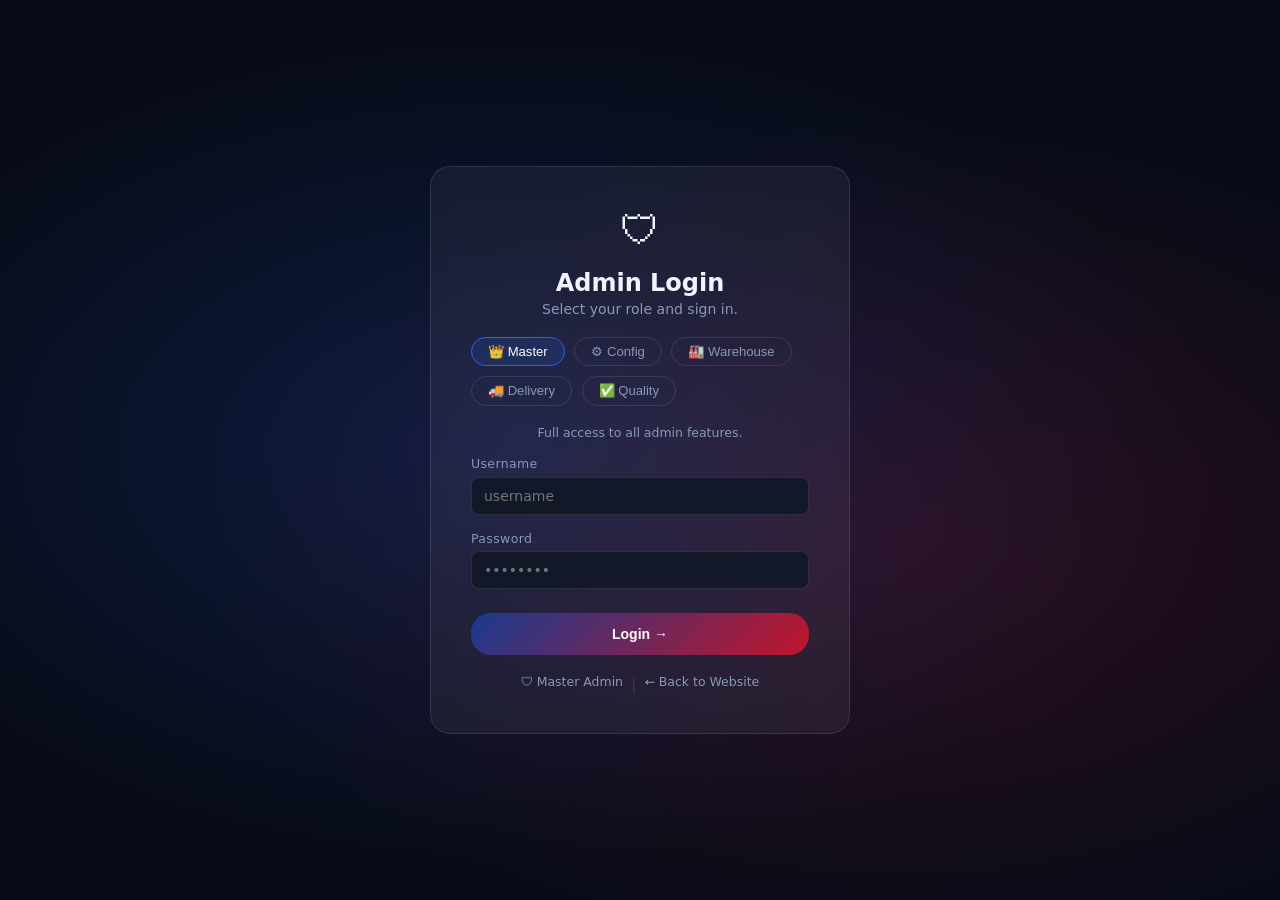
<file: admin-delivery.html>
<!DOCTYPE html>
<html lang="en">
<head>
<meta charset="UTF-8">
<meta name="viewport" content="width=device-width, initial-scale=1.0">
<title>Delivery Admin — Bista Group</title>
<link rel="stylesheet" href="css/admin-roles.css">
</head>
<body class="dl-theme">

<header class="role-header">
  <div class="role-header-left">
    <div class="role-icon">🚚</div>
    <div>
      <div class="role-title">Delivery Admin</div>
      <div class="role-subtitle" id="dl-admin-name">Loading…</div>
    </div>
  </div>
  <div class="role-header-right">
    <a href="index.html" target="_blank" class="btn-outline btn-sm">🌐 View Site</a>
    <button class="signout-btn" onclick="doSignOut()">Sign Out</button>
  </div>
</header>

<main class="role-body">

  <!-- Stats -->
  <div class="stats-row" id="dl-stats"></div>

  <!-- Orders Table -->
  <div class="role-card">
    <h3>🚚 Orders Ready for Delivery</h3>
    <div class="filter-bar">
      <select id="dl-filter" onchange="renderDLOrders()">
        <option value="">All Relevant Orders</option>
        <option value="warehouse_ready">Ready for Delivery</option>
        <option value="in_delivery">Out for Delivery</option>
        <option value="not_delivered">Not Delivered</option>
      </select>
      <button class="btn-primary btn-sm" onclick="renderDLOrders()">🔄 Refresh</button>
    </div>
    <div class="r-table-wrap"><div id="dl-orders-table"></div></div>
  </div>

  <!-- Detail Panel -->
  <div class="role-card detail-panel" id="dl-detail">
    <div class="detail-header">
      <h3>Order Detail &amp; Dispatch</h3>
      <button class="detail-close" onclick="closeDetail()">✕</button>
    </div>
    <div id="dl-detail-content"></div>
    <div id="dl-msg" class="form-msg"></div>
  </div>

</main>

<script src="js/data-service.js"></script>
<script>
const ALLOWED = ['master','delivery'];
let _session = null;

document.addEventListener('DOMContentLoaded', async () => {
  _session = DS.requireAuth(ALLOWED, 'admin-login.html');
  if (!_session) return;
  document.getElementById('dl-admin-name').textContent = _session.name + ' (' + _session.role + ')';
  await renderDLOrders();
  await renderDLStats();
});

async function renderDLStats() {
  const orders = await DS.getOrders();
  const ready   = orders.filter(o=>o.status==='warehouse_ready').length;
  const inDel   = orders.filter(o=>o.status==='in_delivery').length;
  const notDel  = orders.filter(o=>o.status==='not_delivered').length;
  const done    = orders.filter(o=>o.status==='delivered').length;
  const el = document.getElementById('dl-stats');
  if (el) el.innerHTML = [
    { num:ready,  lbl:'Ready to Dispatch', color:'#3b82f6' },
    { num:inDel,  lbl:'Out for Delivery',  color:'#8b5cf6' },
    { num:notDel, lbl:'Not Delivered',     color:'#ef4444' },
    { num:done,   lbl:'Delivered Today',   color:'#22c55e' }
  ].map(s=>`<div class="stat-box"><div class="stat-num" style="color:${s.color};">${s.num}</div><div class="stat-lbl">${s.lbl}</div></div>`).join('');
}

async function renderDLOrders() {
  const el = document.getElementById('dl-orders-table'); if (!el) return;
  el.innerHTML = '<p style="color:var(--text-muted);font-size:.84rem;padding:.5rem;">Loading…</p>';
  const filterVal = document.getElementById('dl-filter')?.value;
  const all = await DS.getOrders();
  const orders = filterVal
    ? all.filter(o=>o.status===filterVal)
    : all.filter(o=>['warehouse_ready','in_delivery','not_delivered'].includes(o.status));
  if (!orders.length) { el.innerHTML='<p style="color:var(--text-muted);font-size:.84rem;padding:.5rem;">No orders to dispatch.</p>'; return; }
  el.innerHTML=`<table class="r-table"><thead><tr><th>Order ID</th><th>Customer</th><th>Address</th><th>Provider</th><th>Status</th><th>Date</th><th>Action</th></tr></thead><tbody>
    ${orders.map(o=>{
      const si=DS.statusInfo(o.status);
      const cust=Object.values(o.customer||{})[0]||'—';
      const addr=o.customer?.['Address']||o.customer?.address||'—';
      const date=o.createdAt?new Date(o.createdAt).toLocaleDateString():'—';
      return `<tr><td><code style="font-size:.73rem;">${esc(o.id)}</code></td>
        <td>${esc(cust)}</td>
        <td style="max-width:160px;overflow:hidden;text-overflow:ellipsis;white-space:nowrap;" title="${esc(addr)}">${esc(addr)}</td>
        <td>${esc(o.provider||o.fulfillment||'—')}</td>
        <td><span class="status-badge" style="background:${si.color}22;color:${si.color};border:1px solid ${si.color}44;">${si.icon} ${si.label}</span></td>
        <td>${date}</td>
        <td><button class="btn-primary btn-sm" onclick="openDetail('${esc(o.id)}')">Manage</button></td></tr>`;
    }).join('')}</tbody></table>`;
}

async function openDetail(orderId) {
  const orders = await DS.getOrders();
  const o = orders.find(x=>x.id===orderId); if(!o) return;
  const si = DS.statusInfo(o.status);
  const cust = Object.entries(o.customer||{}).map(([k,v])=>`<div class="detail-row"><span class="detail-label">${esc(k)}</span><span>${esc(v)}</span></div>`).join('');
  const msg = document.getElementById('dl-msg');
  if (msg) { msg.className='form-msg'; msg.textContent=''; }
  document.getElementById('dl-detail-content').innerHTML=`
    <div class="detail-grid">
      <div>
        <div class="detail-row"><span class="detail-label">Order ID</span><code style="font-size:.78rem;">${esc(o.id)}</code></div>
        <div class="detail-row"><span class="detail-label">Status</span><span class="status-badge" style="background:${si.color}22;color:${si.color};border:1px solid ${si.color}44;">${si.icon} ${si.label}</span></div>
        <div class="detail-row"><span class="detail-label">Fulfillment</span><span>${esc(o.fulfillment||'—')}</span></div>
        <div class="detail-row"><span class="detail-label">Provider</span><span>${esc(o.provider||'—')}</span></div>
        <div class="detail-row"><span class="detail-label">Total</span><span>रू ${(o.total||0).toLocaleString()}</span></div>
        <div class="detail-row"><span class="detail-label">Date</span><span>${o.createdAt?new Date(o.createdAt).toLocaleString():'—'}</span></div>
      </div>
      <div>
        <div style="font-size:.8rem;font-weight:600;color:var(--text-muted);margin-bottom:.4rem;">CUSTOMER</div>
        ${cust}
      </div>
    </div>
    <h4 style="margin:.8rem 0 .6rem;font-size:.9rem;">Update Delivery Status</h4>
    <div style="display:flex;gap:.8rem;flex-wrap:wrap;">
      <div class="form-group" style="flex:1;min-width:180px;">
        <label>New Status</label>
        <select id="dl-new-status">
          <option value="in_delivery"   ${o.status==='in_delivery'?'selected':''}>🟣 Out for Delivery</option>
          <option value="not_delivered" ${o.status==='not_delivered'?'selected':''}>🔴 Not Delivered</option>
        </select>
      </div>
      <div class="form-group" style="flex:1;min-width:180px;">
        <label>Comment (optional)</label>
        <input type="text" id="dl-comment" placeholder="e.g. Driver dispatched...">
      </div>
    </div>
    <button class="btn-primary" onclick="updateDLStatus('${esc(o.id)}')">✓ Update Status</button>`;
  const panel = document.getElementById('dl-detail');
  panel.classList.add('open');
  panel.scrollIntoView({ behavior:'smooth' });
}

async function updateDLStatus(orderId) {
  const status  = document.getElementById('dl-new-status')?.value;
  const comment = document.getElementById('dl-comment')?.value.trim()||'';
  const msg = document.getElementById('dl-msg');
  try {
    await DS.updateOrderStatus(orderId, status, comment, _session?.name||'Delivery');
    msg.textContent='✓ Status updated!'; msg.className='form-msg success';
    await renderDLOrders(); await renderDLStats();
    setTimeout(()=>{ msg.className='form-msg'; closeDetail(); }, 1500);
  } catch(e) { msg.textContent='Error updating status.'; msg.className='form-msg error'; }
}

function closeDetail() { document.getElementById('dl-detail')?.classList.remove('open'); }

function doSignOut() {
  if (!confirm('Sign out?')) return;
  DS.clearSession(); window.location.href = 'admin-login.html';
}

function esc(s) { return String(s||'').replace(/&/g,'&amp;').replace(/</g,'&lt;').replace(/>/g,'&gt;').replace(/"/g,'&quot;'); }
</script>
</body>
</html>
</file>
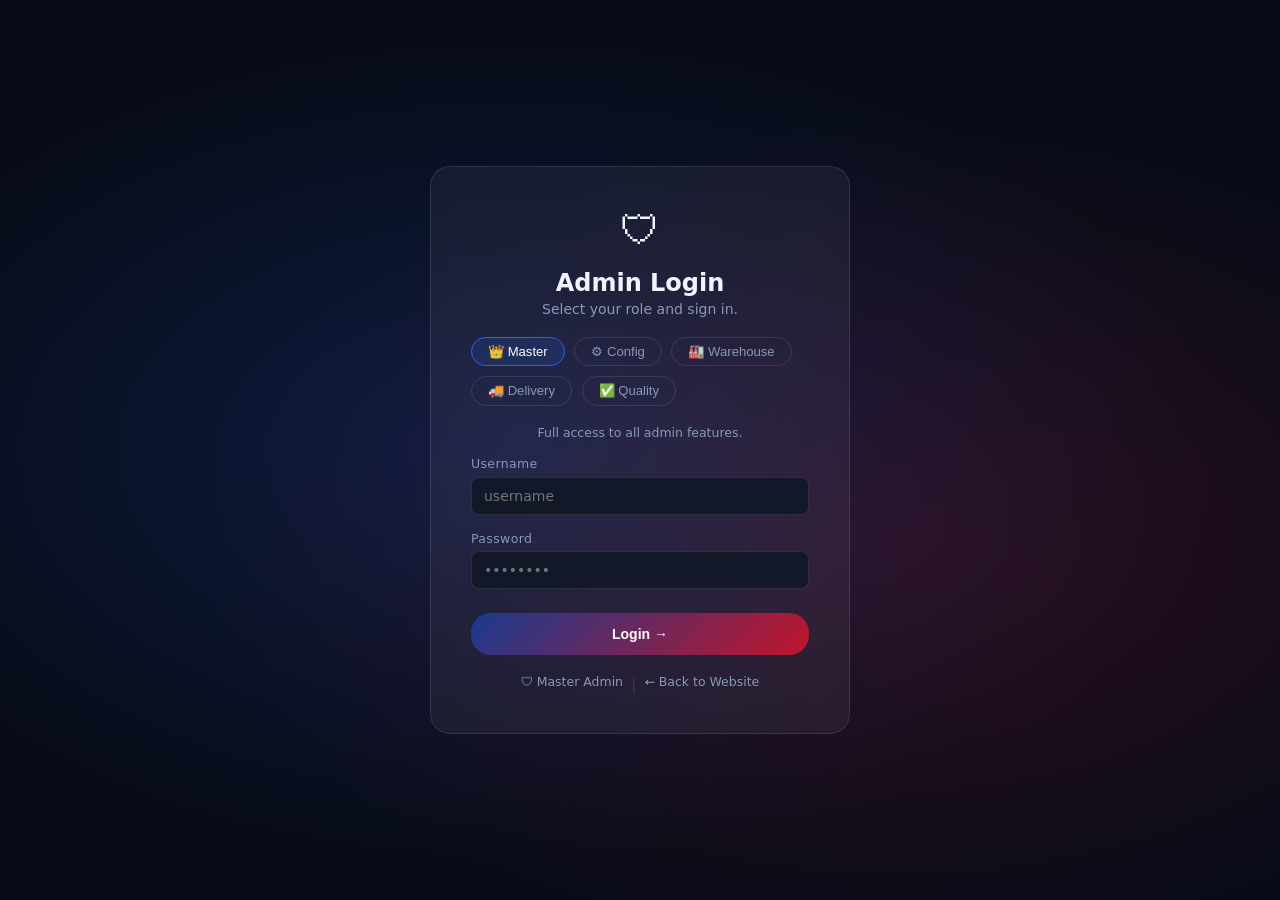
<file: admin-login.html>
<!DOCTYPE html>
<html lang="en">
<head>
<meta charset="UTF-8">
<meta name="viewport" content="width=device-width, initial-scale=1.0">
<title>Admin Login — Bista Group</title>
<link rel="stylesheet" href="css/admin.css">
<style>
  .role-chips { display:flex; flex-wrap:wrap; gap:.6rem; margin-bottom:1.2rem; }
  .role-chip {
    padding:.4rem 1rem; border-radius:20px; border:1px solid var(--border);
    background:none; color:var(--text-muted); cursor:pointer; font-size:.82rem;
    transition:all .2s;
  }
  .role-chip:hover, .role-chip.active {
    border-color:var(--accent); color:#fff; background:rgba(37,99,235,.15);
  }
  .role-hint { font-size:.78rem; color:var(--text-muted); text-align:center; margin-top:.6rem; min-height:1.2em; }
  .login-portal-links { display:flex; flex-wrap:wrap; gap:.5rem; justify-content:center; margin-top:1.2rem; }
  .login-portal-links a { font-size:.78rem; color:var(--text-muted); text-decoration:none; transition:color .2s; }
  .login-portal-links a:hover { color:#fff; }
</style>
</head>
<body>

<div id="admin-login" class="login-screen">
  <div class="login-box" style="max-width:420px;">
    <div class="login-logo">🛡</div>
    <h2 style="margin-bottom:.3rem;">Admin Login</h2>
    <p style="margin-bottom:1.2rem;">Select your role and sign in.</p>

    <div class="role-chips" id="role-chips">
      <button class="role-chip active" data-role="master"    onclick="selectRole(this)">👑 Master</button>
      <button class="role-chip" data-role="config"           onclick="selectRole(this)">⚙ Config</button>
      <button class="role-chip" data-role="warehouse"        onclick="selectRole(this)">🏭 Warehouse</button>
      <button class="role-chip" data-role="delivery"         onclick="selectRole(this)">🚚 Delivery</button>
      <button class="role-chip" data-role="quality"          onclick="selectRole(this)">✅ Quality</button>
    </div>
    <div class="role-hint" id="role-hint">Full access to all admin features.</div>

    <div class="field-group" style="margin-top:1rem;"><label>Username</label><input type="text" id="admin-user" placeholder="username" autocomplete="username"></div>
    <div class="field-group"><label>Password</label><input type="password" id="admin-pass" placeholder="••••••••" autocomplete="current-password"></div>
    <div id="admin-login-msg" class="login-error"></div>
    <button class="save-btn full-width" onclick="doLogin()">Login →</button>
    <div class="login-portal-links">
      <a href="admin.html">🛡 Master Admin</a>
      <span style="color:var(--border);">|</span>
      <a href="index.html">← Back to Website</a>
    </div>
  </div>
</div>

<script src="js/data-service.js"></script>
<script>
const ROLE_HINTS = {
  master:    'Full access to all admin features.',
  config:    'Manage website content, products and design.',
  warehouse: 'View and update warehouse order status.',
  delivery:  'Manage delivery dispatch and tracking.',
  quality:   'Confirm deliveries and record customer feedback.'
};
const ROLE_PORTALS = {
  master:    'admin.html',
  config:    'admin.html',
  warehouse: 'admin-warehouse.html',
  delivery:  'admin-delivery.html',
  quality:   'admin-quality.html'
};

let selectedRole = 'master';

function selectRole(btn) {
  document.querySelectorAll('.role-chip').forEach(c=>c.classList.remove('active'));
  btn.classList.add('active');
  selectedRole = btn.dataset.role;
  document.getElementById('role-hint').textContent = ROLE_HINTS[selectedRole] || '';
}

async function doLogin() {
  const u = document.getElementById('admin-user').value.trim();
  const p = document.getElementById('admin-pass').value;
  const msgEl = document.getElementById('admin-login-msg');
  msgEl.style.display = 'none';

  try {
    const admin = await DS.getAdminByCredentials(u, p);
    if (admin) {
      DS.setSession({ id:admin.id, name:admin.name, role:admin.role, username:admin.username });
      window.location.href = ROLE_PORTALS[admin.role] || 'admin.html';
      return;
    }
  } catch(e) {}

  // Hardcoded master fallback
  if (u === 'admin' && p === 'bista2025' && selectedRole === 'master') {
    DS.setSession({ id:'master', name:'Master Admin', role:'master', username:'admin' });
    window.location.href = 'admin.html';
    return;
  }

  msgEl.textContent = 'Invalid credentials or wrong role.';
  msgEl.style.display = 'block';
}

document.addEventListener('DOMContentLoaded', () => {
  document.getElementById('admin-user').addEventListener('keydown', e => { if(e.key==='Enter') document.getElementById('admin-pass').focus(); });
  document.getElementById('admin-pass').addEventListener('keydown', e => { if(e.key==='Enter') doLogin(); });
});
</script>
</body>
</html>
</file>
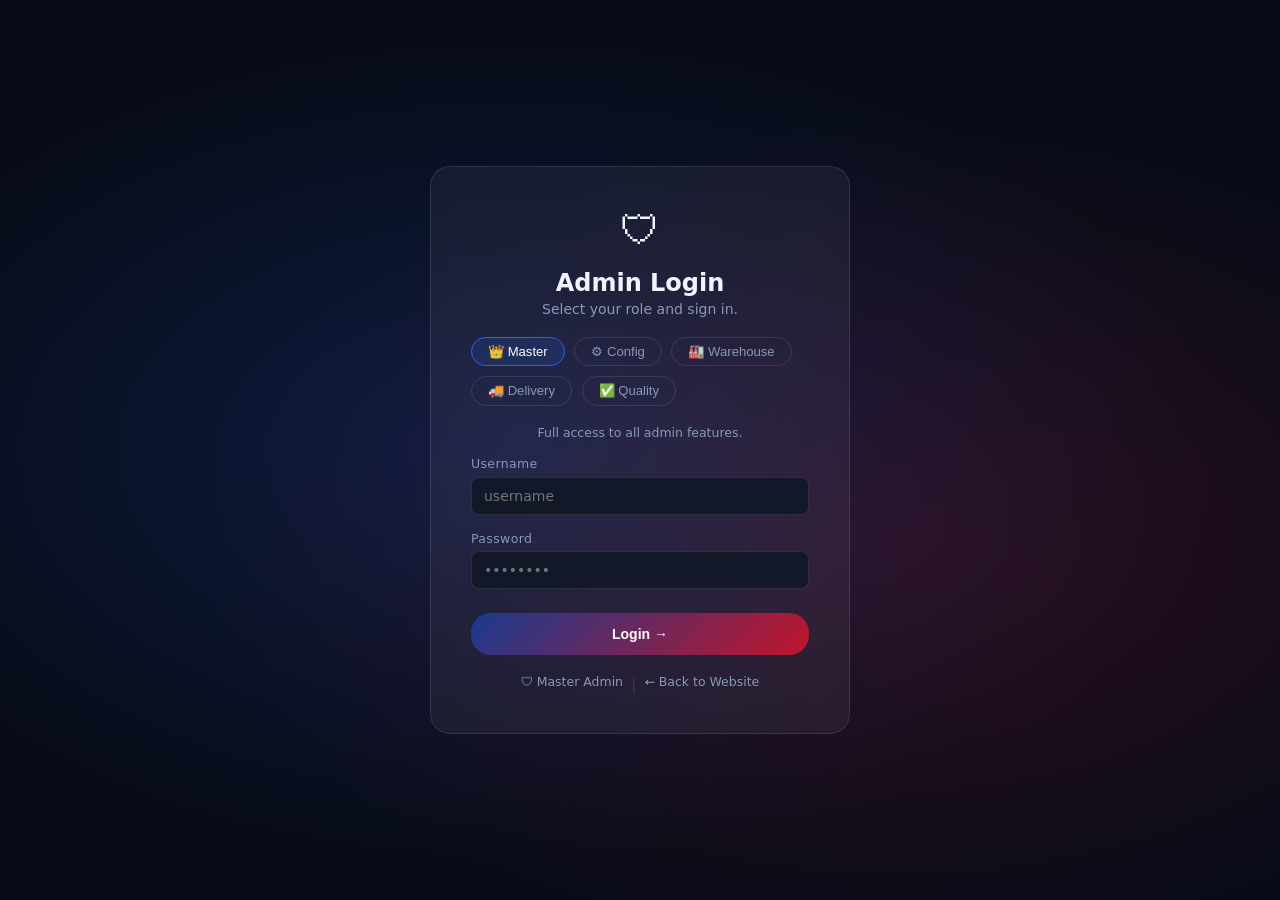
<file: admin-quality.html>
<!DOCTYPE html>
<html lang="en">
<head>
<meta charset="UTF-8">
<meta name="viewport" content="width=device-width, initial-scale=1.0">
<title>Quality Admin — Bista Group</title>
<link rel="stylesheet" href="css/admin-roles.css">
</head>
<body class="ql-theme">

<header class="role-header">
  <div class="role-header-left">
    <div class="role-icon">✅</div>
    <div>
      <div class="role-title">Quality Admin</div>
      <div class="role-subtitle" id="ql-admin-name">Loading…</div>
    </div>
  </div>
  <div class="role-header-right">
    <a href="index.html" target="_blank" class="btn-outline btn-sm">🌐 View Site</a>
    <button class="signout-btn" onclick="doSignOut()">Sign Out</button>
  </div>
</header>

<main class="role-body">

  <!-- Stats -->
  <div class="stats-row" id="ql-stats"></div>

  <!-- Orders Table -->
  <div class="role-card">
    <h3>✅ Delivery Confirmation</h3>
    <div class="filter-bar">
      <select id="ql-filter" onchange="renderQLOrders()">
        <option value="">All Relevant Orders</option>
        <option value="in_delivery">Out for Delivery</option>
        <option value="delivered">Delivered</option>
        <option value="not_delivered">Not Delivered</option>
      </select>
      <button class="btn-primary btn-sm" onclick="renderQLOrders()">🔄 Refresh</button>
    </div>
    <div class="r-table-wrap"><div id="ql-orders-table"></div></div>
  </div>

  <!-- Detail Panel -->
  <div class="role-card detail-panel" id="ql-detail">
    <div class="detail-header">
      <h3>Confirm Delivery &amp; Feedback</h3>
      <button class="detail-close" onclick="closeDetail()">✕</button>
    </div>
    <div id="ql-detail-content"></div>
    <div id="ql-msg" class="form-msg"></div>
  </div>

</main>

<script src="js/data-service.js"></script>
<script>
const ALLOWED = ['master','quality'];
let _session = null;

document.addEventListener('DOMContentLoaded', async () => {
  _session = DS.requireAuth(ALLOWED, 'admin-login.html');
  if (!_session) return;
  document.getElementById('ql-admin-name').textContent = _session.name + ' (' + _session.role + ')';
  await renderQLOrders();
  await renderQLStats();
});

async function renderQLStats() {
  const orders = await DS.getOrders();
  const inDel   = orders.filter(o=>o.status==='in_delivery').length;
  const deliv   = orders.filter(o=>o.status==='delivered').length;
  const notDel  = orders.filter(o=>o.status==='not_delivered').length;
  const total   = orders.length;
  const el = document.getElementById('ql-stats');
  if (el) el.innerHTML = [
    { num:inDel,  lbl:'Awaiting Confirmation', color:'#8b5cf6' },
    { num:deliv,  lbl:'Delivered',             color:'#22c55e' },
    { num:notDel, lbl:'Not Delivered',         color:'#ef4444' },
    { num:total,  lbl:'Total Orders',          color:'#60a5fa' }
  ].map(s=>`<div class="stat-box"><div class="stat-num" style="color:${s.color};">${s.num}</div><div class="stat-lbl">${s.lbl}</div></div>`).join('');
}

async function renderQLOrders() {
  const el = document.getElementById('ql-orders-table'); if (!el) return;
  el.innerHTML = '<p style="color:var(--text-muted);font-size:.84rem;padding:.5rem;">Loading…</p>';
  const filterVal = document.getElementById('ql-filter')?.value;
  const all = await DS.getOrders();
  const orders = filterVal
    ? all.filter(o=>o.status===filterVal)
    : all.filter(o=>['in_delivery','delivered','not_delivered'].includes(o.status));
  if (!orders.length) { el.innerHTML='<p style="color:var(--text-muted);font-size:.84rem;padding:.5rem;">No orders pending confirmation.</p>'; return; }
  el.innerHTML=`<table class="r-table"><thead><tr><th>Order ID</th><th>Customer</th><th>Items</th><th>Total</th><th>Status</th><th>Feedback</th><th>Date</th><th>Action</th></tr></thead><tbody>
    ${orders.map(o=>{
      const si=DS.statusInfo(o.status);
      const cust=Object.values(o.customer||{})[0]||'—';
      const items=(o.items||[]).map(i=>i.name+'×'+i.qty).join(', ');
      const date=o.createdAt?new Date(o.createdAt).toLocaleDateString():'—';
      const feedback=o.customerFeedback?'⭐'+o.customerRating+'/5':'—';
      return `<tr><td><code style="font-size:.73rem;">${esc(o.id)}</code></td>
        <td>${esc(cust)}</td>
        <td style="max-width:140px;overflow:hidden;text-overflow:ellipsis;white-space:nowrap;" title="${esc(items)}">${esc(items)}</td>
        <td>रू ${(o.total||0).toLocaleString()}</td>
        <td><span class="status-badge" style="background:${si.color}22;color:${si.color};border:1px solid ${si.color}44;">${si.icon} ${si.label}</span></td>
        <td>${esc(feedback)}</td>
        <td>${date}</td>
        <td><button class="btn-primary btn-sm" onclick="openDetail('${esc(o.id)}')">Confirm</button></td></tr>`;
    }).join('')}</tbody></table>`;
}

async function openDetail(orderId) {
  const orders = await DS.getOrders();
  const o = orders.find(x=>x.id===orderId); if(!o) return;
  const si = DS.statusInfo(o.status);
  const cust = Object.entries(o.customer||{}).map(([k,v])=>`<div class="detail-row"><span class="detail-label">${esc(k)}</span><span>${esc(v)}</span></div>`).join('');
  const msg = document.getElementById('ql-msg');
  if (msg) { msg.className='form-msg'; msg.textContent=''; }
  document.getElementById('ql-detail-content').innerHTML=`
    <div class="detail-grid">
      <div>
        <div class="detail-row"><span class="detail-label">Order ID</span><code style="font-size:.78rem;">${esc(o.id)}</code></div>
        <div class="detail-row"><span class="detail-label">Status</span><span class="status-badge" style="background:${si.color}22;color:${si.color};border:1px solid ${si.color}44;">${si.icon} ${si.label}</span></div>
        <div class="detail-row"><span class="detail-label">Gateway</span><span>${esc(o.gateway||'—')}</span></div>
        <div class="detail-row"><span class="detail-label">Total</span><span>रू ${(o.total||0).toLocaleString()}</span></div>
        <div class="detail-row"><span class="detail-label">Date</span><span>${o.createdAt?new Date(o.createdAt).toLocaleString():'—'}</span></div>
      </div>
      <div>
        <div style="font-size:.8rem;font-weight:600;color:var(--text-muted);margin-bottom:.4rem;">CUSTOMER</div>
        ${cust}
      </div>
    </div>
    <h4 style="margin:.8rem 0 .6rem;font-size:.9rem;">Confirm Delivery Outcome</h4>
    <div style="display:flex;gap:.8rem;flex-wrap:wrap;">
      <div class="form-group" style="flex:1;min-width:180px;">
        <label>Delivery Result</label>
        <select id="ql-new-status">
          <option value="delivered"     ${o.status==='delivered'?'selected':''}>🟢 Delivered Successfully</option>
          <option value="not_delivered" ${o.status==='not_delivered'?'selected':''}>🔴 Not Delivered</option>
        </select>
      </div>
      <div class="form-group" style="flex:1;min-width:180px;">
        <label>Comment</label>
        <input type="text" id="ql-comment" placeholder="e.g. Customer received package">
      </div>
    </div>
    <h4 style="margin:.8rem 0 .6rem;font-size:.9rem;">Customer Feedback (optional)</h4>
    <div style="display:flex;gap:.8rem;flex-wrap:wrap;">
      <div class="form-group" style="min-width:140px;">
        <label>Rating (1–5)</label>
        <select id="ql-rating">
          <option value="">—</option>
          <option value="5">⭐⭐⭐⭐⭐ (5)</option>
          <option value="4">⭐⭐⭐⭐ (4)</option>
          <option value="3">⭐⭐⭐ (3)</option>
          <option value="2">⭐⭐ (2)</option>
          <option value="1">⭐ (1)</option>
        </select>
      </div>
      <div class="form-group" style="flex:1;">
        <label>Feedback</label>
        <input type="text" id="ql-feedback" placeholder="Customer's comment..." value="${esc(o.customerFeedback||'')}">
      </div>
    </div>
    <button class="btn-primary" onclick="updateQLStatus('${esc(o.id)}')">✓ Save &amp; Confirm</button>`;
  const panel = document.getElementById('ql-detail');
  panel.classList.add('open');
  panel.scrollIntoView({ behavior:'smooth' });
}

async function updateQLStatus(orderId) {
  const status   = document.getElementById('ql-new-status')?.value;
  const comment  = document.getElementById('ql-comment')?.value.trim()||'';
  const rating   = document.getElementById('ql-rating')?.value;
  const feedback = document.getElementById('ql-feedback')?.value.trim()||'';
  const msg = document.getElementById('ql-msg');
  try {
    await DS.updateOrderStatus(orderId, status, comment, _session?.name||'Quality');
    if (feedback) {
      await DS.updateOrderField(orderId, 'customerFeedback', feedback);
    }
    if (rating) {
      await DS.updateOrderField(orderId, 'customerRating', parseInt(rating));
    }
    msg.textContent='✓ Delivery confirmed!'; msg.className='form-msg success';
    await renderQLOrders(); await renderQLStats();
    setTimeout(()=>{ msg.className='form-msg'; closeDetail(); }, 1500);
  } catch(e) { msg.textContent='Error saving status.'; msg.className='form-msg error'; }
}

function closeDetail() { document.getElementById('ql-detail')?.classList.remove('open'); }

function doSignOut() {
  if (!confirm('Sign out?')) return;
  DS.clearSession(); window.location.href = 'admin-login.html';
}

function esc(s) { return String(s||'').replace(/&/g,'&amp;').replace(/</g,'&lt;').replace(/>/g,'&gt;').replace(/"/g,'&quot;'); }
</script>
</body>
</html>
</file>
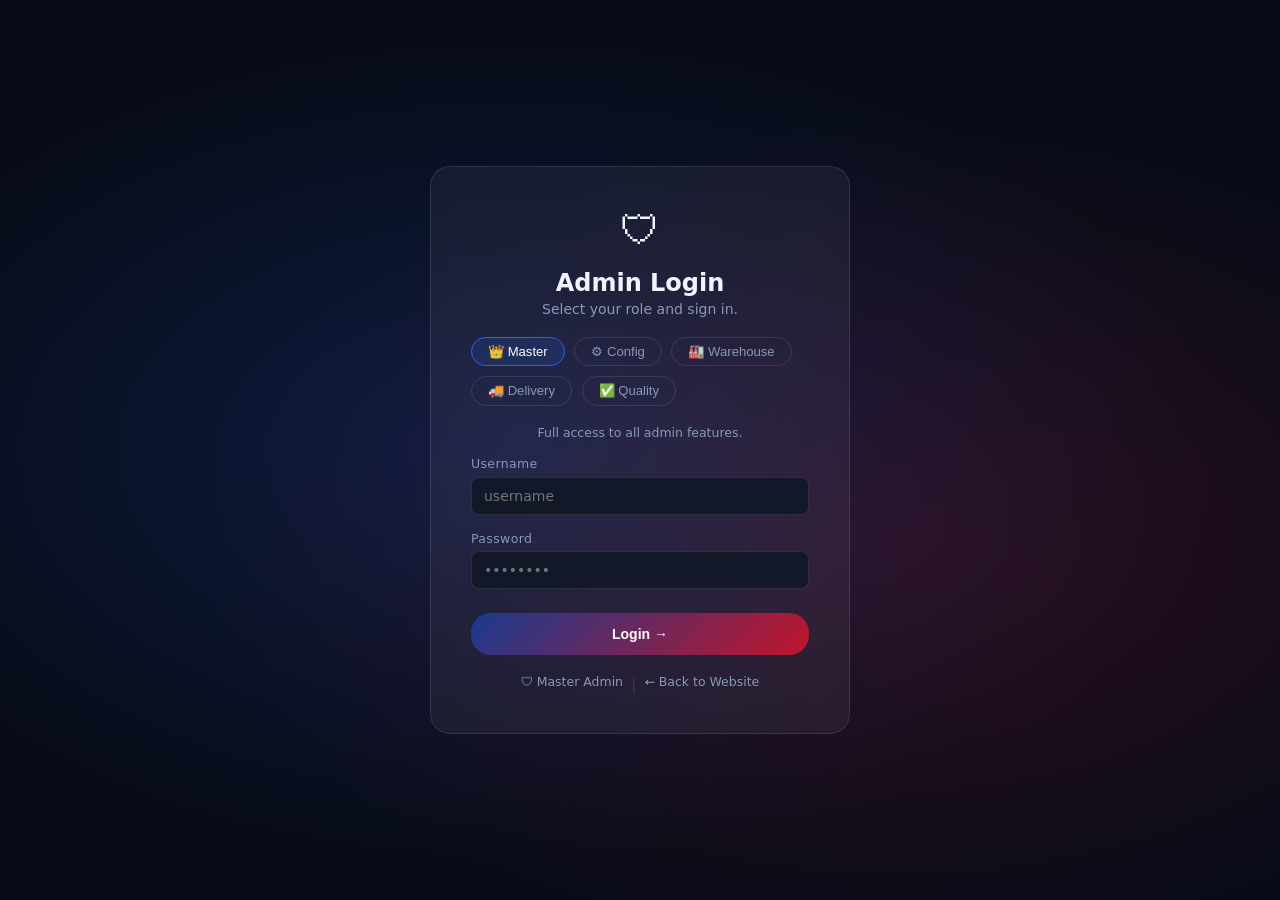
<file: admin-warehouse.html>
<!DOCTYPE html>
<html lang="en">
<head>
<meta charset="UTF-8">
<meta name="viewport" content="width=device-width, initial-scale=1.0">
<title>Warehouse Admin — Bista Group</title>
<link rel="stylesheet" href="css/admin-roles.css">
</head>
<body class="wh-theme">

<header class="role-header">
  <div class="role-header-left">
    <div class="role-icon">🏭</div>
    <div>
      <div class="role-title">Warehouse Admin</div>
      <div class="role-subtitle" id="wh-admin-name">Loading…</div>
    </div>
  </div>
  <div class="role-header-right">
    <a href="index.html" target="_blank" class="btn-outline btn-sm">🌐 View Site</a>
    <button class="signout-btn" onclick="doSignOut()">Sign Out</button>
  </div>
</header>

<main class="role-body">

  <!-- Stats -->
  <div class="stats-row" id="wh-stats"></div>

  <!-- Orders Table -->
  <div class="role-card">
    <h3>📦 Incoming Orders</h3>
    <div class="filter-bar">
      <select id="wh-filter" onchange="renderWHOrders()">
        <option value="">All Relevant Orders</option>
        <option value="pending">Order Placed</option>
        <option value="warehouse_processing">At Warehouse</option>
        <option value="warehouse_ready">Ready for Delivery</option>
        <option value="not_ready">Not Ready</option>
      </select>
      <button class="btn-primary btn-sm" onclick="renderWHOrders()">🔄 Refresh</button>
    </div>
    <div class="r-table-wrap"><div id="wh-orders-table"></div></div>
  </div>

  <!-- Detail Panel -->
  <div class="role-card detail-panel" id="wh-detail">
    <div class="detail-header">
      <h3>Order Detail &amp; Status Update</h3>
      <button class="detail-close" onclick="closeDetail()">✕</button>
    </div>
    <div id="wh-detail-content"></div>
    <div id="wh-msg" class="form-msg"></div>
  </div>

</main>

<script src="js/data-service.js"></script>
<script>
const ALLOWED = ['master','warehouse'];
let _session = null;

document.addEventListener('DOMContentLoaded', async () => {
  _session = DS.requireAuth(ALLOWED, 'admin-login.html');
  if (!_session) return;
  document.getElementById('wh-admin-name').textContent = _session.name + ' (' + _session.role + ')';
  await renderWHOrders();
  await renderWHStats();
});

async function renderWHStats() {
  const orders = await DS.getOrders();
  const pending    = orders.filter(o=>o.status==='pending').length;
  const processing = orders.filter(o=>o.status==='warehouse_processing').length;
  const ready      = orders.filter(o=>o.status==='warehouse_ready').length;
  const notReady   = orders.filter(o=>o.status==='not_ready').length;
  const el = document.getElementById('wh-stats');
  if (el) el.innerHTML = [
    { num:pending,    lbl:'New Orders',       color:'#f59e0b' },
    { num:processing, lbl:'In Processing',    color:'#f97316' },
    { num:ready,      lbl:'Ready for Delivery',color:'#3b82f6' },
    { num:notReady,   lbl:'Not Ready',        color:'#ef4444' }
  ].map(s=>`<div class="stat-box"><div class="stat-num" style="color:${s.color};">${s.num}</div><div class="stat-lbl">${s.lbl}</div></div>`).join('');
}

async function renderWHOrders() {
  const el = document.getElementById('wh-orders-table'); if (!el) return;
  el.innerHTML = '<p style="color:var(--text-muted);font-size:.84rem;padding:.5rem;">Loading…</p>';
  const filterVal = document.getElementById('wh-filter')?.value;
  const all = await DS.getOrders();
  const orders = filterVal
    ? all.filter(o=>o.status===filterVal)
    : all.filter(o=>['pending','warehouse_processing','warehouse_ready','not_ready'].includes(o.status));
  if (!orders.length) { el.innerHTML='<p style="color:var(--text-muted);font-size:.84rem;padding:.5rem;">No orders in this category.</p>'; return; }
  el.innerHTML=`<table class="r-table"><thead><tr><th>Order ID</th><th>Customer</th><th>Items</th><th>Total</th><th>Status</th><th>Date</th><th>Action</th></tr></thead><tbody>
    ${orders.map(o=>{
      const si=DS.statusInfo(o.status);
      const cust=Object.values(o.customer||{})[0]||'—';
      const items=(o.items||[]).map(i=>i.name+'×'+i.qty).join(', ');
      const date=o.createdAt?new Date(o.createdAt).toLocaleDateString():'—';
      return `<tr><td><code style="font-size:.73rem;">${esc(o.id)}</code></td>
        <td>${esc(cust)}</td>
        <td style="max-width:150px;overflow:hidden;text-overflow:ellipsis;white-space:nowrap;" title="${esc(items)}">${esc(items)}</td>
        <td>रू ${(o.total||0).toLocaleString()}</td>
        <td><span class="status-badge" style="background:${si.color}22;color:${si.color};border:1px solid ${si.color}44;">${si.icon} ${si.label}</span></td>
        <td>${date}</td>
        <td><button class="btn-primary btn-sm" onclick="openDetail('${esc(o.id)}')">Update</button></td></tr>`;
    }).join('')}</tbody></table>`;
}

async function openDetail(orderId) {
  const orders = await DS.getOrders();
  const o = orders.find(x=>x.id===orderId); if(!o) return;
  const si = DS.statusInfo(o.status);
  const cust = Object.entries(o.customer||{}).map(([k,v])=>`<div class="detail-row"><span class="detail-label">${esc(k)}</span><span>${esc(v)}</span></div>`).join('');
  const items = (o.items||[]).map(i=>`<div class="detail-row"><span>${esc(i.name)} × ${i.qty}</span><span>रू ${(i.price*i.qty).toLocaleString()}</span></div>`).join('');
  const content = document.getElementById('wh-detail-content');
  const msg = document.getElementById('wh-msg');
  if (msg) { msg.className='form-msg'; msg.textContent=''; }
  content.innerHTML=`
    <div class="detail-grid">
      <div>
        <div class="detail-row"><span class="detail-label">Order ID</span><code style="font-size:.78rem;">${esc(o.id)}</code></div>
        <div class="detail-row"><span class="detail-label">Current Status</span><span class="status-badge" style="background:${si.color}22;color:${si.color};border:1px solid ${si.color}44;">${si.icon} ${si.label}</span></div>
        <div class="detail-row"><span class="detail-label">Date</span><span>${o.createdAt?new Date(o.createdAt).toLocaleString():'—'}</span></div>
        <div class="detail-row"><span class="detail-label">Fulfillment</span><span>${esc(o.fulfillment||'—')} ${o.provider?'· '+o.provider:''}</span></div>
        <div class="detail-row"><span class="detail-label">Total</span><span>रू ${(o.total||0).toLocaleString()}</span></div>
        <div class="detail-row"><span class="detail-label">Gateway</span><span>${esc(o.gateway||'—')}</span></div>
      </div>
      <div>
        <div style="font-size:.8rem;font-weight:600;color:var(--text-muted);margin-bottom:.4rem;">CUSTOMER</div>
        ${cust}
        <div style="font-size:.8rem;font-weight:600;color:var(--text-muted);margin:.8rem 0 .4rem;">ITEMS</div>
        ${items}
      </div>
    </div>
    <h4 style="margin:.8rem 0 .6rem;font-size:.9rem;">Update Warehouse Status</h4>
    <div style="display:flex;gap:.8rem;flex-wrap:wrap;">
      <div class="form-group" style="flex:1;min-width:180px;">
        <label>New Status</label>
        <select id="wh-new-status">
          <option value="warehouse_processing" ${o.status==='warehouse_processing'?'selected':''}>🟠 At Warehouse (Processing)</option>
          <option value="warehouse_ready"      ${o.status==='warehouse_ready'?'selected':''}>🔵 Ready for Delivery</option>
          <option value="not_ready"            ${o.status==='not_ready'?'selected':''}>🔴 Not Ready</option>
        </select>
      </div>
      <div class="form-group" style="flex:1;min-width:180px;">
        <label>Comment (optional)</label>
        <input type="text" id="wh-comment" placeholder="e.g. Awaiting stock...">
      </div>
    </div>
    <button class="btn-primary" onclick="updateWHStatus('${esc(o.id)}')">✓ Update Status</button>`;
  const panel = document.getElementById('wh-detail');
  panel.classList.add('open');
  panel.scrollIntoView({ behavior:'smooth' });
}

async function updateWHStatus(orderId) {
  const status  = document.getElementById('wh-new-status')?.value;
  const comment = document.getElementById('wh-comment')?.value.trim()||'';
  const msg = document.getElementById('wh-msg');
  try {
    await DS.updateOrderStatus(orderId, status, comment, _session?.name||'Warehouse');
    msg.textContent='✓ Status updated!'; msg.className='form-msg success';
    await renderWHOrders(); await renderWHStats();
    setTimeout(()=>{ msg.className='form-msg'; closeDetail(); }, 1500);
  } catch(e) { msg.textContent='Error updating status.'; msg.className='form-msg error'; }
}

function closeDetail() {
  document.getElementById('wh-detail')?.classList.remove('open');
}

function doSignOut() {
  if (!confirm('Sign out?')) return;
  DS.clearSession();
  window.location.href = 'admin-login.html';
}

function esc(s) { return String(s||'').replace(/&/g,'&amp;').replace(/</g,'&lt;').replace(/>/g,'&gt;').replace(/"/g,'&quot;'); }
</script>
</body>
</html>
</file>
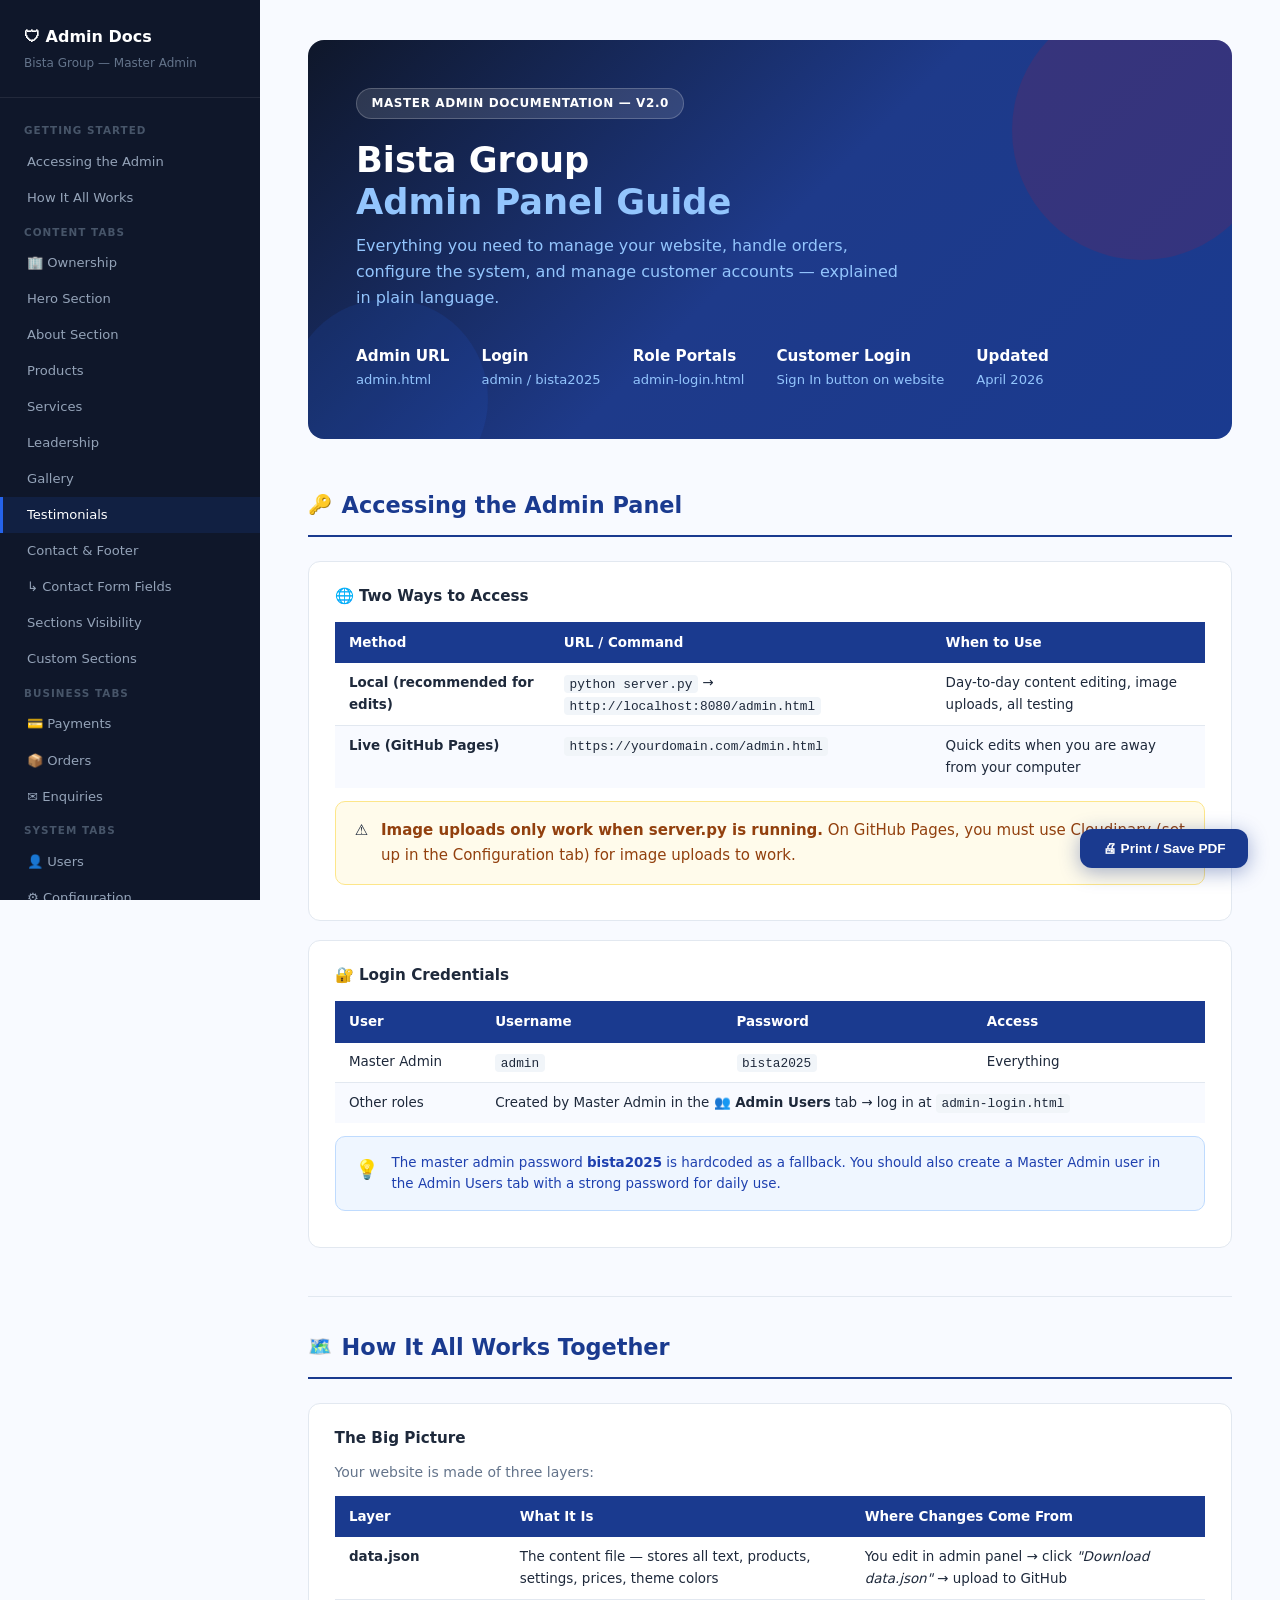
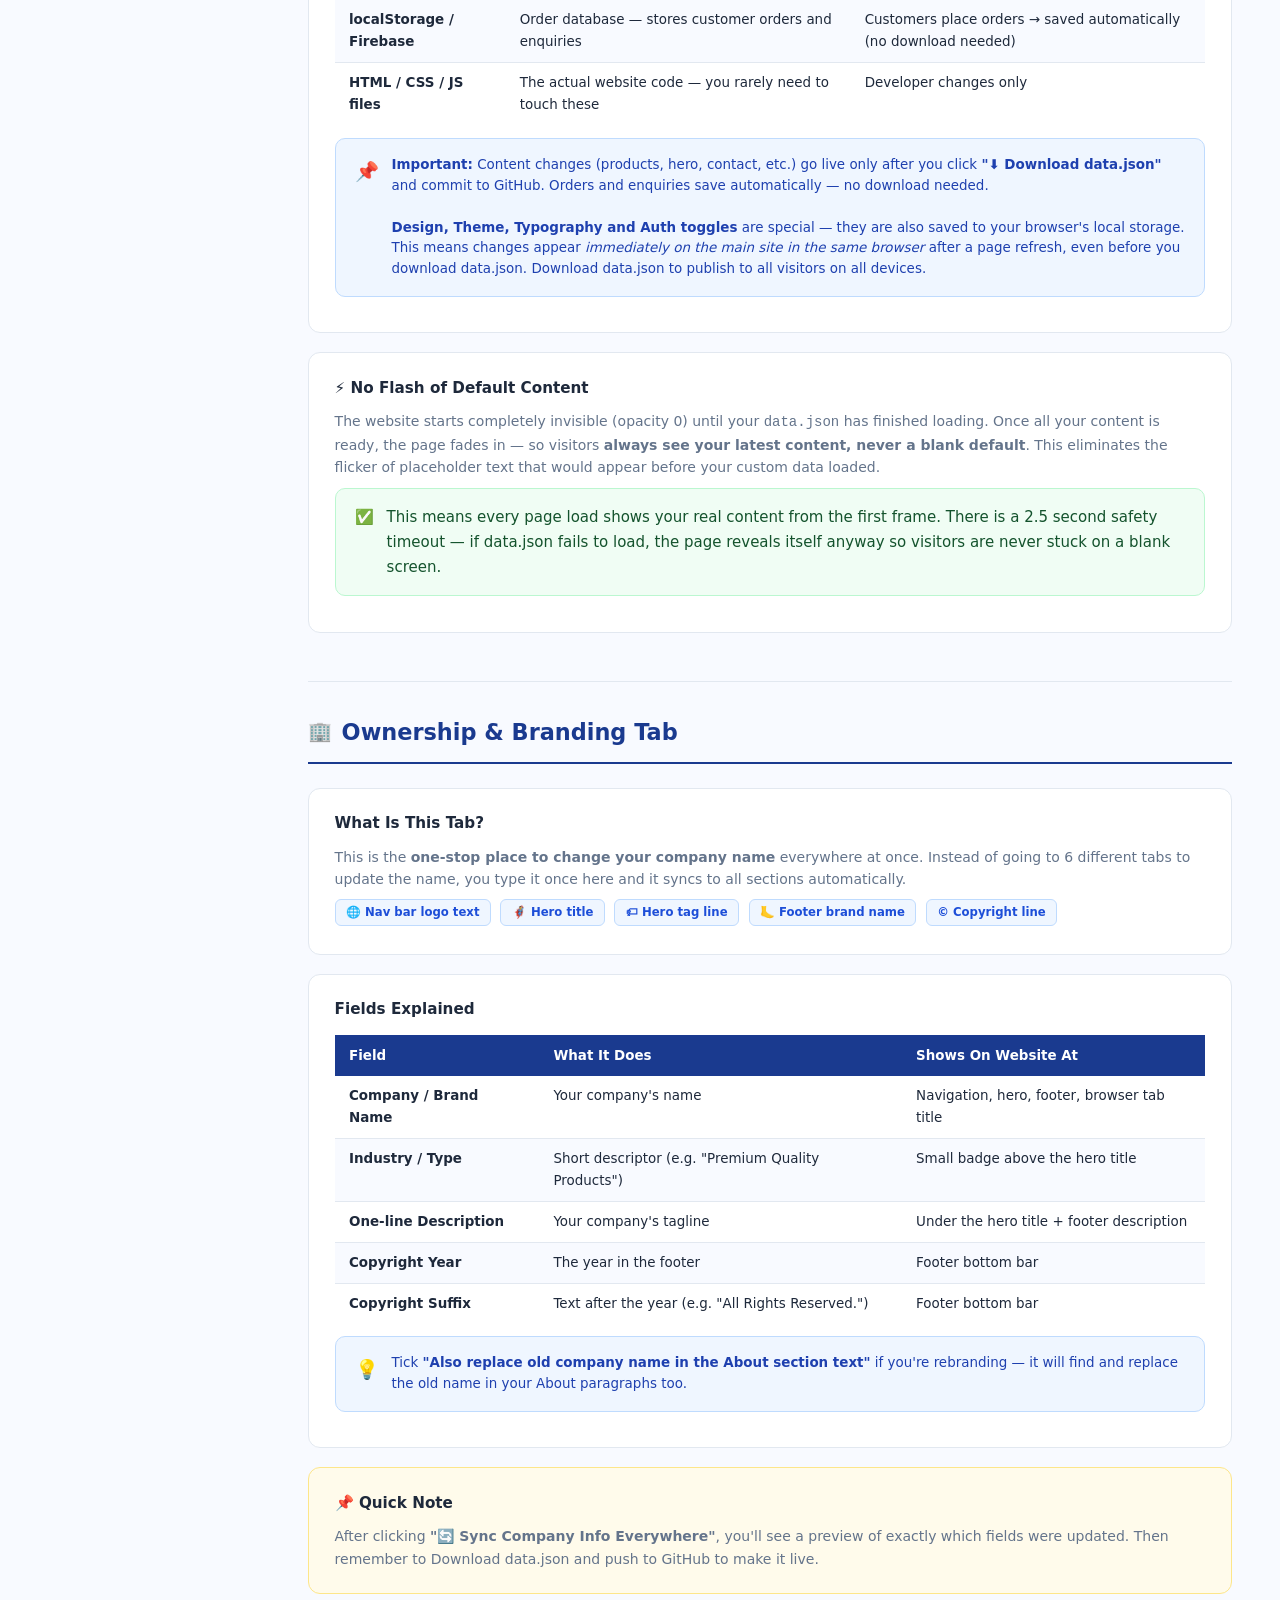
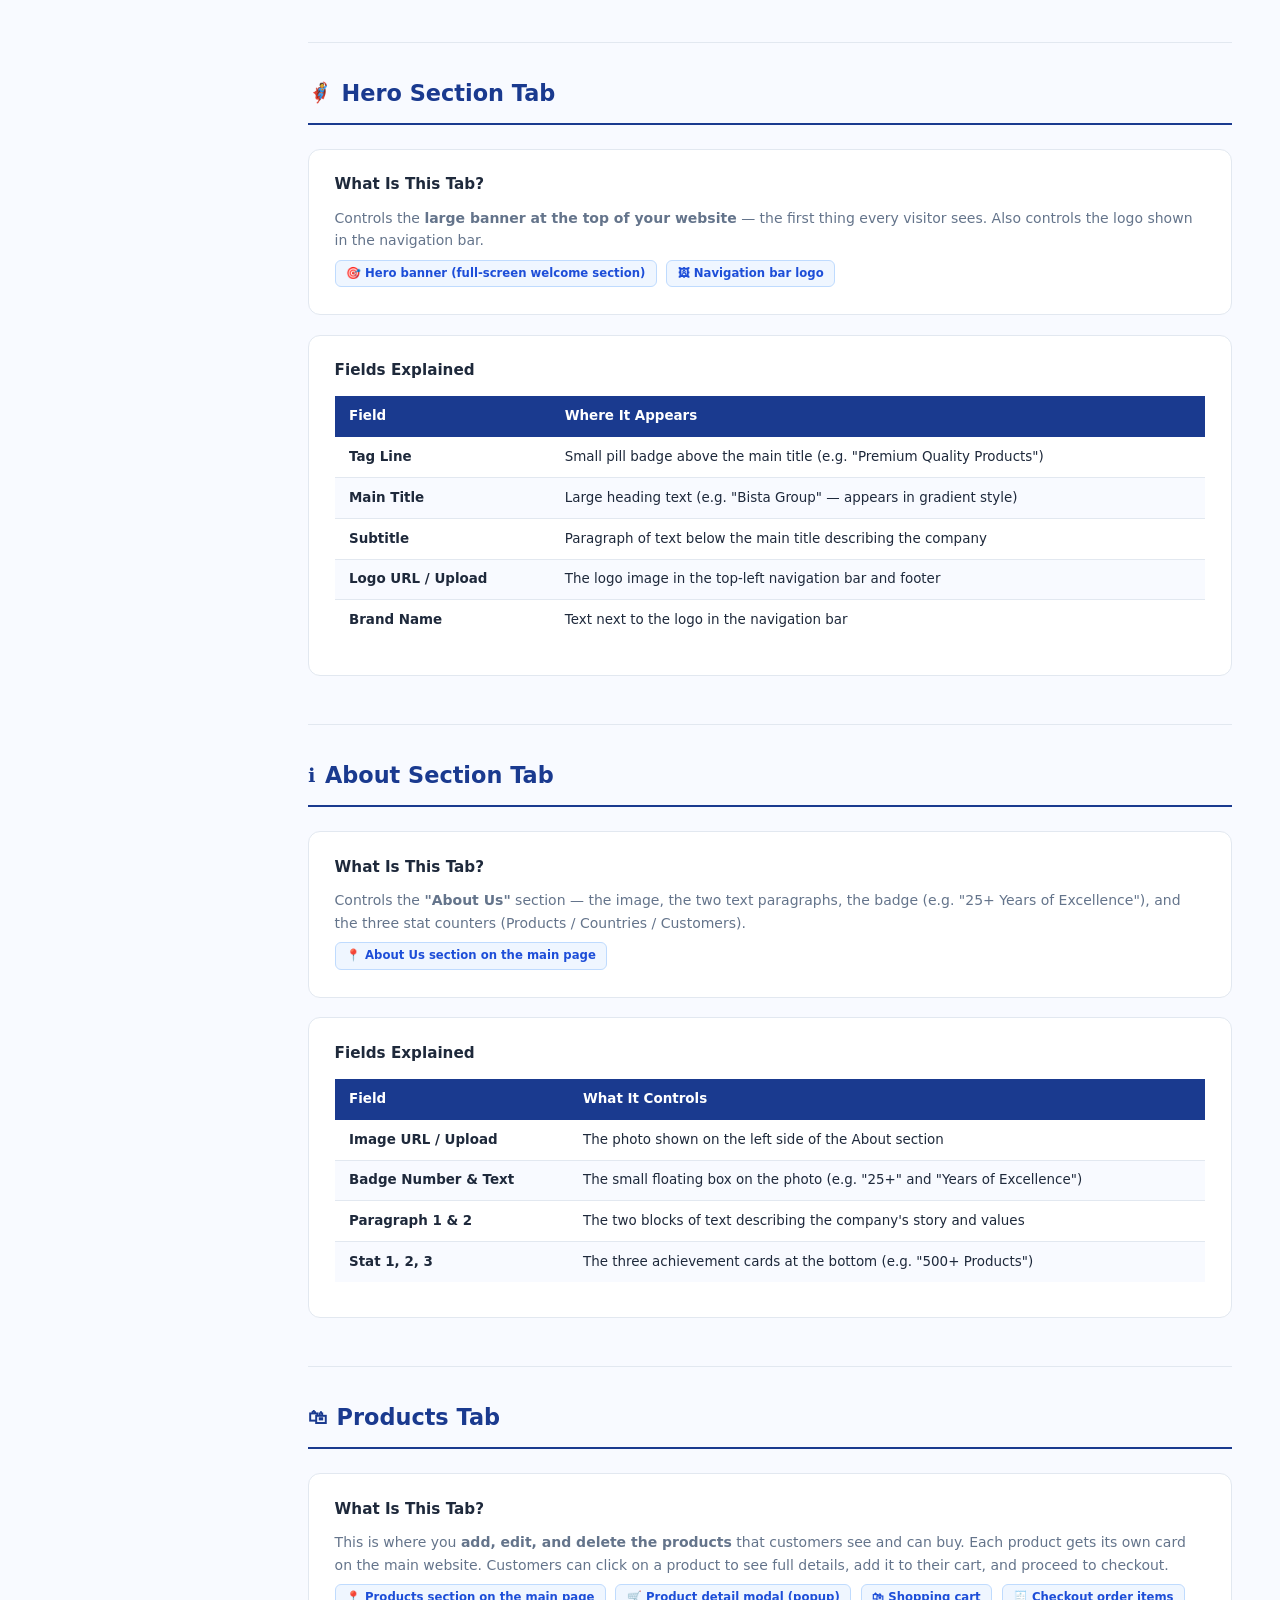
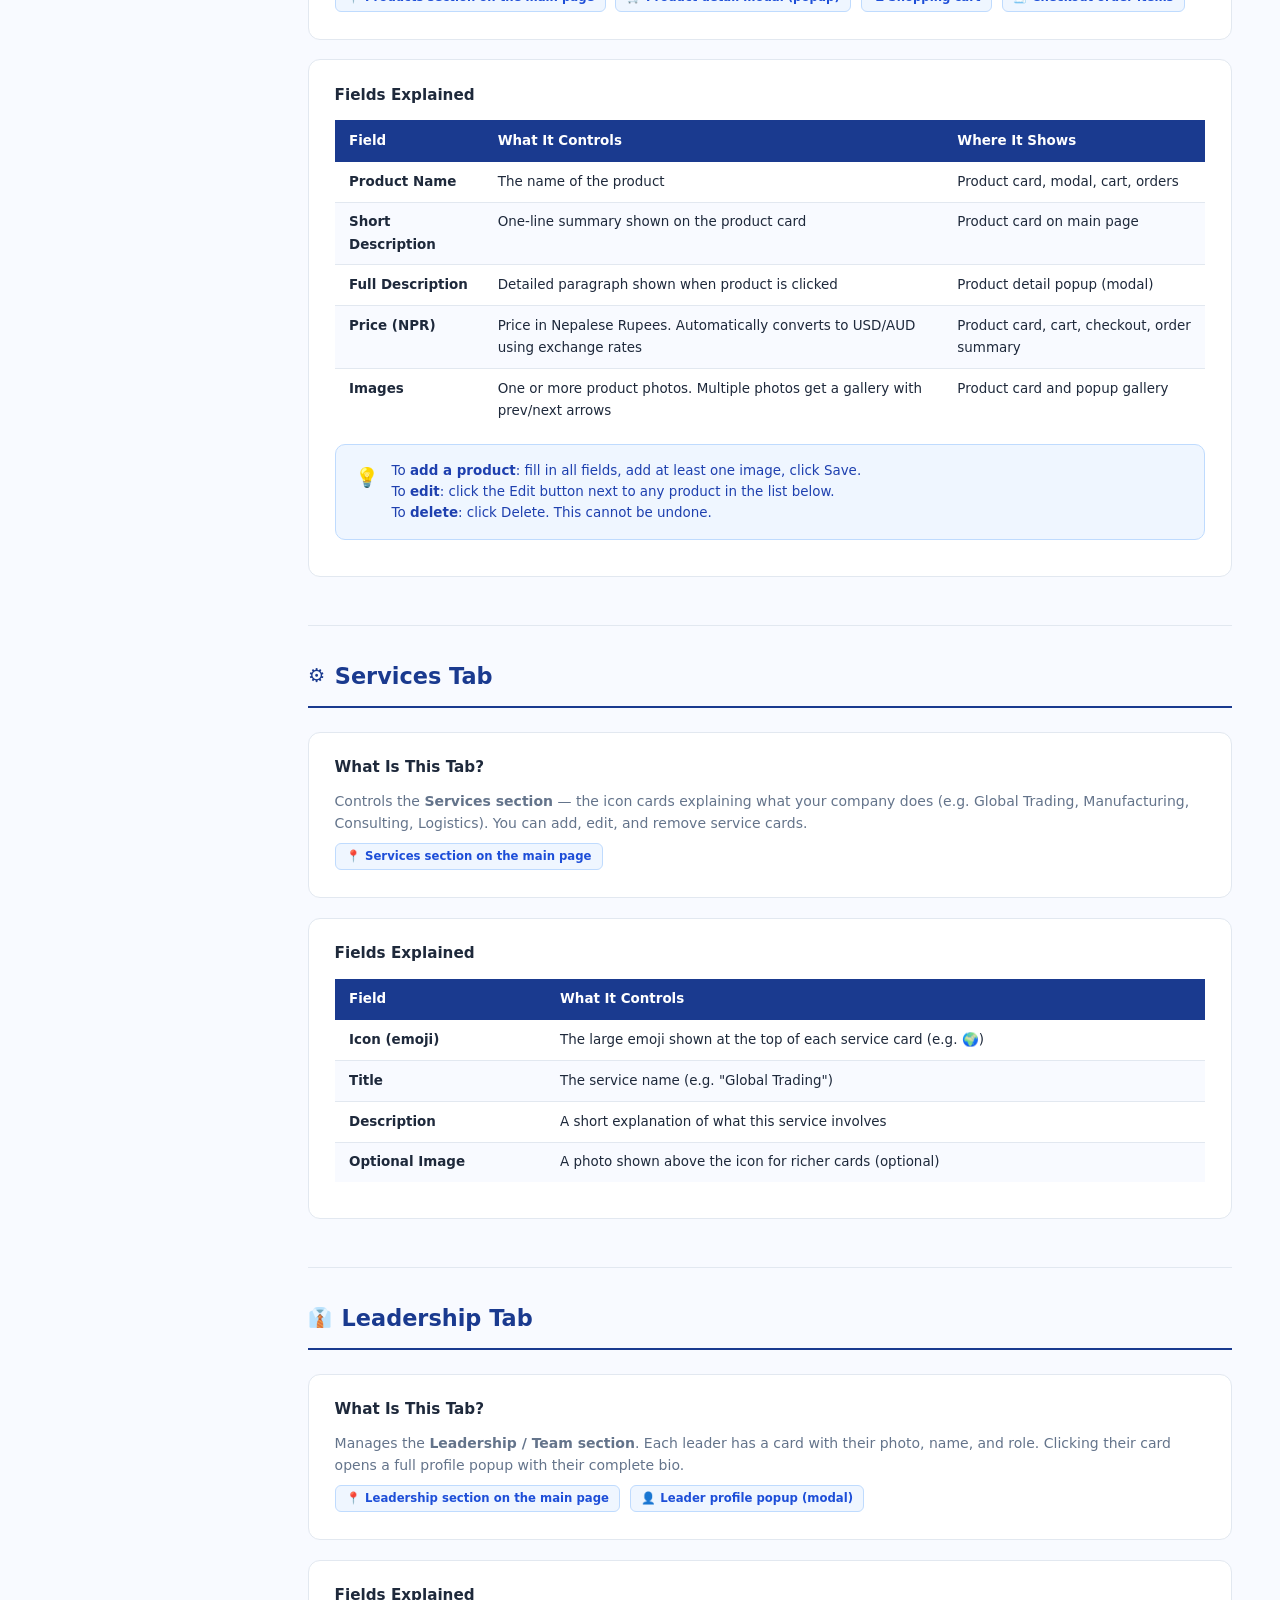
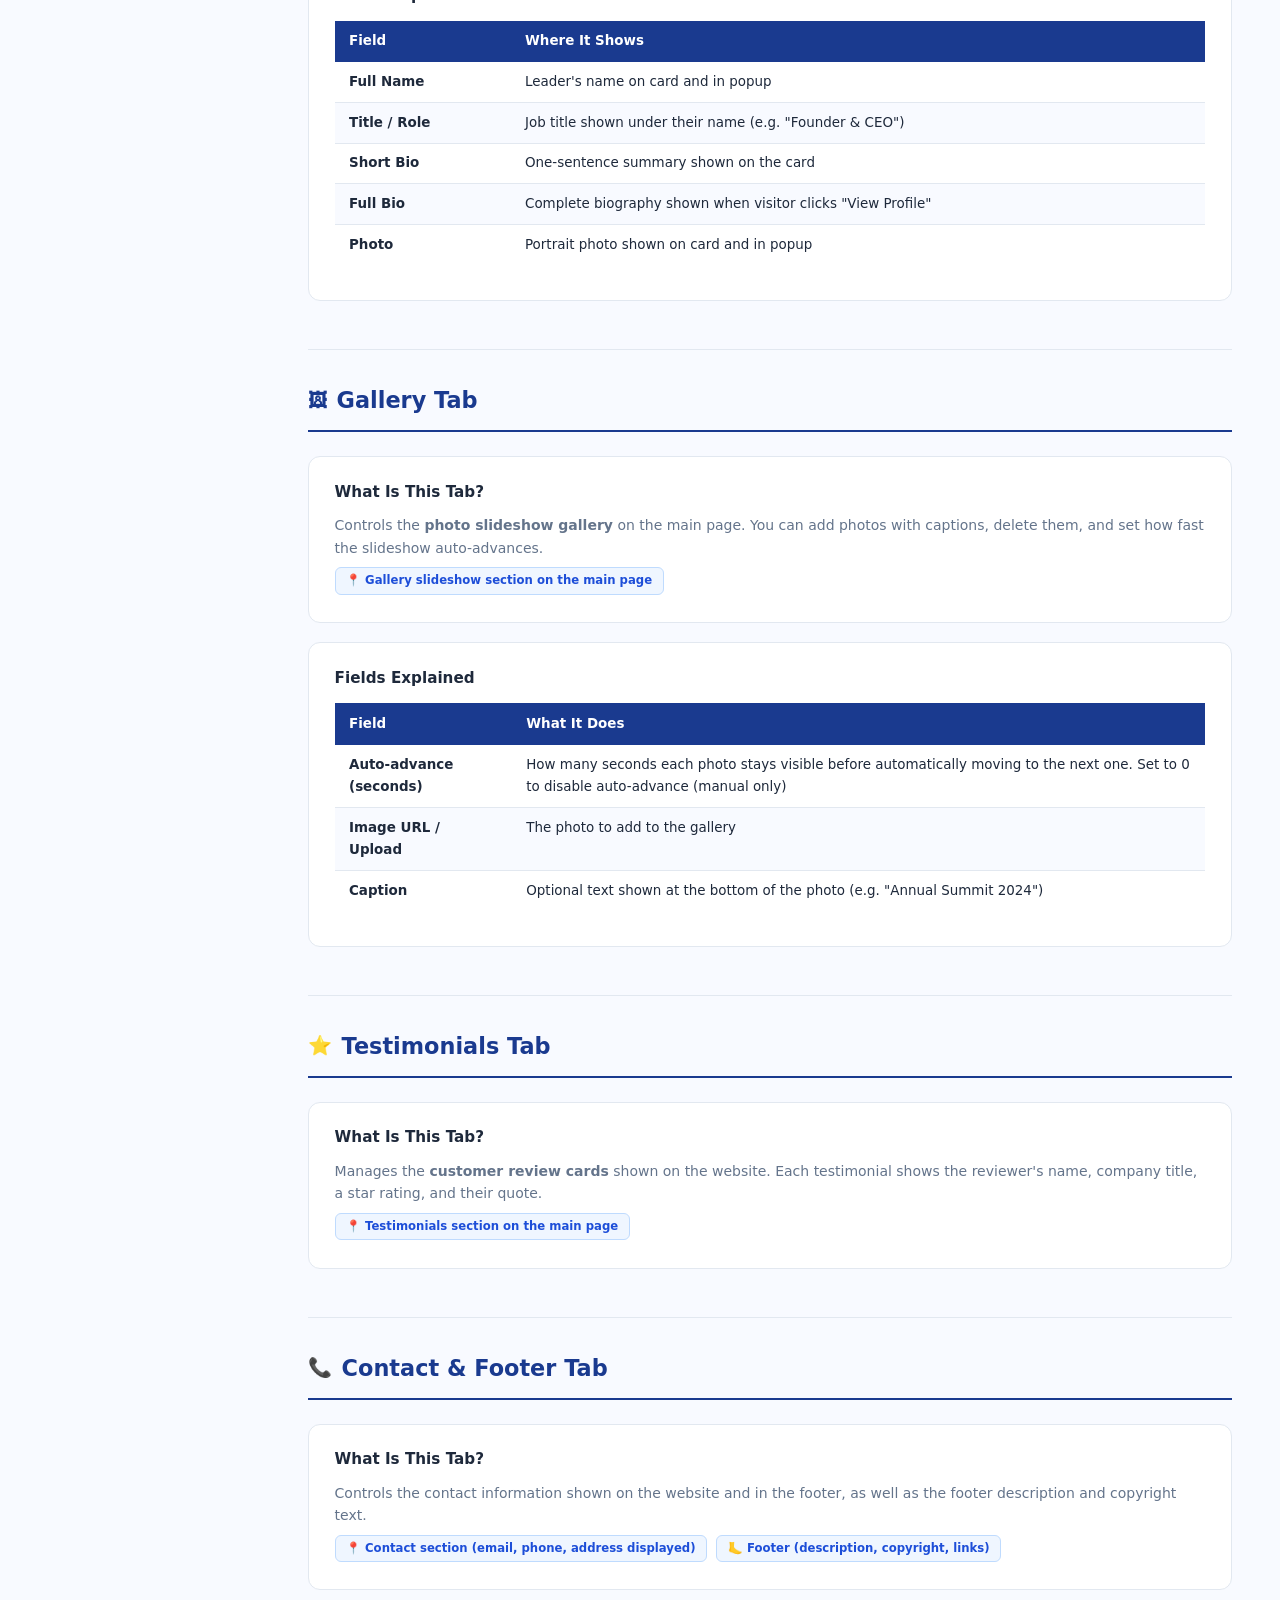
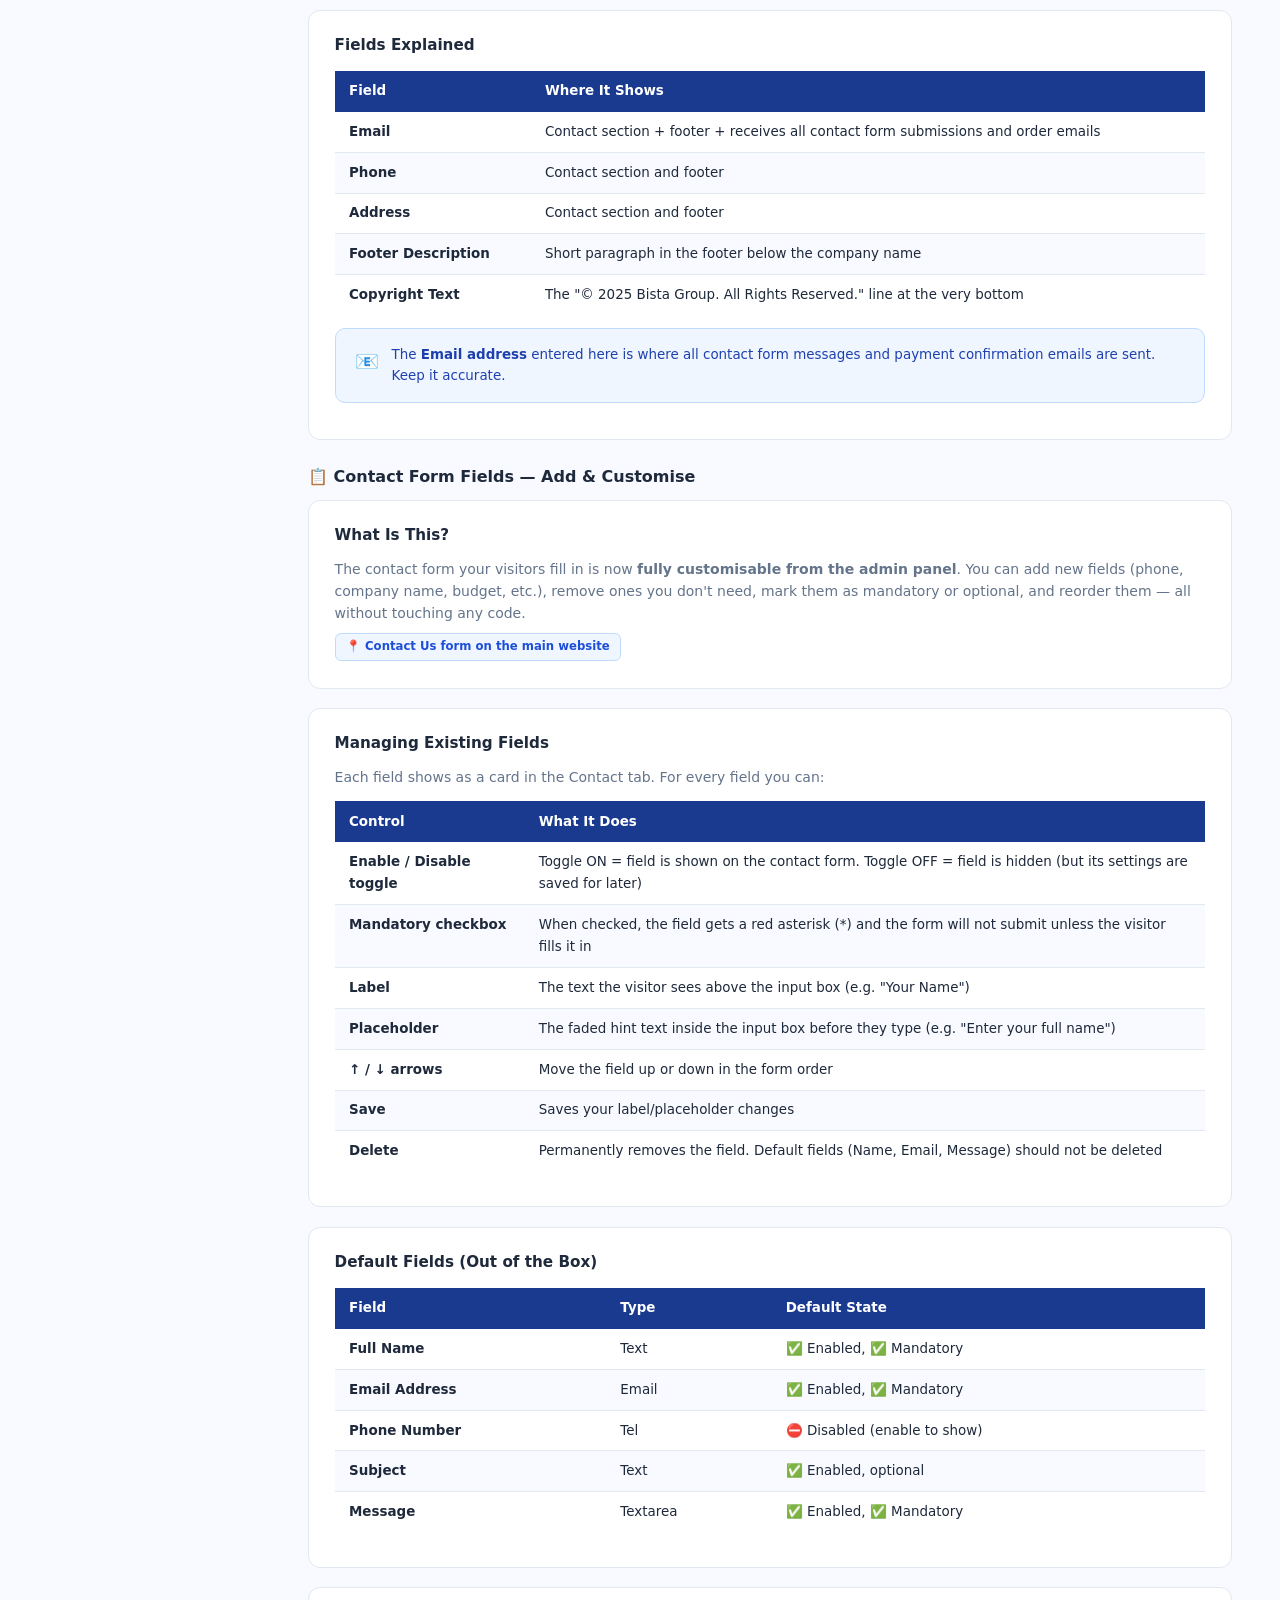
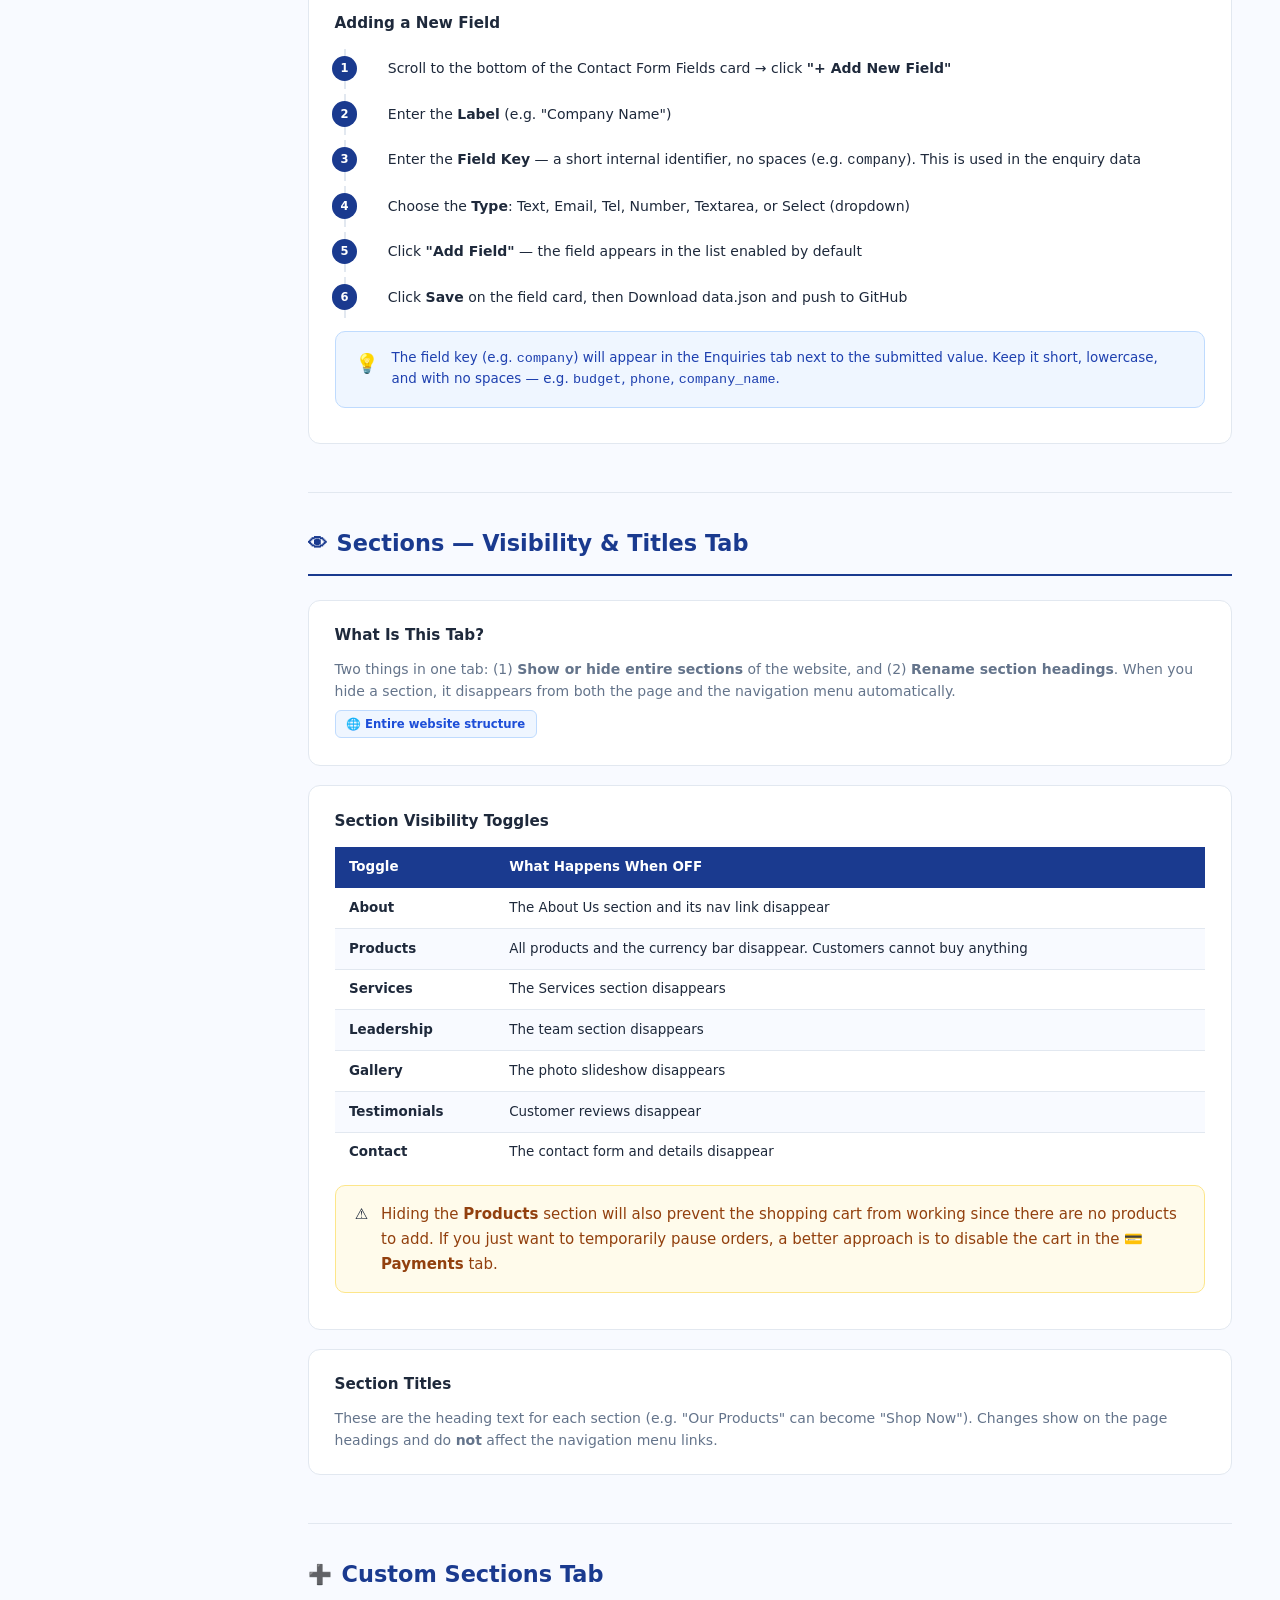
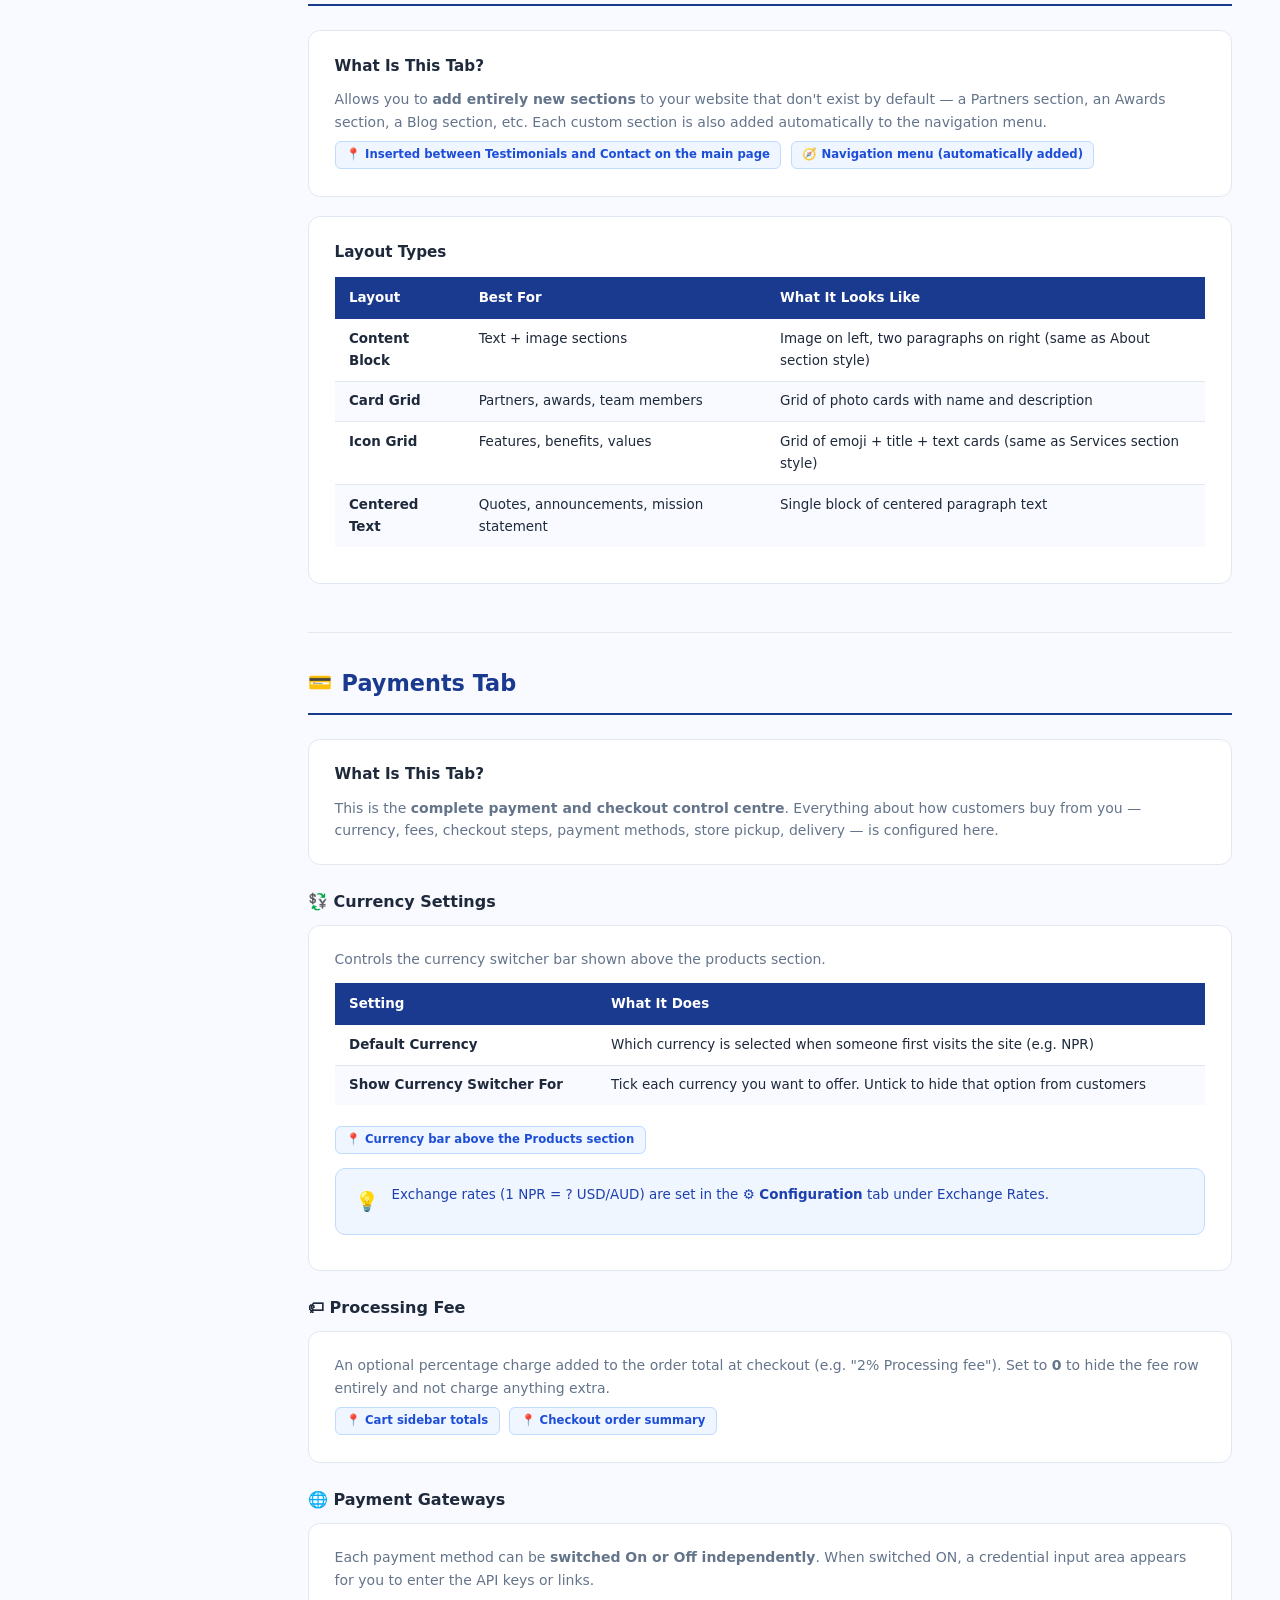
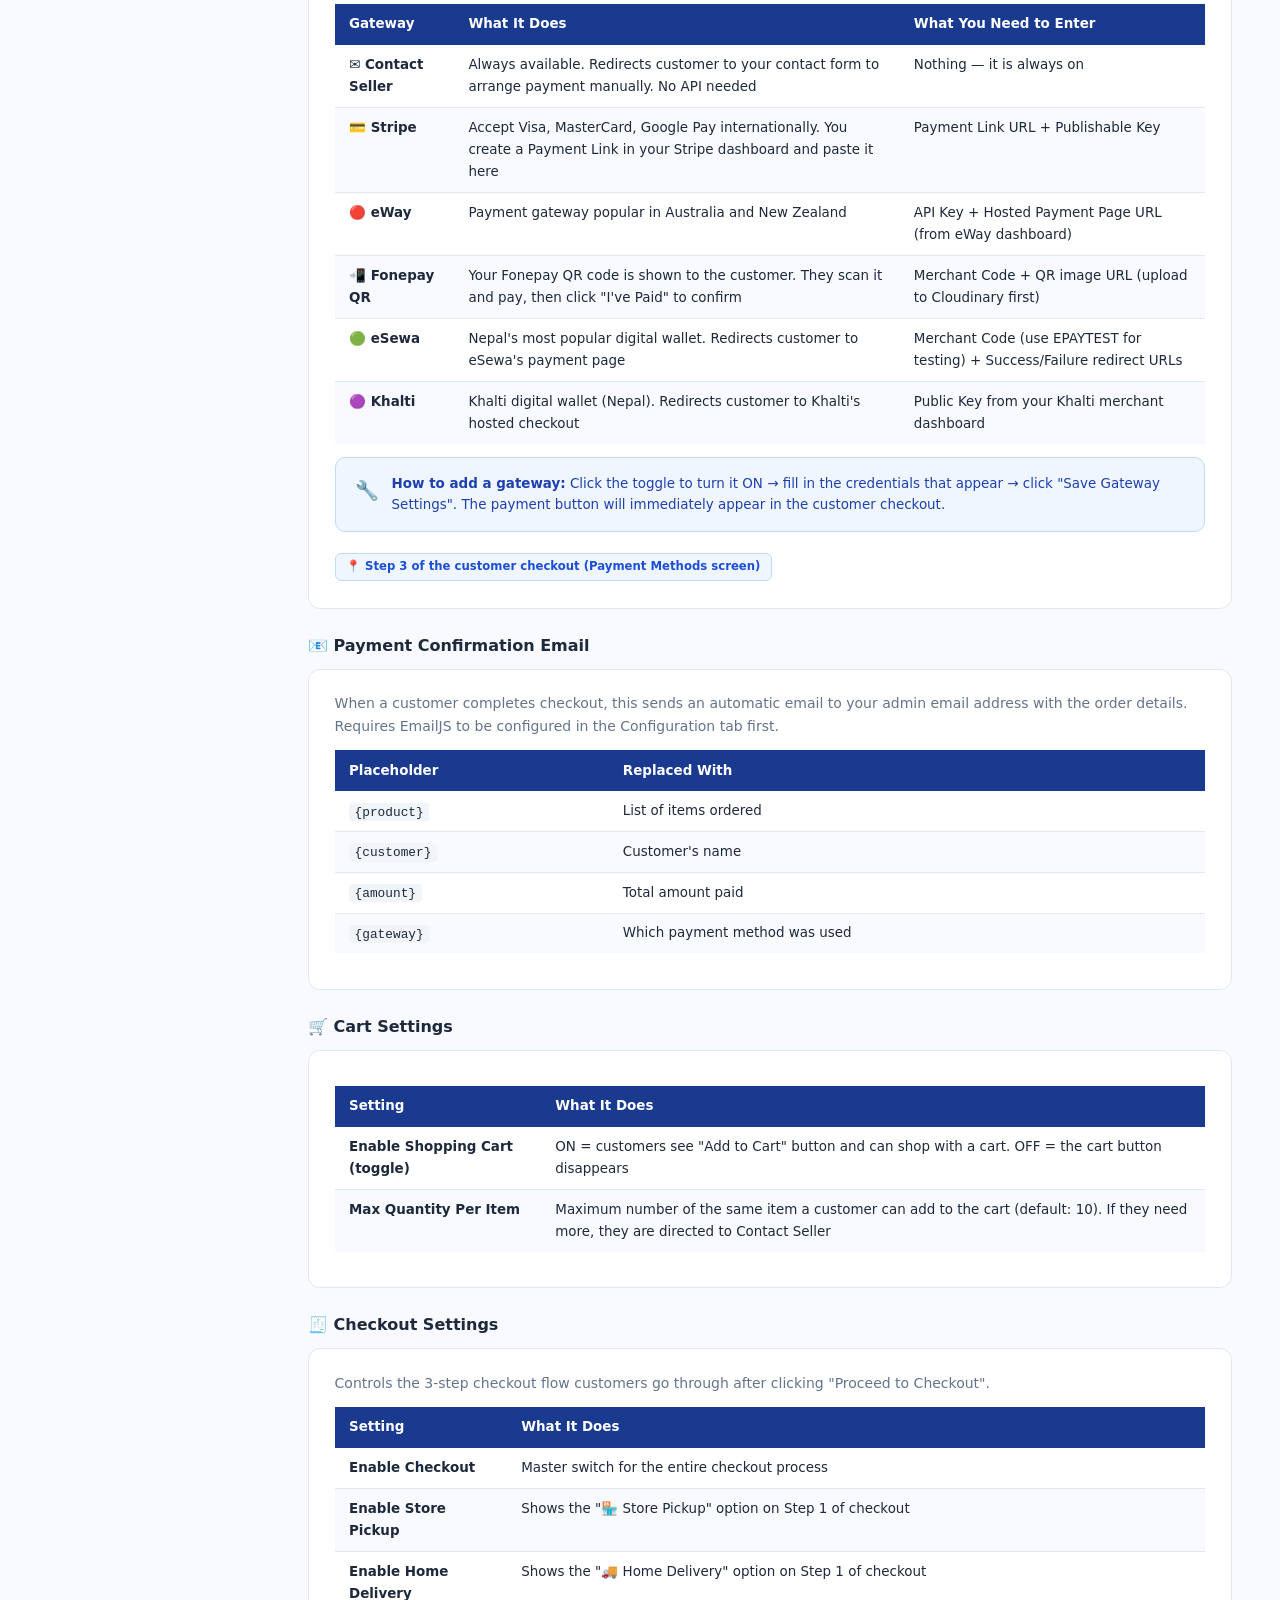
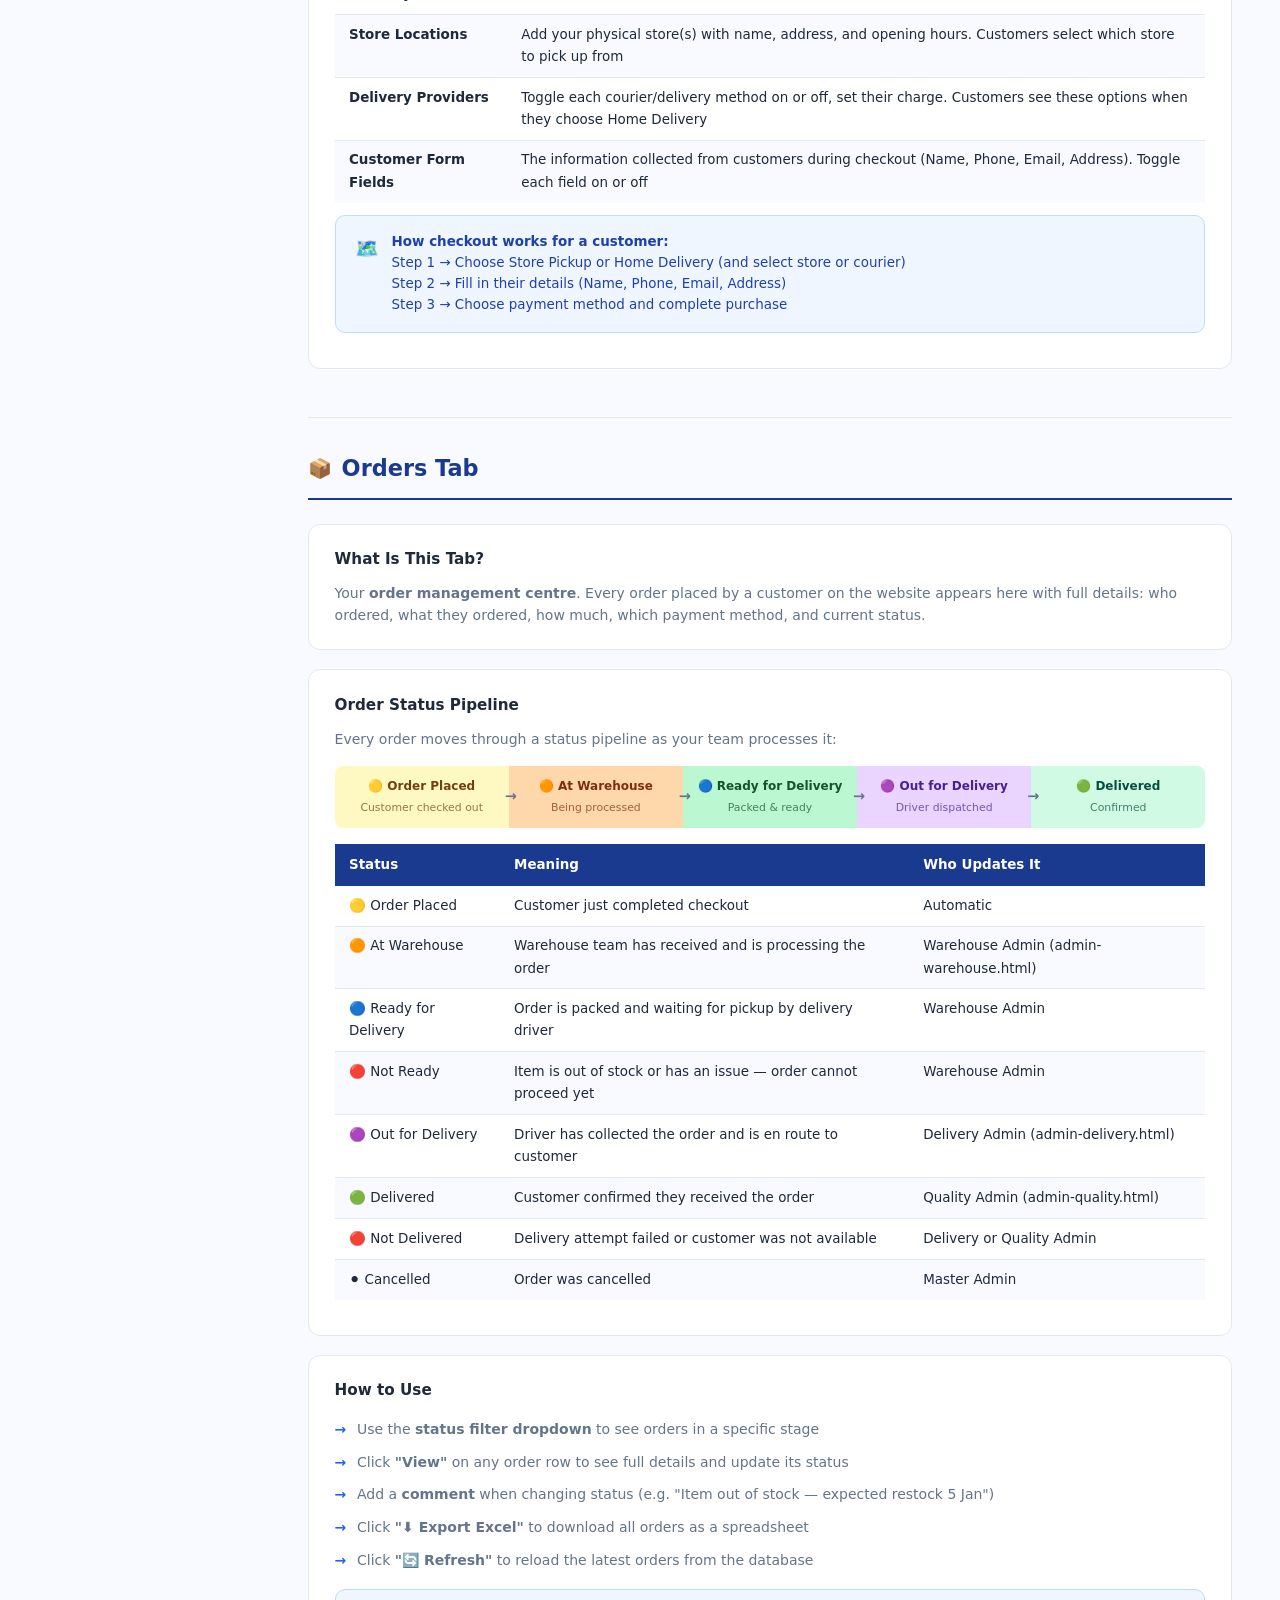
<file: Admin_Documentation.html>
<!DOCTYPE html>
<html lang="en">
<head>
<meta charset="UTF-8">
<meta name="viewport" content="width=device-width, initial-scale=1.0">
<title>Bista Group — Master Admin Documentation</title>
<style>
/* ═══════════════════════════════
   BASE
═══════════════════════════════ */
:root {
  --primary:   #1a3a8f;
  --accent:    #2563eb;
  --red:       #c0152a;
  --green:     #16a34a;
  --orange:    #ea580c;
  --purple:    #7c3aed;
  --teal:      #0d9488;
  --yellow:    #d97706;
  --bg:        #f8faff;
  --card:      #ffffff;
  --border:    #e2e8f0;
  --text:      #1e293b;
  --muted:     #64748b;
  --light:     #f1f5f9;
  --tag-bg:    #eff6ff;
  --tag-text:  #1d4ed8;
}
*,*::before,*::after { margin:0; padding:0; box-sizing:border-box; }
html { scroll-behavior:smooth; }
body {
  font-family: 'Segoe UI', system-ui, -apple-system, sans-serif;
  background: var(--bg); color: var(--text);
  font-size: 15px; line-height: 1.65;
}

/* ═══════════════════════════════
   PRINT
═══════════════════════════════ */
@media print {
  .no-print { display:none !important; }
  body { font-size:12px; background:#fff; }
  .sidebar { display:none; }
  .main { margin-left:0 !important; }
  .section-block { break-inside:avoid; page-break-inside:avoid; }
  h2.section-heading { break-before:page; }
  h2.section-heading:first-of-type { break-before:auto; }
}

/* ═══════════════════════════════
   LAYOUT
═══════════════════════════════ */
.layout { display:flex; min-height:100vh; }

/* Sidebar */
.sidebar {
  width: 260px; flex-shrink:0; background:#0f172a; color:#cbd5e1;
  position: fixed; top:0; left:0; bottom:0; overflow-y:auto;
  z-index:100; padding:1.5rem 0;
}
.sidebar-logo {
  padding:0 1.5rem 1.5rem;
  border-bottom:1px solid rgba(255,255,255,.08);
  margin-bottom:1rem;
}
.sidebar-logo h2 { color:#fff; font-size:1rem; font-weight:800; }
.sidebar-logo p  { font-size:.75rem; color:#64748b; margin-top:.2rem; }
.sidebar-section { padding:.5rem 1.5rem .25rem; font-size:.65rem; font-weight:700; text-transform:uppercase; letter-spacing:.1em; color:#475569; }
.sidebar a {
  display:block; padding:.45rem 1.5rem; font-size:.82rem; color:#94a3b8;
  text-decoration:none; border-left:3px solid transparent; transition:all .15s;
}
.sidebar a:hover { color:#fff; background:rgba(255,255,255,.05); border-left-color:var(--accent); }
.sidebar a.active { color:#fff; border-left-color:var(--accent); background:rgba(37,99,235,.12); }

/* Main */
.main { margin-left:260px; flex:1; padding:2.5rem 3rem; max-width:1100px; }
@media(max-width:900px) { .sidebar { display:none; } .main { margin-left:0; padding:1.5rem; } }

/* ═══════════════════════════════
   COVER
═══════════════════════════════ */
.cover {
  background: linear-gradient(135deg, #0f172a 0%, #1e3a8a 50%, #1a3a8f 100%);
  color: #fff; border-radius: 16px; padding: 3rem; margin-bottom: 3rem;
  position:relative; overflow:hidden;
}
.cover::before {
  content:''; position:absolute; top:-40px; right:-40px;
  width:260px; height:260px; border-radius:50%;
  background:rgba(192,21,42,.15);
}
.cover::after {
  content:''; position:absolute; bottom:-60px; left:-20px;
  width:200px; height:200px; border-radius:50%;
  background:rgba(37,99,235,.12);
}
.cover-badge { display:inline-block; background:rgba(255,255,255,.12); border:1px solid rgba(255,255,255,.2); padding:.3rem .9rem; border-radius:20px; font-size:.75rem; font-weight:700; letter-spacing:.05em; text-transform:uppercase; margin-bottom:1.2rem; position:relative; z-index:1; }
.cover h1 { font-size:2.2rem; font-weight:900; position:relative; z-index:1; line-height:1.2; margin-bottom:.6rem; }
.cover h1 span { color:#93c5fd; }
.cover p { font-size:1rem; color:#93c5fd; position:relative; z-index:1; max-width:560px; }
.cover-meta { display:flex; gap:2rem; margin-top:2rem; position:relative; z-index:1; flex-wrap:wrap; }
.cover-meta-item { font-size:.82rem; }
.cover-meta-item strong { display:block; color:#fff; font-size:.95rem; }
.cover-meta-item span { color:#93c5fd; }

/* ═══════════════════════════════
   SECTION
═══════════════════════════════ */
.section-block { margin-bottom:3rem; }
h2.section-heading {
  font-size:1.4rem; font-weight:800; color:var(--primary);
  padding-bottom:.7rem; border-bottom:2px solid var(--primary);
  margin-bottom:1.5rem; display:flex; align-items:center; gap:.6rem;
}
h2.section-heading .hico { font-size:1.2rem; }
h3.sub-heading { font-size:1rem; font-weight:700; color:var(--text); margin:1.5rem 0 .6rem; }

/* ═══════════════════════════════
   CARDS
═══════════════════════════════ */
.card {
  background: var(--card); border:1px solid var(--border); border-radius:12px;
  padding:1.4rem 1.6rem; margin-bottom:1.2rem;
}
.card-title {
  font-size:.95rem; font-weight:700; margin-bottom:.6rem; display:flex; align-items:center; gap:.5rem;
}
.card p { font-size:.875rem; color:var(--muted); line-height:1.6; }
.card p + p { margin-top:.5rem; }

/* Where visible tag */
.where-tag {
  display:inline-flex; align-items:center; gap:.35rem;
  background:var(--tag-bg); color:var(--tag-text);
  border:1px solid #bfdbfe; border-radius:6px;
  padding:.2rem .65rem; font-size:.73rem; font-weight:700;
  margin:.5rem .3rem .3rem 0;
}

/* Info box */
.info-box {
  background:#eff6ff; border:1px solid #bfdbfe; border-radius:10px;
  padding:1rem 1.2rem; margin:.8rem 0;
  display:flex; gap:.8rem; align-items:flex-start;
}
.info-box .ib-icon { font-size:1.2rem; flex-shrink:0; margin-top:.05rem; }
.info-box .ib-body { font-size:.84rem; color:#1e40af; line-height:1.55; }
.info-box .ib-body strong { font-weight:700; }

.warn-box {
  background:#fffbeb; border:1px solid #fde68a; border-radius:10px;
  padding:1rem 1.2rem; margin:.8rem 0;
  display:flex; gap:.8rem; align-items:flex-start;
}
.warn-box .ib-body { color:#92400e; }

.success-box {
  background:#f0fdf4; border:1px solid #bbf7d0; border-radius:10px;
  padding:1rem 1.2rem; margin:.8rem 0;
  display:flex; gap:.8rem; align-items:flex-start;
}
.success-box .ib-body { color:#14532d; }

.danger-box {
  background:#fef2f2; border:1px solid #fecaca; border-radius:10px;
  padding:1rem 1.2rem; margin:.8rem 0;
  display:flex; gap:.8rem; align-items:flex-start;
}
.danger-box .ib-body { color:#991b1b; }

/* ═══════════════════════════════
   TABLE
═══════════════════════════════ */
table { width:100%; border-collapse:collapse; font-size:.84rem; margin:.8rem 0; }
thead th { background:var(--primary); color:#fff; padding:.6rem .9rem; text-align:left; font-weight:700; }
tbody td { padding:.55rem .9rem; border-bottom:1px solid var(--border); vertical-align:top; }
tbody tr:last-child td { border-bottom:none; }
tbody tr:nth-child(even) { background:#f8faff; }
table code { font-family:monospace; font-size:.8rem; background:#f1f5f9; padding:.1rem .35rem; border-radius:4px; }

/* ═══════════════════════════════
   STEP LIST
═══════════════════════════════ */
.step-list { list-style:none; counter-reset:steps; margin:.8rem 0; }
.step-list li {
  counter-increment:steps; padding:.55rem .8rem .55rem 2.6rem;
  position:relative; border-left:2px solid var(--border);
  margin-left:.6rem; margin-bottom:.3rem; font-size:.875rem;
}
.step-list li::before {
  content:counter(steps); position:absolute; left:-.9rem; top:.45rem;
  width:1.6rem; height:1.6rem; border-radius:50%;
  background:var(--primary); color:#fff; font-size:.72rem; font-weight:700;
  display:flex; align-items:center; justify-content:center;
}

/* Bullet list */
.bullet-list { list-style:none; margin:.6rem 0; }
.bullet-list li { padding:.3rem 0 .3rem 1.4rem; font-size:.875rem; color:var(--muted); position:relative; }
.bullet-list li::before { content:'→'; position:absolute; left:0; color:var(--accent); font-weight:700; }

/* ═══════════════════════════════
   BACKEND COMPARISON
═══════════════════════════════ */
.backend-cards { display:grid; grid-template-columns:repeat(auto-fit,minmax(220px,1fr)); gap:1rem; margin:1rem 0; }
.backend-card { border-radius:12px; padding:1.3rem; border:2px solid; }
.backend-card.local   { border-color:#e2e8f0; background:#f8faff; }
.backend-card.firebase{ border-color:#fbbf24; background:#fffdf0; }
.backend-card.supabase{ border-color:#34d399; background:#f0fdf9; }
.backend-card .bc-icon { font-size:2rem; margin-bottom:.5rem; }
.backend-card h4 { font-size:.95rem; font-weight:800; margin-bottom:.4rem; }
.backend-card.local h4    { color:#334155; }
.backend-card.firebase h4 { color:#b45309; }
.backend-card.supabase h4 { color:#065f46; }
.backend-card p { font-size:.8rem; line-height:1.55; color:var(--muted); }
.bc-tag { display:inline-block; font-size:.7rem; font-weight:700; padding:.15rem .55rem; border-radius:4px; margin:.5rem 0 .3rem; }
.bc-tag.free { background:#dcfce7; color:#166534; }
.bc-tag.setup { background:#fef3c7; color:#92400e; }
.bc-tag.recommended { background:#dbeafe; color:#1e40af; }
.bc-check { font-size:.78rem; margin-top:.3rem; }
.bc-check span { display:block; padding:.15rem 0; }
.bc-check .yes::before { content:'✅ '; }
.bc-check .no::before  { content:'❌ '; }
.bc-check .partial::before { content:'⚠️ '; }

/* ═══════════════════════════════
   ROLE CARDS
═══════════════════════════════ */
.role-cards { display:grid; grid-template-columns:repeat(auto-fit,minmax(190px,1fr)); gap:1rem; margin:1rem 0; }
.role-card { border-radius:12px; padding:1.2rem; border:1px solid; }
.role-card h4 { font-size:.88rem; font-weight:800; margin-bottom:.5rem; }
.role-card p  { font-size:.78rem; color:var(--muted); }
.role-card .rc-url { font-size:.72rem; font-family:monospace; margin-top:.5rem; padding:.25rem .5rem; border-radius:4px; display:inline-block; }
.rc-master   { border-color:#93c5fd; background:#eff6ff; }
.rc-master h4 { color:#1e40af; }
.rc-master .rc-url { background:#dbeafe; color:#1e40af; }
.rc-config   { border-color:#c4b5fd; background:#faf5ff; }
.rc-config h4 { color:#5b21b6; }
.rc-config .rc-url { background:#ede9fe; color:#5b21b6; }
.rc-warehouse{ border-color:#5eead4; background:#f0fdfa; }
.rc-warehouse h4 { color:#0f766e; }
.rc-warehouse .rc-url { background:#ccfbf1; color:#0f766e; }
.rc-delivery { border-color:#fdba74; background:#fff7ed; }
.rc-delivery h4 { color:#c2410c; }
.rc-delivery .rc-url { background:#fed7aa; color:#c2410c; }
.rc-quality  { border-color:#d8b4fe; background:#fdf4ff; }
.rc-quality h4 { color:#7e22ce; }
.rc-quality .rc-url { background:#f3e8ff; color:#7e22ce; }

/* ═══════════════════════════════
   QUICK REF
═══════════════════════════════ */
.qref-table tbody td:first-child { font-weight:600; font-size:.84rem; }
.qref-table tbody td:nth-child(2) { color:var(--primary); font-weight:700; }
.qref-table tbody td:nth-child(2)::before { content:'⚙ '; }

/* ═══════════════════════════════
   STATUS PIPELINE
═══════════════════════════════ */
.pipeline { display:flex; flex-wrap:wrap; gap:0; margin:1rem 0; }
.pipeline-step {
  flex:1; min-width:110px; padding:.7rem .6rem; text-align:center;
  font-size:.75rem; font-weight:700; position:relative;
}
.pipeline-step::after {
  content:'→'; position:absolute; right:-8px; top:50%;
  transform:translateY(-50%); color:var(--muted); font-size:.9rem; z-index:2;
}
.pipeline-step:last-child::after { display:none; }
.ps-1  { background:#fef9c3; color:#713f12; border-radius:8px 0 0 8px; }
.ps-2  { background:#fed7aa; color:#7c2d12; }
.ps-3  { background:#bfdbfe; color:#1e3a8a; }
.ps-4r { background:#bbf7d0; color:#14532d; }
.ps-4n { background:#fecaca; color:#7f1d1d; }
.ps-5  { background:#e9d5ff; color:#4a1d96; }
.ps-6d { background:#d1fae5; color:#064e3b; border-radius:0 8px 8px 0; }
.ps-6n { background:#fee2e2; color:#7f1d1d; border-radius:0 8px 8px 0; }
.ps-sub { font-weight:400; font-size:.68rem; display:block; margin-top:.15rem; opacity:.7; }

/* ═══════════════════════════════
   DIVIDER
═══════════════════════════════ */
.divider { border:none; border-top:1px solid var(--border); margin:2rem 0; }

/* ═══════════════════════════════
   NAV FLOAT PRINT BTN
═══════════════════════════════ */
.print-btn {
  position:fixed; bottom:2rem; right:2rem; z-index:200;
  background:var(--primary); color:#fff; border:none; padding:.75rem 1.4rem;
  border-radius:12px; font-size:.85rem; font-weight:700; cursor:pointer;
  box-shadow:0 4px 20px rgba(26,58,143,.4); transition:all .2s;
}
.print-btn:hover { transform:translateY(-2px); box-shadow:0 6px 24px rgba(26,58,143,.5); }

/* TOC highlight */
:target { scroll-margin-top:1.5rem; }
</style>
</head>
<body>

<!-- SIDEBAR NAV -->
<nav class="sidebar no-print">
  <div class="sidebar-logo">
    <h2>🛡 Admin Docs</h2>
    <p>Bista Group — Master Admin</p>
  </div>

  <div class="sidebar-section">Getting Started</div>
  <a href="#access">Accessing the Admin</a>
  <a href="#flow">How It All Works</a>

  <div class="sidebar-section">Content Tabs</div>
  <a href="#ownership">🏢 Ownership</a>
  <a href="#hero">Hero Section</a>
  <a href="#about">About Section</a>
  <a href="#products">Products</a>
  <a href="#services">Services</a>
  <a href="#leadership">Leadership</a>
  <a href="#gallery">Gallery</a>
  <a href="#testimonials">Testimonials</a>
  <a href="#contact">Contact &amp; Footer</a>
  <a href="#contact-form-fields">↳ Contact Form Fields</a>
  <a href="#sections">Sections Visibility</a>
  <a href="#custom">Custom Sections</a>

  <div class="sidebar-section">Business Tabs</div>
  <a href="#payments">💳 Payments</a>
  <a href="#orders">📦 Orders</a>
  <a href="#enquiries">✉ Enquiries</a>

  <div class="sidebar-section">System Tabs</div>
  <a href="#users">👤 Users</a>
  <a href="#config">⚙ Configuration</a>
  <a href="#auth-config">↳ Auth Configuration</a>
  <a href="#design">🎨 Design</a>
  <a href="#typography">↳ Typography &amp; Fonts</a>
  <a href="#theme">Theme &amp; Colors</a>

  <div class="sidebar-section">User Features</div>
  <a href="#user-auth">🔐 User Accounts</a>
  <a href="#user-profile">👤 Profile &amp; Favourites</a>
  <a href="#guest-checkout">🛒 Guest Checkout</a>

  <div class="sidebar-section">Deep Dives</div>
  <a href="#backend">Backend Explained</a>
  <a href="#roles">Role Portals</a>
  <a href="#publishing">Publishing Changes</a>
  <a href="#quickref">Quick Reference</a>
</nav>

<!-- PRINT BUTTON -->
<button class="print-btn no-print" onclick="window.print()">🖨 Print / Save PDF</button>

<!-- MAIN CONTENT -->
<div class="layout">
<main class="main">

<!-- ═══════════════════ COVER ═══════════════════ -->
<div class="cover">
  <div class="cover-badge">Master Admin Documentation — v2.0</div>
  <h1>Bista Group<br><span>Admin Panel Guide</span></h1>
  <p>Everything you need to manage your website, handle orders, configure the system, and manage customer accounts — explained in plain language.</p>
  <div class="cover-meta">
    <div class="cover-meta-item"><strong>Admin URL</strong><span>admin.html</span></div>
    <div class="cover-meta-item"><strong>Login</strong><span>admin / bista2025</span></div>
    <div class="cover-meta-item"><strong>Role Portals</strong><span>admin-login.html</span></div>
    <div class="cover-meta-item"><strong>Customer Login</strong><span>Sign In button on website</span></div>
    <div class="cover-meta-item"><strong>Updated</strong><span>April 2026</span></div>
  </div>
</div>


<!-- ═══════════════════ ACCESS ═══════════════════ -->
<div class="section-block" id="access">
  <h2 class="section-heading"><span class="hico">🔑</span> Accessing the Admin Panel</h2>

  <div class="card">
    <div class="card-title">🌐 Two Ways to Access</div>
    <table>
      <thead><tr><th>Method</th><th>URL / Command</th><th>When to Use</th></tr></thead>
      <tbody>
        <tr>
          <td><strong>Local (recommended for edits)</strong></td>
          <td><code>python server.py</code> → <code>http://localhost:8080/admin.html</code></td>
          <td>Day-to-day content editing, image uploads, all testing</td>
        </tr>
        <tr>
          <td><strong>Live (GitHub Pages)</strong></td>
          <td><code>https://yourdomain.com/admin.html</code></td>
          <td>Quick edits when you are away from your computer</td>
        </tr>
      </tbody>
    </table>
    <div class="warn-box" style="margin-top:.8rem;">
      <div class="ib-icon">⚠️</div>
      <div class="ib-body"><strong>Image uploads only work when server.py is running.</strong> On GitHub Pages, you must use Cloudinary (set up in the Configuration tab) for image uploads to work.</div>
    </div>
  </div>

  <div class="card">
    <div class="card-title">🔐 Login Credentials</div>
    <table>
      <thead><tr><th>User</th><th>Username</th><th>Password</th><th>Access</th></tr></thead>
      <tbody>
        <tr><td>Master Admin</td><td><code>admin</code></td><td><code>bista2025</code></td><td>Everything</td></tr>
        <tr><td>Other roles</td><td colspan="3">Created by Master Admin in the <strong>👥 Admin Users</strong> tab → log in at <code>admin-login.html</code></td></tr>
      </tbody>
    </table>
    <div class="info-box">
      <div class="ib-icon">💡</div>
      <div class="ib-body">The master admin password <strong>bista2025</strong> is hardcoded as a fallback. You should also create a Master Admin user in the Admin Users tab with a strong password for daily use.</div>
    </div>
  </div>
</div>

<hr class="divider">


<!-- ═══════════════════ HOW IT WORKS ═══════════════════ -->
<div class="section-block" id="flow">
  <h2 class="section-heading"><span class="hico">🗺️</span> How It All Works Together</h2>

  <div class="card">
    <div class="card-title">The Big Picture</div>
    <p>Your website is made of three layers:</p>
    <table style="margin-top:.8rem;">
      <thead><tr><th>Layer</th><th>What It Is</th><th>Where Changes Come From</th></tr></thead>
      <tbody>
        <tr>
          <td><strong>data.json</strong></td>
          <td>The content file — stores all text, products, settings, prices, theme colors</td>
          <td>You edit in admin panel → click <em>"Download data.json"</em> → upload to GitHub</td>
        </tr>
        <tr>
          <td><strong>localStorage / Firebase</strong></td>
          <td>Order database — stores customer orders and enquiries</td>
          <td>Customers place orders → saved automatically (no download needed)</td>
        </tr>
        <tr>
          <td><strong>HTML / CSS / JS files</strong></td>
          <td>The actual website code — you rarely need to touch these</td>
          <td>Developer changes only</td>
        </tr>
      </tbody>
    </table>
    <div class="info-box" style="margin-top:.8rem;">
      <div class="ib-icon">📌</div>
      <div class="ib-body"><strong>Important:</strong> Content changes (products, hero, contact, etc.) go live only after you click <strong>"⬇ Download data.json"</strong> and commit to GitHub. Orders and enquiries save automatically — no download needed.<br><br><strong>Design, Theme, Typography and Auth toggles</strong> are special — they are also saved to your browser's local storage. This means changes appear <em>immediately on the main site in the same browser</em> after a page refresh, even before you download data.json. Download data.json to publish to all visitors on all devices.</div>
    </div>
  </div>

  <div class="card">
    <div class="card-title">⚡ No Flash of Default Content</div>
    <p>The website starts completely invisible (opacity 0) until your <code>data.json</code> has finished loading. Once all your content is ready, the page fades in — so visitors <strong>always see your latest content, never a blank default</strong>. This eliminates the flicker of placeholder text that would appear before your custom data loaded.</p>
    <div class="success-box" style="margin-top:.6rem;">
      <div class="ib-icon">✅</div>
      <div class="ib-body">This means every page load shows your real content from the first frame. There is a 2.5 second safety timeout — if data.json fails to load, the page reveals itself anyway so visitors are never stuck on a blank screen.</div>
    </div>
  </div>
</div>

<hr class="divider">


<!-- ═══════════════════ OWNERSHIP ═══════════════════ -->
<div class="section-block" id="ownership">
  <h2 class="section-heading"><span class="hico">🏢</span> Ownership &amp; Branding Tab</h2>

  <div class="card">
    <div class="card-title">What Is This Tab?</div>
    <p>This is the <strong>one-stop place to change your company name</strong> everywhere at once. Instead of going to 6 different tabs to update the name, you type it once here and it syncs to all sections automatically.</p>
    <div class="where-tag">🌐 Nav bar logo text</div>
    <div class="where-tag">🦸 Hero title</div>
    <div class="where-tag">🏷 Hero tag line</div>
    <div class="where-tag">🦶 Footer brand name</div>
    <div class="where-tag">©️ Copyright line</div>
  </div>

  <div class="card">
    <div class="card-title">Fields Explained</div>
    <table>
      <thead><tr><th>Field</th><th>What It Does</th><th>Shows On Website At</th></tr></thead>
      <tbody>
        <tr><td><strong>Company / Brand Name</strong></td><td>Your company's name</td><td>Navigation, hero, footer, browser tab title</td></tr>
        <tr><td><strong>Industry / Type</strong></td><td>Short descriptor (e.g. "Premium Quality Products")</td><td>Small badge above the hero title</td></tr>
        <tr><td><strong>One-line Description</strong></td><td>Your company's tagline</td><td>Under the hero title + footer description</td></tr>
        <tr><td><strong>Copyright Year</strong></td><td>The year in the footer</td><td>Footer bottom bar</td></tr>
        <tr><td><strong>Copyright Suffix</strong></td><td>Text after the year (e.g. "All Rights Reserved.")</td><td>Footer bottom bar</td></tr>
      </tbody>
    </table>
    <div class="info-box" style="margin-top:.8rem;">
      <div class="ib-icon">💡</div>
      <div class="ib-body">Tick <strong>"Also replace old company name in the About section text"</strong> if you're rebranding — it will find and replace the old name in your About paragraphs too.</div>
    </div>
  </div>

  <div class="card" style="background:#fffbeb;border-color:#fde68a;">
    <div class="card-title">📌 Quick Note</div>
    <p>After clicking <strong>"🔄 Sync Company Info Everywhere"</strong>, you'll see a preview of exactly which fields were updated. Then remember to Download data.json and push to GitHub to make it live.</p>
  </div>
</div>

<hr class="divider">


<!-- ═══════════════════ HERO ═══════════════════ -->
<div class="section-block" id="hero">
  <h2 class="section-heading"><span class="hico">🦸</span> Hero Section Tab</h2>

  <div class="card">
    <div class="card-title">What Is This Tab?</div>
    <p>Controls the <strong>large banner at the top of your website</strong> — the first thing every visitor sees. Also controls the logo shown in the navigation bar.</p>
    <div class="where-tag">🎯 Hero banner (full-screen welcome section)</div>
    <div class="where-tag">🖼 Navigation bar logo</div>
  </div>

  <div class="card">
    <div class="card-title">Fields Explained</div>
    <table>
      <thead><tr><th>Field</th><th>Where It Appears</th></tr></thead>
      <tbody>
        <tr><td><strong>Tag Line</strong></td><td>Small pill badge above the main title (e.g. "Premium Quality Products")</td></tr>
        <tr><td><strong>Main Title</strong></td><td>Large heading text (e.g. "Bista Group" — appears in gradient style)</td></tr>
        <tr><td><strong>Subtitle</strong></td><td>Paragraph of text below the main title describing the company</td></tr>
        <tr><td><strong>Logo URL / Upload</strong></td><td>The logo image in the top-left navigation bar and footer</td></tr>
        <tr><td><strong>Brand Name</strong></td><td>Text next to the logo in the navigation bar</td></tr>
      </tbody>
    </table>
  </div>
</div>

<hr class="divider">


<!-- ═══════════════════ ABOUT ═══════════════════ -->
<div class="section-block" id="about">
  <h2 class="section-heading"><span class="hico">ℹ️</span> About Section Tab</h2>

  <div class="card">
    <div class="card-title">What Is This Tab?</div>
    <p>Controls the <strong>"About Us"</strong> section — the image, the two text paragraphs, the badge (e.g. "25+ Years of Excellence"), and the three stat counters (Products / Countries / Customers).</p>
    <div class="where-tag">📍 About Us section on the main page</div>
  </div>

  <div class="card">
    <div class="card-title">Fields Explained</div>
    <table>
      <thead><tr><th>Field</th><th>What It Controls</th></tr></thead>
      <tbody>
        <tr><td><strong>Image URL / Upload</strong></td><td>The photo shown on the left side of the About section</td></tr>
        <tr><td><strong>Badge Number &amp; Text</strong></td><td>The small floating box on the photo (e.g. "25+" and "Years of Excellence")</td></tr>
        <tr><td><strong>Paragraph 1 &amp; 2</strong></td><td>The two blocks of text describing the company's story and values</td></tr>
        <tr><td><strong>Stat 1, 2, 3</strong></td><td>The three achievement cards at the bottom (e.g. "500+ Products")</td></tr>
      </tbody>
    </table>
  </div>
</div>

<hr class="divider">


<!-- ═══════════════════ PRODUCTS ═══════════════════ -->
<div class="section-block" id="products">
  <h2 class="section-heading"><span class="hico">🛍</span> Products Tab</h2>

  <div class="card">
    <div class="card-title">What Is This Tab?</div>
    <p>This is where you <strong>add, edit, and delete the products</strong> that customers see and can buy. Each product gets its own card on the main website. Customers can click on a product to see full details, add it to their cart, and proceed to checkout.</p>
    <div class="where-tag">📍 Products section on the main page</div>
    <div class="where-tag">🛒 Product detail modal (popup)</div>
    <div class="where-tag">🛍 Shopping cart</div>
    <div class="where-tag">🧾 Checkout order items</div>
  </div>

  <div class="card">
    <div class="card-title">Fields Explained</div>
    <table>
      <thead><tr><th>Field</th><th>What It Controls</th><th>Where It Shows</th></tr></thead>
      <tbody>
        <tr><td><strong>Product Name</strong></td><td>The name of the product</td><td>Product card, modal, cart, orders</td></tr>
        <tr><td><strong>Short Description</strong></td><td>One-line summary shown on the product card</td><td>Product card on main page</td></tr>
        <tr><td><strong>Full Description</strong></td><td>Detailed paragraph shown when product is clicked</td><td>Product detail popup (modal)</td></tr>
        <tr><td><strong>Price (NPR)</strong></td><td>Price in Nepalese Rupees. Automatically converts to USD/AUD using exchange rates</td><td>Product card, cart, checkout, order summary</td></tr>
        <tr><td><strong>Images</strong></td><td>One or more product photos. Multiple photos get a gallery with prev/next arrows</td><td>Product card and popup gallery</td></tr>
      </tbody>
    </table>
    <div class="info-box">
      <div class="ib-icon">💡</div>
      <div class="ib-body">To <strong>add a product</strong>: fill in all fields, add at least one image, click Save.<br>To <strong>edit</strong>: click the Edit button next to any product in the list below.<br>To <strong>delete</strong>: click Delete. This cannot be undone.</div>
    </div>
  </div>
</div>

<hr class="divider">


<!-- ═══════════════════ SERVICES ═══════════════════ -->
<div class="section-block" id="services">
  <h2 class="section-heading"><span class="hico">⚙</span> Services Tab</h2>

  <div class="card">
    <div class="card-title">What Is This Tab?</div>
    <p>Controls the <strong>Services section</strong> — the icon cards explaining what your company does (e.g. Global Trading, Manufacturing, Consulting, Logistics). You can add, edit, and remove service cards.</p>
    <div class="where-tag">📍 Services section on the main page</div>
  </div>

  <div class="card">
    <div class="card-title">Fields Explained</div>
    <table>
      <thead><tr><th>Field</th><th>What It Controls</th></tr></thead>
      <tbody>
        <tr><td><strong>Icon (emoji)</strong></td><td>The large emoji shown at the top of each service card (e.g. 🌍)</td></tr>
        <tr><td><strong>Title</strong></td><td>The service name (e.g. "Global Trading")</td></tr>
        <tr><td><strong>Description</strong></td><td>A short explanation of what this service involves</td></tr>
        <tr><td><strong>Optional Image</strong></td><td>A photo shown above the icon for richer cards (optional)</td></tr>
      </tbody>
    </table>
  </div>
</div>

<hr class="divider">


<!-- ═══════════════════ LEADERSHIP ═══════════════════ -->
<div class="section-block" id="leadership">
  <h2 class="section-heading"><span class="hico">👔</span> Leadership Tab</h2>

  <div class="card">
    <div class="card-title">What Is This Tab?</div>
    <p>Manages the <strong>Leadership / Team section</strong>. Each leader has a card with their photo, name, and role. Clicking their card opens a full profile popup with their complete bio.</p>
    <div class="where-tag">📍 Leadership section on the main page</div>
    <div class="where-tag">👤 Leader profile popup (modal)</div>
  </div>

  <div class="card">
    <div class="card-title">Fields Explained</div>
    <table>
      <thead><tr><th>Field</th><th>Where It Shows</th></tr></thead>
      <tbody>
        <tr><td><strong>Full Name</strong></td><td>Leader's name on card and in popup</td></tr>
        <tr><td><strong>Title / Role</strong></td><td>Job title shown under their name (e.g. "Founder & CEO")</td></tr>
        <tr><td><strong>Short Bio</strong></td><td>One-sentence summary shown on the card</td></tr>
        <tr><td><strong>Full Bio</strong></td><td>Complete biography shown when visitor clicks "View Profile"</td></tr>
        <tr><td><strong>Photo</strong></td><td>Portrait photo shown on card and in popup</td></tr>
      </tbody>
    </table>
  </div>
</div>

<hr class="divider">


<!-- ═══════════════════ GALLERY ═══════════════════ -->
<div class="section-block" id="gallery">
  <h2 class="section-heading"><span class="hico">🖼</span> Gallery Tab</h2>

  <div class="card">
    <div class="card-title">What Is This Tab?</div>
    <p>Controls the <strong>photo slideshow gallery</strong> on the main page. You can add photos with captions, delete them, and set how fast the slideshow auto-advances.</p>
    <div class="where-tag">📍 Gallery slideshow section on the main page</div>
  </div>

  <div class="card">
    <div class="card-title">Fields Explained</div>
    <table>
      <thead><tr><th>Field</th><th>What It Does</th></tr></thead>
      <tbody>
        <tr><td><strong>Auto-advance (seconds)</strong></td><td>How many seconds each photo stays visible before automatically moving to the next one. Set to 0 to disable auto-advance (manual only)</td></tr>
        <tr><td><strong>Image URL / Upload</strong></td><td>The photo to add to the gallery</td></tr>
        <tr><td><strong>Caption</strong></td><td>Optional text shown at the bottom of the photo (e.g. "Annual Summit 2024")</td></tr>
      </tbody>
    </table>
  </div>
</div>

<hr class="divider">


<!-- ═══════════════════ TESTIMONIALS ═══════════════════ -->
<div class="section-block" id="testimonials">
  <h2 class="section-heading"><span class="hico">⭐</span> Testimonials Tab</h2>

  <div class="card">
    <div class="card-title">What Is This Tab?</div>
    <p>Manages the <strong>customer review cards</strong> shown on the website. Each testimonial shows the reviewer's name, company title, a star rating, and their quote.</p>
    <div class="where-tag">📍 Testimonials section on the main page</div>
  </div>
</div>

<hr class="divider">


<!-- ═══════════════════ CONTACT ═══════════════════ -->
<div class="section-block" id="contact">
  <h2 class="section-heading"><span class="hico">📞</span> Contact &amp; Footer Tab</h2>

  <div class="card">
    <div class="card-title">What Is This Tab?</div>
    <p>Controls the contact information shown on the website and in the footer, as well as the footer description and copyright text.</p>
    <div class="where-tag">📍 Contact section (email, phone, address displayed)</div>
    <div class="where-tag">🦶 Footer (description, copyright, links)</div>
  </div>

  <div class="card">
    <div class="card-title">Fields Explained</div>
    <table>
      <thead><tr><th>Field</th><th>Where It Shows</th></tr></thead>
      <tbody>
        <tr><td><strong>Email</strong></td><td>Contact section + footer + receives all contact form submissions and order emails</td></tr>
        <tr><td><strong>Phone</strong></td><td>Contact section and footer</td></tr>
        <tr><td><strong>Address</strong></td><td>Contact section and footer</td></tr>
        <tr><td><strong>Footer Description</strong></td><td>Short paragraph in the footer below the company name</td></tr>
        <tr><td><strong>Copyright Text</strong></td><td>The "© 2025 Bista Group. All Rights Reserved." line at the very bottom</td></tr>
      </tbody>
    </table>
    <div class="info-box">
      <div class="ib-icon">📧</div>
      <div class="ib-body">The <strong>Email address</strong> entered here is where all contact form messages and payment confirmation emails are sent. Keep it accurate.</div>
    </div>
  </div>

  <h3 class="sub-heading" id="contact-form-fields">📋 Contact Form Fields — Add &amp; Customise</h3>
  <div class="card">
    <div class="card-title">What Is This?</div>
    <p>The contact form your visitors fill in is now <strong>fully customisable from the admin panel</strong>. You can add new fields (phone, company name, budget, etc.), remove ones you don't need, mark them as mandatory or optional, and reorder them — all without touching any code.</p>
    <div class="where-tag">📍 Contact Us form on the main website</div>
  </div>

  <div class="card">
    <div class="card-title">Managing Existing Fields</div>
    <p>Each field shows as a card in the Contact tab. For every field you can:</p>
    <table>
      <thead><tr><th>Control</th><th>What It Does</th></tr></thead>
      <tbody>
        <tr><td><strong>Enable / Disable toggle</strong></td><td>Toggle ON = field is shown on the contact form. Toggle OFF = field is hidden (but its settings are saved for later)</td></tr>
        <tr><td><strong>Mandatory checkbox</strong></td><td>When checked, the field gets a red asterisk (*) and the form will not submit unless the visitor fills it in</td></tr>
        <tr><td><strong>Label</strong></td><td>The text the visitor sees above the input box (e.g. "Your Name")</td></tr>
        <tr><td><strong>Placeholder</strong></td><td>The faded hint text inside the input box before they type (e.g. "Enter your full name")</td></tr>
        <tr><td><strong>↑ / ↓ arrows</strong></td><td>Move the field up or down in the form order</td></tr>
        <tr><td><strong>Save</strong></td><td>Saves your label/placeholder changes</td></tr>
        <tr><td><strong>Delete</strong></td><td>Permanently removes the field. Default fields (Name, Email, Message) should not be deleted</td></tr>
      </tbody>
    </table>
  </div>

  <div class="card">
    <div class="card-title">Default Fields (Out of the Box)</div>
    <table>
      <thead><tr><th>Field</th><th>Type</th><th>Default State</th></tr></thead>
      <tbody>
        <tr><td><strong>Full Name</strong></td><td>Text</td><td>✅ Enabled, ✅ Mandatory</td></tr>
        <tr><td><strong>Email Address</strong></td><td>Email</td><td>✅ Enabled, ✅ Mandatory</td></tr>
        <tr><td><strong>Phone Number</strong></td><td>Tel</td><td>⛔ Disabled (enable to show)</td></tr>
        <tr><td><strong>Subject</strong></td><td>Text</td><td>✅ Enabled, optional</td></tr>
        <tr><td><strong>Message</strong></td><td>Textarea</td><td>✅ Enabled, ✅ Mandatory</td></tr>
      </tbody>
    </table>
  </div>

  <div class="card">
    <div class="card-title">Adding a New Field</div>
    <ol class="step-list">
      <li>Scroll to the bottom of the Contact Form Fields card → click <strong>"+ Add New Field"</strong></li>
      <li>Enter the <strong>Label</strong> (e.g. "Company Name")</li>
      <li>Enter the <strong>Field Key</strong> — a short internal identifier, no spaces (e.g. <code>company</code>). This is used in the enquiry data</li>
      <li>Choose the <strong>Type</strong>: Text, Email, Tel, Number, Textarea, or Select (dropdown)</li>
      <li>Click <strong>"Add Field"</strong> — the field appears in the list enabled by default</li>
      <li>Click <strong>Save</strong> on the field card, then Download data.json and push to GitHub</li>
    </ol>
    <div class="info-box">
      <div class="ib-icon">💡</div>
      <div class="ib-body">The field key (e.g. <code>company</code>) will appear in the Enquiries tab next to the submitted value. Keep it short, lowercase, and with no spaces — e.g. <code>budget</code>, <code>phone</code>, <code>company_name</code>.</div>
    </div>
  </div>
</div>

<hr class="divider">


<!-- ═══════════════════ SECTIONS ═══════════════════ -->
<div class="section-block" id="sections">
  <h2 class="section-heading"><span class="hico">👁</span> Sections — Visibility &amp; Titles Tab</h2>

  <div class="card">
    <div class="card-title">What Is This Tab?</div>
    <p>Two things in one tab: (1) <strong>Show or hide entire sections</strong> of the website, and (2) <strong>Rename section headings</strong>. When you hide a section, it disappears from both the page and the navigation menu automatically.</p>
    <div class="where-tag">🌐 Entire website structure</div>
  </div>

  <div class="card">
    <div class="card-title">Section Visibility Toggles</div>
    <table>
      <thead><tr><th>Toggle</th><th>What Happens When OFF</th></tr></thead>
      <tbody>
        <tr><td><strong>About</strong></td><td>The About Us section and its nav link disappear</td></tr>
        <tr><td><strong>Products</strong></td><td>All products and the currency bar disappear. Customers cannot buy anything</td></tr>
        <tr><td><strong>Services</strong></td><td>The Services section disappears</td></tr>
        <tr><td><strong>Leadership</strong></td><td>The team section disappears</td></tr>
        <tr><td><strong>Gallery</strong></td><td>The photo slideshow disappears</td></tr>
        <tr><td><strong>Testimonials</strong></td><td>Customer reviews disappear</td></tr>
        <tr><td><strong>Contact</strong></td><td>The contact form and details disappear</td></tr>
      </tbody>
    </table>
    <div class="warn-box">
      <div class="ib-icon">⚠️</div>
      <div class="ib-body">Hiding the <strong>Products</strong> section will also prevent the shopping cart from working since there are no products to add. If you just want to temporarily pause orders, a better approach is to disable the cart in the <strong>💳 Payments</strong> tab.</div>
    </div>
  </div>

  <div class="card">
    <div class="card-title">Section Titles</div>
    <p>These are the heading text for each section (e.g. "Our Products" can become "Shop Now"). Changes show on the page headings and do <strong>not</strong> affect the navigation menu links.</p>
  </div>
</div>

<hr class="divider">


<!-- ═══════════════════ CUSTOM SECTIONS ═══════════════════ -->
<div class="section-block" id="custom">
  <h2 class="section-heading"><span class="hico">➕</span> Custom Sections Tab</h2>

  <div class="card">
    <div class="card-title">What Is This Tab?</div>
    <p>Allows you to <strong>add entirely new sections</strong> to your website that don't exist by default — a Partners section, an Awards section, a Blog section, etc. Each custom section is also added automatically to the navigation menu.</p>
    <div class="where-tag">📍 Inserted between Testimonials and Contact on the main page</div>
    <div class="where-tag">🧭 Navigation menu (automatically added)</div>
  </div>

  <div class="card">
    <div class="card-title">Layout Types</div>
    <table>
      <thead><tr><th>Layout</th><th>Best For</th><th>What It Looks Like</th></tr></thead>
      <tbody>
        <tr><td><strong>Content Block</strong></td><td>Text + image sections</td><td>Image on left, two paragraphs on right (same as About section style)</td></tr>
        <tr><td><strong>Card Grid</strong></td><td>Partners, awards, team members</td><td>Grid of photo cards with name and description</td></tr>
        <tr><td><strong>Icon Grid</strong></td><td>Features, benefits, values</td><td>Grid of emoji + title + text cards (same as Services section style)</td></tr>
        <tr><td><strong>Centered Text</strong></td><td>Quotes, announcements, mission statement</td><td>Single block of centered paragraph text</td></tr>
      </tbody>
    </table>
  </div>
</div>

<hr class="divider">


<!-- ═══════════════════ PAYMENTS ═══════════════════ -->
<div class="section-block" id="payments">
  <h2 class="section-heading"><span class="hico">💳</span> Payments Tab</h2>

  <div class="card">
    <div class="card-title">What Is This Tab?</div>
    <p>This is the <strong>complete payment and checkout control centre</strong>. Everything about how customers buy from you — currency, fees, checkout steps, payment methods, store pickup, delivery — is configured here.</p>
  </div>

  <h3 class="sub-heading">💱 Currency Settings</h3>
  <div class="card">
    <p>Controls the currency switcher bar shown above the products section.</p>
    <table>
      <thead><tr><th>Setting</th><th>What It Does</th></tr></thead>
      <tbody>
        <tr><td><strong>Default Currency</strong></td><td>Which currency is selected when someone first visits the site (e.g. NPR)</td></tr>
        <tr><td><strong>Show Currency Switcher For</strong></td><td>Tick each currency you want to offer. Untick to hide that option from customers</td></tr>
      </tbody>
    </table>
    <div class="where-tag">📍 Currency bar above the Products section</div>
    <div class="info-box" style="margin-top:.6rem;">
      <div class="ib-icon">💡</div>
      <div class="ib-body">Exchange rates (1 NPR = ? USD/AUD) are set in the <strong>⚙ Configuration</strong> tab under Exchange Rates.</div>
    </div>
  </div>

  <h3 class="sub-heading">🏷 Processing Fee</h3>
  <div class="card">
    <p>An optional percentage charge added to the order total at checkout (e.g. "2% Processing fee"). Set to <strong>0</strong> to hide the fee row entirely and not charge anything extra.</p>
    <div class="where-tag">📍 Cart sidebar totals</div>
    <div class="where-tag">📍 Checkout order summary</div>
  </div>

  <h3 class="sub-heading">🌐 Payment Gateways</h3>
  <div class="card">
    <p>Each payment method can be <strong>switched On or Off independently</strong>. When switched ON, a credential input area appears for you to enter the API keys or links.</p>
    <table>
      <thead><tr><th>Gateway</th><th>What It Does</th><th>What You Need to Enter</th></tr></thead>
      <tbody>
        <tr><td><strong>✉ Contact Seller</strong></td><td>Always available. Redirects customer to your contact form to arrange payment manually. No API needed</td><td>Nothing — it is always on</td></tr>
        <tr><td><strong>💳 Stripe</strong></td><td>Accept Visa, MasterCard, Google Pay internationally. You create a Payment Link in your Stripe dashboard and paste it here</td><td>Payment Link URL + Publishable Key</td></tr>
        <tr><td><strong>🔴 eWay</strong></td><td>Payment gateway popular in Australia and New Zealand</td><td>API Key + Hosted Payment Page URL (from eWay dashboard)</td></tr>
        <tr><td><strong>📲 Fonepay QR</strong></td><td>Your Fonepay QR code is shown to the customer. They scan it and pay, then click "I've Paid" to confirm</td><td>Merchant Code + QR image URL (upload to Cloudinary first)</td></tr>
        <tr><td><strong>🟢 eSewa</strong></td><td>Nepal's most popular digital wallet. Redirects customer to eSewa's payment page</td><td>Merchant Code (use EPAYTEST for testing) + Success/Failure redirect URLs</td></tr>
        <tr><td><strong>🟣 Khalti</strong></td><td>Khalti digital wallet (Nepal). Redirects customer to Khalti's hosted checkout</td><td>Public Key from your Khalti merchant dashboard</td></tr>
      </tbody>
    </table>
    <div class="info-box" style="margin-top:.8rem;">
      <div class="ib-icon">🔧</div>
      <div class="ib-body"><strong>How to add a gateway:</strong> Click the toggle to turn it ON → fill in the credentials that appear → click "Save Gateway Settings". The payment button will immediately appear in the customer checkout.</div>
    </div>
    <div class="where-tag">📍 Step 3 of the customer checkout (Payment Methods screen)</div>
  </div>

  <h3 class="sub-heading">📧 Payment Confirmation Email</h3>
  <div class="card">
    <p>When a customer completes checkout, this sends an automatic email to your admin email address with the order details. Requires EmailJS to be configured in the Configuration tab first.</p>
    <table>
      <thead><tr><th>Placeholder</th><th>Replaced With</th></tr></thead>
      <tbody>
        <tr><td><code>{product}</code></td><td>List of items ordered</td></tr>
        <tr><td><code>{customer}</code></td><td>Customer's name</td></tr>
        <tr><td><code>{amount}</code></td><td>Total amount paid</td></tr>
        <tr><td><code>{gateway}</code></td><td>Which payment method was used</td></tr>
      </tbody>
    </table>
  </div>

  <h3 class="sub-heading">🛒 Cart Settings</h3>
  <div class="card">
    <table>
      <thead><tr><th>Setting</th><th>What It Does</th></tr></thead>
      <tbody>
        <tr><td><strong>Enable Shopping Cart (toggle)</strong></td><td>ON = customers see "Add to Cart" button and can shop with a cart. OFF = the cart button disappears</td></tr>
        <tr><td><strong>Max Quantity Per Item</strong></td><td>Maximum number of the same item a customer can add to the cart (default: 10). If they need more, they are directed to Contact Seller</td></tr>
      </tbody>
    </table>
  </div>

  <h3 class="sub-heading">🧾 Checkout Settings</h3>
  <div class="card">
    <p>Controls the 3-step checkout flow customers go through after clicking "Proceed to Checkout".</p>
    <table>
      <thead><tr><th>Setting</th><th>What It Does</th></tr></thead>
      <tbody>
        <tr><td><strong>Enable Checkout</strong></td><td>Master switch for the entire checkout process</td></tr>
        <tr><td><strong>Enable Store Pickup</strong></td><td>Shows the "🏪 Store Pickup" option on Step 1 of checkout</td></tr>
        <tr><td><strong>Enable Home Delivery</strong></td><td>Shows the "🚚 Home Delivery" option on Step 1 of checkout</td></tr>
        <tr><td><strong>Store Locations</strong></td><td>Add your physical store(s) with name, address, and opening hours. Customers select which store to pick up from</td></tr>
        <tr><td><strong>Delivery Providers</strong></td><td>Toggle each courier/delivery method on or off, set their charge. Customers see these options when they choose Home Delivery</td></tr>
        <tr><td><strong>Customer Form Fields</strong></td><td>The information collected from customers during checkout (Name, Phone, Email, Address). Toggle each field on or off</td></tr>
      </tbody>
    </table>
    <div class="info-box" style="margin-top:.8rem;">
      <div class="ib-icon">🗺️</div>
      <div class="ib-body"><strong>How checkout works for a customer:</strong><br>
        Step 1 → Choose Store Pickup or Home Delivery (and select store or courier)<br>
        Step 2 → Fill in their details (Name, Phone, Email, Address)<br>
        Step 3 → Choose payment method and complete purchase</div>
    </div>
  </div>
</div>

<hr class="divider">


<!-- ═══════════════════ ORDERS ═══════════════════ -->
<div class="section-block" id="orders">
  <h2 class="section-heading"><span class="hico">📦</span> Orders Tab</h2>

  <div class="card">
    <div class="card-title">What Is This Tab?</div>
    <p>Your <strong>order management centre</strong>. Every order placed by a customer on the website appears here with full details: who ordered, what they ordered, how much, which payment method, and current status.</p>
  </div>

  <div class="card">
    <div class="card-title">Order Status Pipeline</div>
    <p>Every order moves through a status pipeline as your team processes it:</p>
    <div class="pipeline" style="margin:1rem 0;">
      <div class="pipeline-step ps-1">🟡 Order Placed<span class="ps-sub">Customer checked out</span></div>
      <div class="pipeline-step ps-2">🟠 At Warehouse<span class="ps-sub">Being processed</span></div>
      <div class="pipeline-step ps-4r">🔵 Ready for Delivery<span class="ps-sub">Packed &amp; ready</span></div>
      <div class="pipeline-step ps-5">🟣 Out for Delivery<span class="ps-sub">Driver dispatched</span></div>
      <div class="pipeline-step ps-6d">🟢 Delivered<span class="ps-sub">Confirmed</span></div>
    </div>
    <table>
      <thead><tr><th>Status</th><th>Meaning</th><th>Who Updates It</th></tr></thead>
      <tbody>
        <tr><td>🟡 Order Placed</td><td>Customer just completed checkout</td><td>Automatic</td></tr>
        <tr><td>🟠 At Warehouse</td><td>Warehouse team has received and is processing the order</td><td>Warehouse Admin (admin-warehouse.html)</td></tr>
        <tr><td>🔵 Ready for Delivery</td><td>Order is packed and waiting for pickup by delivery driver</td><td>Warehouse Admin</td></tr>
        <tr><td>🔴 Not Ready</td><td>Item is out of stock or has an issue — order cannot proceed yet</td><td>Warehouse Admin</td></tr>
        <tr><td>🟣 Out for Delivery</td><td>Driver has collected the order and is en route to customer</td><td>Delivery Admin (admin-delivery.html)</td></tr>
        <tr><td>🟢 Delivered</td><td>Customer confirmed they received the order</td><td>Quality Admin (admin-quality.html)</td></tr>
        <tr><td>🔴 Not Delivered</td><td>Delivery attempt failed or customer was not available</td><td>Delivery or Quality Admin</td></tr>
        <tr><td>⚫ Cancelled</td><td>Order was cancelled</td><td>Master Admin</td></tr>
      </tbody>
    </table>
  </div>

  <div class="card">
    <div class="card-title">How to Use</div>
    <ul class="bullet-list">
      <li>Use the <strong>status filter dropdown</strong> to see orders in a specific stage</li>
      <li>Click <strong>"View"</strong> on any order row to see full details and update its status</li>
      <li>Add a <strong>comment</strong> when changing status (e.g. "Item out of stock — expected restock 5 Jan")</li>
      <li>Click <strong>"⬇ Export Excel"</strong> to download all orders as a spreadsheet</li>
      <li>Click <strong>"🔄 Refresh"</strong> to reload the latest orders from the database</li>
    </ul>
    <div class="info-box" style="margin-top:.8rem;">
      <div class="ib-icon">📌</div>
      <div class="ib-body"><strong>Storage note:</strong> By default, orders are stored in your browser's local storage. This means orders placed on one device are only visible from that same browser. To see all orders from all customers across all devices, set up <strong>Firebase</strong> in the Configuration tab (explained in detail below).</div>
    </div>
  </div>
</div>

<hr class="divider">


<!-- ═══════════════════ ENQUIRIES ═══════════════════ -->
<div class="section-block" id="enquiries">
  <h2 class="section-heading"><span class="hico">✉</span> Enquiries Tab</h2>

  <div class="card">
    <div class="card-title">What Is This Tab?</div>
    <p>Shows all messages submitted through the <strong>Contact Form</strong> on the main website. Every time a visitor fills in the contact form and sends a message, it is saved here automatically alongside the EmailJS notification.</p>
    <div class="where-tag">📍 Contact form on the main website</div>
  </div>

  <div class="card">
    <div class="card-title">What You Can Do Here</div>
    <ul class="bullet-list">
      <li>View all enquiry messages with sender name, email, subject, and message</li>
      <li>See the date each enquiry was submitted</li>
      <li>Export all enquiries to Excel for follow-up tracking</li>
    </ul>
    <div class="info-box">
      <div class="ib-icon">💡</div>
      <div class="ib-body">Unlike orders, enquiries cannot be "processed" or have status updates — they are a read-only inbox. Reply to customers directly from your email client using the email address shown in each row.</div>
    </div>
  </div>
</div>

<hr class="divider">


<!-- ═══════════════════ USERS TAB ═══════════════════ -->
<div class="section-block" id="users">
  <h2 class="section-heading"><span class="hico">👤</span> Users Tab</h2>

  <div class="card">
    <div class="card-title">What Is This Tab?</div>
    <p>The Users tab is the <strong>central hub for all user management</strong>. It has two sub-panels accessible via the tabs at the top:</p>
    <table>
      <thead><tr><th>Sub-Tab</th><th>Who It Shows</th><th>What You Can Do</th></tr></thead>
      <tbody>
        <tr>
          <td><strong>👥 Customer Accounts</strong></td>
          <td>All visitors who have registered an account on the website (via Sign Up or Google Sign-In)</td>
          <td>Browse, search, and delete customer accounts</td>
        </tr>
        <tr>
          <td><strong>🛡 Admin Users</strong></td>
          <td>Your internal staff who log in to the admin or role portals</td>
          <td>Create, edit, disable, and delete admin accounts with specific roles</td>
        </tr>
      </tbody>
    </table>
  </div>

  <h3 class="sub-heading">👥 Customer Accounts Sub-Tab</h3>
  <div class="card">
    <div class="card-title">What You See</div>
    <p>Each registered customer appears as a card showing their name, email, account status, auth provider, and registration date. Customers who signed up with Google OAuth will have their Google name.</p>
    <table>
      <thead><tr><th>Badge</th><th>Meaning</th></tr></thead>
      <tbody>
        <tr><td><span style="background:#d1fae5;color:#065f46;padding:2px 8px;border-radius:4px;font-size:.8rem;font-weight:700;">VERIFIED</span></td><td>Customer confirmed their email address — full account access</td></tr>
        <tr><td><span style="background:#fef3c7;color:#92400e;padding:2px 8px;border-radius:4px;font-size:.8rem;font-weight:700;">UNVERIFIED</span></td><td>Registered but has not yet clicked the verification email link</td></tr>
        <tr><td><span style="background:#ede9fe;color:#5b21b6;padding:2px 8px;border-radius:4px;font-size:.8rem;font-weight:700;">GUEST</span></td><td>Completed a checkout as a guest — no password, email only</td></tr>
      </tbody>
    </table>
    <div class="info-box" style="margin-top:.8rem;">
      <div class="ib-icon">🔍</div>
      <div class="ib-body">Use the <strong>search bar</strong> at the top to filter customers by name or email. Click <strong>"🔄 Refresh"</strong> to reload the latest list from Firebase (if connected).</div>
    </div>
  </div>

  <div class="card">
    <div class="card-title">⬇ Export Customer List to Excel</div>
    <p>Click the <strong>"⬇ Export Excel"</strong> button at the top of the Customer Accounts panel to download all customer data as a <code>.csv</code> file that opens directly in Excel, Google Sheets, or Numbers.</p>
    <p>The exported file includes these columns:</p>
    <table style="margin-top:.5rem;">
      <thead><tr><th>Column</th><th>What It Contains</th></tr></thead>
      <tbody>
        <tr><td><strong>Name</strong></td><td>Customer's display name</td></tr>
        <tr><td><strong>Email</strong></td><td>Email address used to register</td></tr>
        <tr><td><strong>Auth Provider</strong></td><td>"Email/Password" or "Google"</td></tr>
        <tr><td><strong>Email Verified</strong></td><td>"Yes" or "No"</td></tr>
        <tr><td><strong>Registration Date</strong></td><td>When the account was created</td></tr>
        <tr><td><strong>Last Seen</strong></td><td>Most recent sign-in date</td></tr>
        <tr><td><strong>User ID</strong></td><td>Firebase UID (for technical reference)</td></tr>
      </tbody>
    </table>
    <div class="info-box" style="margin-top:.8rem;">
      <div class="ib-icon">💡</div>
      <div class="ib-body">The file is saved as <code>customers_YYYY-MM-DD.csv</code>. It includes a UTF-8 BOM so accented characters (e.g. Nepali names) display correctly in Excel without needing any import settings.</div>
    </div>
  </div>

  <h3 class="sub-heading" id="admins">🛡 Admin Users Sub-Tab</h3>
  <div class="card">
    <div class="card-title">The Five Admin Roles</div>
    <div class="role-cards">
      <div class="role-card rc-master">
        <h4>👑 Master Admin</h4>
        <p>Full access. Manages all content, orders, users, configuration, and all portals.</p>
        <div class="rc-url">admin.html</div>
      </div>
      <div class="role-card rc-config">
        <h4>⚙ Config Admin</h4>
        <p>Can edit website content (products, text, images, design) but cannot manage users or orders.</p>
        <div class="rc-url">admin.html</div>
      </div>
      <div class="role-card rc-warehouse">
        <h4>🏭 Warehouse Admin</h4>
        <p>Can only see incoming orders and update them from "Order Placed" to "Ready" or "Not Ready".</p>
        <div class="rc-url">admin-warehouse.html</div>
      </div>
      <div class="role-card rc-delivery">
        <h4>🚚 Delivery Admin</h4>
        <p>Can only see ready-to-deliver orders and mark them as "Out for Delivery" or "Not Delivered".</p>
        <div class="rc-url">admin-delivery.html</div>
      </div>
      <div class="role-card rc-quality">
        <h4>✅ Quality Admin</h4>
        <p>Can confirm final delivery outcome, record customer ratings (1–5 stars), and add customer feedback.</p>
        <div class="rc-url">admin-quality.html</div>
      </div>
    </div>
  </div>

  <div class="card">
    <div class="card-title">How to Create a New Admin User</div>
    <ol class="step-list">
      <li>Go to the <strong>👤 Users</strong> tab → click <strong>"🛡 Admin Users"</strong> sub-tab</li>
      <li>Fill in the form: Full Name, Username, Password, Role</li>
      <li>Make sure "Account Enabled" is toggled ON</li>
      <li>Click <strong>"Save Admin User"</strong></li>
      <li>Share the login URL with the new user: <code>admin-login.html</code></li>
      <li>They select their role chip, enter username + password, and are taken directly to their portal</li>
    </ol>
    <div class="warn-box" style="margin-top:.8rem;">
      <div class="ib-icon">⚠️</div>
      <div class="ib-body">The <strong>Master Admin (admin/bista2025)</strong> account is protected and cannot be deleted. To add more master admins, create a new user with the "Master Admin" role.</div>
    </div>
  </div>
</div>

<hr class="divider">


<!-- ═══════════════════ CONFIGURATION ═══════════════════ -->
<div class="section-block" id="config">
  <h2 class="section-heading"><span class="hico">⚙</span> Configuration Tab</h2>

  <div class="card">
    <div class="card-title">What Is This Tab?</div>
    <p>The <strong>technical backbone of your website</strong>. Here you choose where orders are stored (local browser, Firebase cloud, or Supabase cloud), where images are uploaded, how emails are sent, and your currency exchange rates.</p>
  </div>

  <h3 class="sub-heading">🗄 Data Backend — The Most Important Setting</h3>
  <div class="card">
    <p>This controls <strong>where customer orders and enquiries are saved</strong>. There are three options. Each is explained in full detail in the <a href="#backend" style="color:var(--accent);">Backend Deep Dive section below</a>.</p>
    <div class="backend-cards">
      <div class="backend-card local">
        <div class="bc-icon">💾</div>
        <h4>Local Storage</h4>
        <div class="bc-tag setup">No setup needed</div>
        <p>Saves data in the browser. Works out of the box. Best for getting started.</p>
        <div class="bc-check">
          <span class="yes">Works immediately</span>
          <span class="no">Orders only on your browser</span>
          <span class="no">Not shared with team</span>
        </div>
      </div>
      <div class="backend-card firebase">
        <div class="bc-icon">🔥</div>
        <h4>Firebase</h4>
        <div class="bc-tag recommended">Recommended for production</div>
        <p>Google's cloud database. Free plan handles thousands of orders.</p>
        <div class="bc-check">
          <span class="yes">All orders in one place</span>
          <span class="yes">All team members see same data</span>
          <span class="yes">Free tier available</span>
        </div>
      </div>
      <div class="backend-card supabase">
        <div class="bc-icon">⚡</div>
        <h4>Supabase</h4>
        <div class="bc-tag setup">Requires setup</div>
        <p>Open-source alternative to Firebase. Also free for low usage.</p>
        <div class="bc-check">
          <span class="yes">All orders shared</span>
          <span class="yes">Free tier available</span>
          <span class="partial">PostgreSQL knowledge helpful</span>
        </div>
      </div>
    </div>
  </div>

  <h3 class="sub-heading">☁ Media Storage</h3>
  <div class="card">
    <p>Controls where uploaded images (products, gallery, logos) are stored.</p>
    <table>
      <thead><tr><th>Option</th><th>When to Use</th><th>Setup Required</th></tr></thead>
      <tbody>
        <tr>
          <td><strong>☁ Cloudinary</strong></td>
          <td>When your site is on GitHub Pages or you want images hosted on a CDN (faster loading)</td>
          <td>Free account at cloudinary.com → get Cloud Name and Upload Preset</td>
        </tr>
        <tr>
          <td><strong>🪣 AWS S3</strong></td>
          <td>Enterprise use — when you need full control over your own S3 bucket</td>
          <td>AWS account + S3 bucket + IAM credentials</td>
        </tr>
      </tbody>
    </table>
    <div class="info-box">
      <div class="ib-icon">💡</div>
      <div class="ib-body">When running <strong>server.py locally</strong>, image uploads go directly to your <code>assets/images/</code> folder — no Cloudinary needed. Cloudinary is only needed for GitHub Pages hosting.</div>
    </div>
  </div>

  <h3 class="sub-heading" id="auth-config">🔐 Auth Configuration — User Accounts</h3>
  <div class="card">
    <div class="card-title">What Is This?</div>
    <p>Two cards in the Configuration tab control your customer-facing accounts system. Both are <strong>ON by default</strong> — the Sign In button and Google Sign-In button appear on your website out of the box. You can turn either off if you don't need them.</p>
    <div class="success-box" style="margin-top:.6rem;">
      <div class="ib-icon">✅</div>
      <div class="ib-body">The Sign In / Sign Up button and the Google Sign-In option are <strong>enabled by default</strong> — no admin setup required to see them on your website. Firebase Authentication is needed for sign-in to actually work.</div>
    </div>
    <div class="info-box" style="margin-top:.8rem;">
      <div class="ib-icon">⚡</div>
      <div class="ib-body"><strong>Instant effect on the same device.</strong> When you toggle the Sign In button or Google Sign-In ON/OFF and click Save, the setting is also written to your browser's local storage. The <em>next time the main website loads in the same browser</em>, the change takes effect immediately — no need to download and replace <code>data.json</code> first. To publish the change to all visitors on all devices, still download and commit <code>data.json</code> as usual.</div>
    </div>
  </div>

  <div class="card">
    <div class="card-title">Card 1 — Show Sign In / Sign Up Button</div>
    <p>Controls whether the Sign In button appears in the navigation bar at all.</p>
    <table>
      <thead><tr><th>State</th><th>What Visitors See</th><th>When to Use</th></tr></thead>
      <tbody>
        <tr><td><strong>ON (default)</strong></td><td>Sign In button in top-right nav. Visitors can create accounts, sign in, access their profile</td><td>Most sites — always recommended</td></tr>
        <tr><td><strong>OFF</strong></td><td>Button completely hidden. Website acts as a public catalogue only</td><td>If you never want customer accounts (e.g. pure info site)</td></tr>
      </tbody>
    </table>
    <p style="margin-top:.8rem;font-size:.875rem;color:var(--muted);">When ON, you also control these sub-options:</p>
    <table style="margin-top:.4rem;">
      <thead><tr><th>Sub-toggle</th><th>What It Does</th></tr></thead>
      <tbody>
        <tr><td><strong>Require Email Verification</strong></td><td>New accounts must click a verification link before they are fully active. Prevents fake sign-ups</td></tr>
        <tr><td><strong>Allow Guest Checkout</strong></td><td>When ON (recommended), customers can choose "Continue as Guest" at checkout without creating an account</td></tr>
      </tbody>
    </table>
    <div class="warn-box" style="margin-top:.8rem;">
      <div class="ib-icon">⚠️</div>
      <div class="ib-body">Turning this OFF hides the entire accounts system. Existing customer accounts are preserved in Firebase — turning it back ON restores them.</div>
    </div>
  </div>

  <div class="card">
    <div class="card-title">Card 2 — Google Sign-In (OAuth)</div>
    <p>Controls the <strong>"Continue with Google"</strong> button that appears on both Sign In and Sign Up forms. <strong>ON by default</strong>.</p>
    <table>
      <thead><tr><th>State</th><th>What Happens</th></tr></thead>
      <tbody>
        <tr><td><strong>ON (default)</strong></td><td>A Google button appears in the auth modal. Customers sign in with one click — no password needed. Firebase handles the entire OAuth flow</td></tr>
        <tr><td><strong>OFF</strong></td><td>Google button hidden. Only email + password sign-in is available</td></tr>
      </tbody>
    </table>
    <div class="info-box" style="margin-top:.8rem;">
      <div class="ib-icon">💡</div>
      <div class="ib-body"><strong>No Google Client ID or API keys are needed.</strong> Firebase handles Google OAuth completely. The only setup required is enabling the Google provider in your Firebase Console (see steps below).</div>
    </div>
    <div class="card-title" style="margin-top:1rem;">⚡ Test Google Connection Button</div>
    <p style="font-size:.875rem;color:var(--muted);">Clicking <strong>"Test Google Connection"</strong> in the admin panel checks that Firebase Authentication is reachable with your API key. A green result confirms the endpoint is working. If Google Sign-In fails during actual use, it means the Google provider isn't enabled in Firebase Console yet (follow setup steps below).</p>
  </div>

  <div class="card">
    <div class="card-title">Setting Up Firebase Authentication (One-Time, ~5 minutes)</div>
    <p>The Sign In button and Google button will be <em>visible</em> immediately. For sign-in to actually work, you need to enable providers in Firebase:</p>
    <ol class="step-list">
      <li>Go to <strong>console.firebase.google.com</strong> → select your project</li>
      <li>Left sidebar → <strong>Authentication</strong> → <strong>Get started</strong></li>
      <li>Sign-in method tab → click <strong>Email/Password</strong> → Enable → Save</li>
      <li>Click <strong>Google</strong> → Enable → add your Gmail as support email → Save</li>
      <li>Click <strong>Settings</strong> tab → <strong>Authorized domains</strong> → <strong>Add domain</strong> → enter your GitHub Pages domain (e.g. <code>yourname.github.io</code>)</li>
      <li>Back in admin panel → <strong>⚡ Test Firebase Auth Connection</strong> to confirm it works</li>
    </ol>
    <div class="info-box" style="margin-top:.8rem;">
      <div class="ib-icon">💡</div>
      <div class="ib-body">If you have already set up Firebase for orders (data backend), authentication uses the same project and API key — no extra setup for that part.</div>
    </div>
  </div>

  <div class="card">
    <div class="card-title">Sign-Up Form Fields</div>
    <p>Customise what extra information customers provide when creating an account (below the Email + Password fields).</p>
    <table>
      <thead><tr><th>Default Field</th><th>Default State</th></tr></thead>
      <tbody>
        <tr><td><strong>Full Name</strong></td><td>✅ Enabled, Mandatory</td></tr>
        <tr><td><strong>Phone Number</strong></td><td>✅ Enabled, Optional</td></tr>
      </tbody>
    </table>
    <ul class="bullet-list" style="margin-top:.8rem;">
      <li>Toggle each field Required / Optional via the checkbox</li>
      <li>Toggle each field Enabled / Disabled via the toggle switch</li>
      <li>Delete fields you don't need (Full Name cannot be deleted)</li>
      <li>Click <strong>"+ Add Field"</strong> to add more (e.g. Company, Date of Birth)</li>
    </ul>
    <div class="info-box">
      <div class="ib-icon">💡</div>
      <div class="ib-body">Google Sign-In users skip the sign-up form — Google provides their name and email automatically.</div>
    </div>
  </div>

  <h3 class="sub-heading">📧 EmailJS Configuration</h3>
  <div class="card">
    <p>Required for two features: (1) the <strong>Contact Form</strong> sending messages to you, and (2) the <strong>Payment Confirmation Email</strong> notifying you of orders.</p>
    <ol class="step-list">
      <li>Create a free account at <strong>emailjs.com</strong></li>
      <li>Add an email service (Gmail, Outlook, etc.) → copy the <strong>Service ID</strong></li>
      <li>Create an email template → copy the <strong>Template ID</strong></li>
      <li>Go to Account → copy your <strong>Public Key</strong></li>
      <li>Paste all three into the Configuration tab → click "Save EmailJS"</li>
    </ol>
    <div class="warn-box">
      <div class="ib-icon">⚠️</div>
      <div class="ib-body">Without EmailJS configured, the contact form will show an error and no confirmation emails will be sent. Orders still save normally — it only affects email notifications.</div>
    </div>
  </div>

  <h3 class="sub-heading">💱 Exchange Rates</h3>
  <div class="card">
    <p>Enter the current conversion rates from NPR (Nepalese Rupee) to other currencies. These rates affect how prices are displayed when a customer switches currency on the website.</p>
    <table>
      <thead><tr><th>Field</th><th>Meaning</th><th>Example</th></tr></thead>
      <tbody>
        <tr><td><strong>1 NPR → AUD</strong></td><td>How many Australian Dollars equals 1 Rupee</td><td>0.012 (meaning रू 100 = A$1.20)</td></tr>
        <tr><td><strong>1 NPR → USD</strong></td><td>How many US Dollars equals 1 Rupee</td><td>0.0075 (meaning रू 100 = $0.75)</td></tr>
      </tbody>
    </table>
    <div class="info-box">
      <div class="ib-icon">💡</div>
      <div class="ib-body">Update these rates periodically to keep prices accurate. Check the current rate at <strong>xe.com</strong> or Google "NPR to USD".</div>
    </div>
  </div>
</div>

<hr class="divider">


<!-- ═══════════════════ DESIGN ═══════════════════ -->
<div class="section-block" id="design">
  <h2 class="section-heading"><span class="hico">🎨</span> Design Tab</h2>

  <div class="card">
    <div class="card-title">What Is This Tab?</div>
    <p>Controls the <strong>overall visual layout, navigation style, and typography</strong> of your website. Changes here affect the entire site structure and appearance.</p>
    <table>
      <thead><tr><th>Setting</th><th>Options</th><th>What It Changes</th></tr></thead>
      <tbody>
        <tr><td><strong>Layout Style</strong></td><td>8 options (see below)</td><td>Overall visual structure and personality of the entire site</td></tr>
        <tr><td><strong>Hero Text Alignment</strong></td><td>Centered / Left Aligned</td><td>Whether the hero title and subtitle are centered or left-aligned</td></tr>
        <tr><td><strong>Navigation Style</strong></td><td>Top / Sidebar Left / Sidebar Right / Floating</td><td>Where the navigation bar sits on the page</td></tr>
        <tr><td><strong>Card Style</strong></td><td>Shadow / Flat / Glass</td><td>How product and service cards look — Shadow has depth, Flat is minimal, Glass has a translucent effect</td></tr>
        <tr><td><strong>Nav Visibility</strong></td><td>Always Show / Auto-Hide</td><td>Auto-Hide makes the nav disappear when scrolling down and reappear when scrolling up</td></tr>
        <tr><td><strong>Nav Hover Animation</strong></td><td>Simple / Underline Slide / Glow / Fill Pill</td><td>The animation on navigation links when the mouse hovers over them</td></tr>
      </tbody>
    </table>
  </div>

  <h3 class="sub-heading">🖼 Layout Styles — All 8 Options</h3>
  <div class="card">
    <table>
      <thead><tr><th>Layout</th><th>Visual Character</th><th>Best For</th></tr></thead>
      <tbody>
        <tr><td><strong>Default</strong></td><td>Standard dark-gradient site with rectangular cards and balanced spacing</td><td>General use — professional and versatile</td></tr>
        <tr><td><strong>Minimal</strong></td><td>Lighter borders, reduced visual weight, clean appearance</td><td>Clean B2B or professional services</td></tr>
        <tr><td><strong>Bold</strong></td><td>High contrast, stronger gradient hero, more visual impact</td><td>E-commerce and product-focused brands</td></tr>
        <tr><td><strong>🌿 Organic / Anti-Grid</strong></td><td>Curved hero clip-path, rounded asymmetric card corners (24px/6px alternating), flowing section dividers</td><td>Wellness, food, creative brands — natural and approachable</td></tr>
        <tr><td><strong>🔲 Bento Grid</strong></td><td>Mosaic grid layout — featured product cards span 2 rows, first service spans 2 columns. Inspired by Apple-style grids</td><td>Modern tech, portfolio, product showcases</td></tr>
        <tr><td><strong>🌌 Immersive 3D</strong></td><td>Perspective transforms on the hero content, product cards tilt in 3D on hover with deep shadows</td><td>Gaming, tech, luxury — high-impact experiences</td></tr>
        <tr><td><strong>⬛ Neo-Brutalist</strong></td><td>Hard white borders, solid box-shadows (no blur), no border-radius, uppercase section titles, black/white palette</td><td>Art, design studios, bold modern brands</td></tr>
        <tr><td><strong>⬜ Modern Minimalism</strong></td><td>Light off-white background (#f8f9fc), dark text, white product cards, thin borders, clean whitespace</td><td>Premium / luxury, consultancy, Scandinavian aesthetic</td></tr>
      </tbody>
    </table>
    <div class="info-box" style="margin-top:.8rem;">
      <div class="ib-icon">💡</div>
      <div class="ib-body">Each layout has a <strong>visual preview thumbnail</strong> in the admin panel showing you exactly what the structure will look like before you apply it. Click the thumbnail to select, then click <strong>"Save All Design Settings"</strong>.</div>
    </div>
    <div class="success-box" style="margin-top:.8rem;">
      <div class="ib-icon">🎨</div>
      <div class="ib-body"><strong>Design changes apply everywhere — including Sign In modal and Profile panel.</strong> When you switch to Brutalist, the auth box gets hard white borders and sharp corners. Minimalism switches it to a white card with dark text. Organic gives it curved asymmetric corners. Immersive adds a subtle 3D tilt. Typography font settings also apply inside auth and profile panels automatically.</div>
    </div>
  </div>

  <h3 class="sub-heading" id="typography">🔤 Typography &amp; Fonts</h3>
  <div class="card">
    <div class="card-title">What Is This?</div>
    <p>Full control over all text appearance on your website — without touching any code. Typography settings are at the <strong>top of the Design tab</strong>.</p>
    <table>
      <thead><tr><th>Setting</th><th>What It Controls</th><th>How to Use</th></tr></thead>
      <tbody>
        <tr><td><strong>Heading Font</strong></td><td>Font used for all titles, section headings, product names</td><td>Select from the dropdown — includes Google Fonts (Playfair Display, Montserrat, Poppins, Roboto Slab, Raleway, Lato, Oswald, Nunito, Merriweather) and system fonts</td></tr>
        <tr><td><strong>Body Font</strong></td><td>Font used for all paragraph text, labels, descriptions</td><td>Same dropdown as Heading Font — can be the same or different</td></tr>
        <tr><td><strong>Base Font Size</strong></td><td>The root size all other text is relative to (default: 16px)</td><td>Drag the slider — range: 13px–22px</td></tr>
        <tr><td><strong>Heading Scale</strong></td><td>How large the biggest headings are relative to body text (default: 2.5)</td><td>Drag the slider — range: 1.8×–4×</td></tr>
        <tr><td><strong>Line Height</strong></td><td>Space between lines of text (default: 1.7)</td><td>Drag the slider — range: 1.2–2.2</td></tr>
        <tr><td><strong>Letter Spacing</strong></td><td>Extra space between individual characters (default: 0)</td><td>Drag the slider — range: -1px to +4px</td></tr>
      </tbody>
    </table>
    <div class="info-box" style="margin-top:.8rem;">
      <div class="ib-icon">💡</div>
      <div class="ib-body">A <strong>live preview box</strong> in the admin panel shows your heading and body text updating in real time as you drag the sliders. Google Fonts are loaded automatically — no separate setup needed. After saving, download data.json and push to GitHub to make it live.</div>
    </div>
    <ol class="step-list" style="margin-top:.8rem;">
      <li>Select your <strong>Heading Font</strong> and <strong>Body Font</strong> from the dropdowns</li>
      <li>Adjust the sliders for size, scale, line height, and letter spacing</li>
      <li>Check the <strong>Preview box</strong> to confirm the look</li>
      <li>Click <strong>"Save Typography"</strong></li>
      <li>Download data.json → push to GitHub → your font changes go live</li>
    </ol>
  </div>
</div>

<hr class="divider">


<!-- ═══════════════════ THEME ═══════════════════ -->
<div class="section-block" id="theme">
  <h2 class="section-heading"><span class="hico">🎭</span> Theme Tab</h2>

  <div class="card">
    <div class="card-title">What Is This Tab?</div>
    <p>Controls the <strong>colour scheme</strong> of the entire website, plus the all-important <strong>Download data.json</strong> button.</p>
    <table>
      <thead><tr><th>Setting</th><th>What It Changes</th></tr></thead>
      <tbody>
        <tr><td><strong>Primary (Blue)</strong></td><td>Main brand colour — buttons, headings, nav bar</td></tr>
        <tr><td><strong>Secondary (Red)</strong></td><td>Accent colour — badge, dividers, some highlights</td></tr>
        <tr><td><strong>Background</strong></td><td>The dark background colour of the entire page</td></tr>
        <tr><td><strong>Accent</strong></td><td>Interactive element colour — links, hover states, progress</td></tr>
      </tbody>
    </table>
  </div>

  <div class="card" style="background:#eff6ff;border-color:#bfdbfe;">
    <div class="card-title">📦 Publishing Changes — The Most Important Button</div>
    <p>After making any content changes in the admin panel, click <strong>"⬇ Download data.json"</strong>. This downloads your updated content file. Then:</p>
    <ol class="step-list" style="margin-top:.8rem;">
      <li>Open your project folder on your computer</li>
      <li>Replace the old <code>data.json</code> file with the newly downloaded one</li>
      <li>Commit and push to GitHub</li>
      <li>Your changes go live within 1–2 minutes</li>
    </ol>
    <div class="warn-box" style="margin-top:.8rem;">
      <div class="ib-icon">⚠️</div>
      <div class="ib-body"><strong>Do not skip this step.</strong> Changes you make in the admin panel are stored temporarily in your browser. They are only permanent and visible to all visitors after you download data.json and push it to GitHub.</div>
    </div>
  </div>

  <div class="card" style="background:#fef2f2;border-color:#fecaca;">
    <div class="card-title">⚠️ Danger Zone — Reset Everything</div>
    <p>The <strong>"🔄 Reset Everything to Default"</strong> button wipes all your customisations and restores factory settings. It requires your admin password to confirm. <strong>This cannot be undone.</strong> Only use this if you want to start completely fresh.</p>
  </div>
</div>

<hr class="divider">


<!-- ═══════════════════ USER AUTH ═══════════════════ -->
<div class="section-block" id="user-auth">
  <h2 class="section-heading"><span class="hico">🔐</span> User Accounts — Customer Sign In &amp; Sign Up</h2>

  <div class="card">
    <div class="card-title">Overview</div>
    <p>When User Accounts is enabled (Configuration tab → Auth Configuration), a <strong>Sign In</strong> button appears in the top-right corner of the navigation bar on your website. Customers can create an account, sign in, and access their profile, order history, and favourites.</p>
    <div class="where-tag">🧭 Navigation bar (top-right)</div>
    <div class="where-tag">📍 Auth modal (sign in / sign up overlay)</div>
  </div>

  <div class="card">
    <div class="card-title">The Authentication Flow — What Customers Experience</div>
    <table>
      <thead><tr><th>Action</th><th>What Happens</th></tr></thead>
      <tbody>
        <tr><td>Click <strong>"Sign In"</strong> button in nav</td><td>A modal overlay opens with email + password fields and a "Continue with Google" button</td></tr>
        <tr><td>New user clicks <strong>"Create account"</strong></td><td>Sign-up form appears (name, email, password + any extra fields you configured)</td></tr>
        <tr><td>After sign-up (email verification ON)</td><td>A verification email is sent. The account is pending until they click the link</td></tr>
        <tr><td>After sign-up (email verification OFF)</td><td>Account is immediately active — they are signed in straight away</td></tr>
        <tr><td>Click <strong>"Continue with Google"</strong></td><td>Google's OAuth popup opens. After approving, they are signed in — no password needed</td></tr>
        <tr><td>Signed in — nav button changes</td><td>The "Sign In" button changes to show their name/avatar and turns blue to indicate they're logged in</td></tr>
        <tr><td>Click their name/avatar</td><td>The <strong>User Profile Panel</strong> slides in from the right</td></tr>
        <tr><td>Click <strong>"Sign Out"</strong></td><td>They are logged out, button returns to "Sign In"</td></tr>
      </tbody>
    </table>
  </div>

  <div class="card">
    <div class="card-title">Password Reset</div>
    <p>Customers can click <strong>"Forgot password?"</strong> on the sign-in screen. They enter their email and receive a password-reset link from Firebase Authentication. No configuration needed — Firebase handles the email automatically.</p>
  </div>
</div>

<hr class="divider">


<!-- ═══════════════════ USER PROFILE ═══════════════════ -->
<div class="section-block" id="user-profile">
  <h2 class="section-heading"><span class="hico">👤</span> User Profile Panel &amp; Favourites</h2>

  <div class="card">
    <div class="card-title">What Is the Profile Panel?</div>
    <p>A <strong>full-screen side panel</strong> that slides in from the right when a signed-in customer clicks their name in the navigation bar. Designed like Amazon or Shopify's account area — modern, clean, and functional.</p>
    <div class="where-tag">📍 Slides over the website from the right side</div>
  </div>

  <div class="card">
    <div class="card-title">Profile Tab — Overview</div>
    <p>The first tab customers see when they open their profile. Shows a summary of their activity:</p>
    <ul class="bullet-list">
      <li><strong>Avatar</strong> — their initials (or Google profile photo if signed in with Google)</li>
      <li><strong>Name &amp; email</strong> — their account details</li>
      <li><strong>Stats grid</strong> — Total Orders, Favourites count, Member Since date</li>
      <li><strong>Recent orders</strong> — their last 3 orders with status badges</li>
      <li><strong>Email verification banner</strong> — shown if their email is not yet verified, with a Resend button</li>
    </ul>
  </div>

  <div class="card">
    <div class="card-title">Orders Tab</div>
    <p>Shows the <strong>full order history</strong> for the signed-in customer. Each row includes:</p>
    <ul class="bullet-list">
      <li>Order ID, date placed, item count, and total amount</li>
      <li>Current status badge (e.g. 🟡 Order Placed, 🟢 Delivered)</li>
      <li>Delivery method (Home Delivery / Store Pickup)</li>
    </ul>
    <div class="info-box">
      <div class="ib-icon">📌</div>
      <div class="ib-body">Order history requires <strong>Firebase to be connected</strong>. With Local Storage backend, orders are saved in the browser and may not match across devices.</div>
    </div>
  </div>

  <div class="card">
    <div class="card-title">❤ Favourites Tab</div>
    <p>Shows all products the customer has saved as a favourite. Customers add favourites by clicking the <strong>heart icon</strong> on any product card on the main website.</p>
    <ul class="bullet-list">
      <li>Favourites are saved to their Firebase account — available from any device</li>
      <li>Clicking a favourited product card opens the product detail view</li>
      <li>Clicking the heart again removes it from favourites</li>
    </ul>
  </div>

  <div class="card">
    <div class="card-title">Settings Tab</div>
    <p>Lets customers update their account details:</p>
    <ul class="bullet-list">
      <li><strong>Display Name</strong> — update the name shown in the nav and profile</li>
      <li><strong>Change Password</strong> — enter current password then new password (email/password accounts only)</li>
      <li><strong>Save Settings</strong> — updates their Firebase profile</li>
    </ul>
  </div>
</div>

<hr class="divider">


<!-- ═══════════════════ GUEST CHECKOUT ═══════════════════ -->
<div class="section-block" id="guest-checkout">
  <h2 class="section-heading"><span class="hico">🛒</span> Guest Checkout</h2>

  <div class="card">
    <div class="card-title">What Is This?</div>
    <p>When <strong>User Accounts is ON</strong> and <strong>Allow Guest Checkout is ON</strong>, customers who are not signed in will see a <strong>choice overlay</strong> when they click "Proceed to Checkout". This gives them two options:</p>
    <table>
      <thead><tr><th>Option</th><th>What Happens</th></tr></thead>
      <tbody>
        <tr>
          <td><strong>Create an Account / Sign In</strong></td>
          <td>Opens the auth modal. Once signed in, checkout proceeds and the order is linked to their account (visible in their Orders tab)</td>
        </tr>
        <tr>
          <td><strong>Continue as Guest</strong></td>
          <td>Skips authentication entirely. The regular 3-step checkout proceeds as normal. The order is saved but not linked to any user account</td>
        </tr>
      </tbody>
    </table>
    <div class="info-box" style="margin-top:.8rem;">
      <div class="ib-icon">💡</div>
      <div class="ib-body">If <strong>Allow Guest Checkout is OFF</strong> and User Accounts is ON, customers <em>must</em> be signed in to complete a purchase. This is useful if you want all orders to be linked to accounts — but it reduces conversion for first-time buyers who don't want to register.</div>
    </div>
  </div>

  <div class="card">
    <div class="card-title">Recommended Setting</div>
    <p>For most businesses:</p>
    <ul class="bullet-list">
      <li>Enable <strong>User Accounts</strong> so customers can register and track orders</li>
      <li>Enable <strong>Allow Guest Checkout</strong> so you don't lose sales from visitors who just want to buy quickly</li>
      <li>Enable <strong>Google Sign-In</strong> — it's the fastest way for customers to register (one click, no password)</li>
      <li>Enable <strong>Email Verification</strong> only if you need to prevent fake accounts</li>
    </ul>
  </div>
</div>

<hr class="divider">


<!-- ═══════════════════ BACKEND DEEP DIVE ═══════════════════ -->
<div class="section-block" id="backend">
  <h2 class="section-heading"><span class="hico">🗄</span> Backend Options — Full Explanation</h2>

  <div class="card">
    <div class="card-title">Why Does This Matter?</div>
    <p>Your website needs to store orders and enquiries somewhere. The backend setting determines <em>where</em> that data lives and <em>who</em> can see it. This is the single most important technical decision for running the business side of your website.</p>
  </div>

  <h3 class="sub-heading">Option 1 — 💾 Local Storage (Default)</h3>
  <div class="card">
    <div class="card-title">What Happens</div>
    <p>Data is saved inside the visitor's browser on their own device. Think of it like a notebook that only exists on that one computer.</p>
    <table>
      <thead><tr><th>Scenario</th><th>What Happens</th></tr></thead>
      <tbody>
        <tr><td>Customer A orders from their phone</td><td>Order saved in Customer A's phone browser</td></tr>
        <tr><td>You open admin panel on your laptop</td><td><strong>You see Customer A's order only if you use the same browser</strong></td></tr>
        <tr><td>Your warehouse manager opens admin</td><td>They see a different (their own) local storage — empty</td></tr>
        <tr><td>You clear your browser cache</td><td>All orders are permanently deleted</td></tr>
      </tbody>
    </table>
    <div class="success-box" style="margin-top:.8rem;">
      <div class="ib-icon">✅</div>
      <div class="ib-body"><strong>Best for:</strong> Testing the system, learning how it works, single-admin operations where you want to track your own enquiries only.</div>
    </div>
    <div class="danger-box">
      <div class="ib-icon">❌</div>
      <div class="ib-body"><strong>Not suitable for:</strong> Real customer orders that need to be shared with a warehouse team, or any production use where orders must not be lost.</div>
    </div>
  </div>

  <h3 class="sub-heading">Option 2 — 🔥 Firebase (Recommended)</h3>
  <div class="card">
    <div class="card-title">What It Is</div>
    <p>Firebase Firestore is a <strong>cloud database made by Google</strong>. All orders and enquiries are saved to Google's servers and can be viewed from any browser, any device, anywhere in the world — instantly.</p>

    <div class="card-title" style="margin-top:1rem;">What Happens When Firebase Is ON</div>
    <table>
      <thead><tr><th>Scenario</th><th>With Firebase</th></tr></thead>
      <tbody>
        <tr><td>Customer orders from their phone</td><td>✅ Order saved to Firebase cloud immediately</td></tr>
        <tr><td>You open admin on your laptop</td><td>✅ You see the order within seconds</td></tr>
        <tr><td>Warehouse manager opens admin-warehouse.html</td><td>✅ They also see the same order</td></tr>
        <tr><td>You close your browser</td><td>✅ Order still exists safely in Firebase</td></tr>
        <tr><td>1000 customers order in a day</td><td>✅ All orders visible (free tier: 50K reads/day)</td></tr>
      </tbody>
    </table>

    <div class="card-title" style="margin-top:1rem;">How to Set Up Firebase (15 minutes, free)</div>
    <ol class="step-list">
      <li>Go to <strong>console.firebase.google.com</strong> and sign in with your Google account</li>
      <li>Click <strong>"Create a project"</strong> → give it a name (e.g. "bista-group") → Continue</li>
      <li>In the left sidebar, click <strong>Firestore Database</strong> → <strong>Create database</strong></li>
      <li>Choose <strong>Start in test mode</strong> (you can add security rules later) → select a region close to Nepal (e.g. asia-south1) → Enable</li>
      <li>Click the <strong>⚙ Settings gear</strong> → Project Settings → scroll down to "Your apps" → click <strong>Web (&lt;/&gt;)</strong> icon</li>
      <li>Give the app a nickname → click <strong>Register app</strong></li>
      <li>You will see a block of code with your configuration. Copy these values:</li>
    </ol>
    <table style="margin-top:.5rem;">
      <thead><tr><th>Config Key</th><th>Where to Paste in Admin</th></tr></thead>
      <tbody>
        <tr><td><code>apiKey</code></td><td>Configuration tab → Firebase → API Key</td></tr>
        <tr><td><code>projectId</code></td><td>Configuration tab → Firebase → Project ID</td></tr>
        <tr><td><code>authDomain</code></td><td>Configuration tab → Firebase → Auth Domain</td></tr>
        <tr><td><code>storageBucket</code></td><td>Configuration tab → Firebase → Storage Bucket</td></tr>
        <tr><td><code>appId</code></td><td>Configuration tab → Firebase → App ID</td></tr>
      </tbody>
    </table>
    <ol class="step-list" style="margin-top:.8rem; counter-reset:steps 8;">
      <li>In admin panel → <strong>⚙ Configuration tab</strong> → select <strong>Firebase</strong> radio button</li>
      <li>Paste all the values → click <strong>"Save Backend Config"</strong></li>
      <li>Refresh the page → from now on, all orders save to Firebase</li>
    </ol>

    <div class="success-box" style="margin-top:.8rem;">
      <div class="ib-icon">✅</div>
      <div class="ib-body"><strong>Firebase Free Tier (Spark Plan) includes:</strong> 50,000 document reads/day, 20,000 writes/day, 1 GB storage. This is <strong>more than enough</strong> for a growing business. You only pay if you exceed these limits consistently.</div>
    </div>
  </div>

  <h3 class="sub-heading">Option 3 — ⚡ Supabase</h3>
  <div class="card">
    <div class="card-title">What It Is</div>
    <p>Supabase is an <strong>open-source alternative to Firebase</strong>, built on PostgreSQL (a powerful database). It offers similar cloud-sync features with a generous free tier.</p>
    <div class="card-title" style="margin-top:1rem;">How to Set Up Supabase</div>
    <ol class="step-list">
      <li>Create a free account at <strong>supabase.com</strong></li>
      <li>Create a new project → choose a region and set a database password</li>
      <li>Wait 2 minutes for the project to be created</li>
      <li>Go to <strong>Project Settings → API</strong></li>
      <li>Copy the <strong>Project URL</strong> and <strong>anon/public key</strong></li>
      <li>In admin → Configuration tab → select Supabase → paste both values → Save</li>
      <li>Create tables in Supabase: <code>orders</code>, <code>enquiries</code>, <code>admins</code> (with columns matching the order object structure)</li>
    </ol>
    <div class="warn-box">
      <div class="ib-icon">⚠️</div>
      <div class="ib-body">Supabase requires you to manually create database tables. <strong>Firebase is recommended</strong> for non-technical users as it requires no table setup — it creates everything automatically.</div>
    </div>
  </div>

  <h3 class="sub-heading">Summary: Which Backend Should You Choose?</h3>
  <div class="card">
    <table>
      <thead><tr><th>Your Situation</th><th>Recommended Backend</th></tr></thead>
      <tbody>
        <tr><td>Just testing the system / learning</td><td>💾 Local Storage (default)</td></tr>
        <tr><td>Running a real business with real customers</td><td>🔥 Firebase</td></tr>
        <tr><td>You have a technical team and prefer open-source</td><td>⚡ Supabase</td></tr>
        <tr><td>Multiple staff need to see orders simultaneously</td><td>🔥 Firebase</td></tr>
        <tr><td>Small volume, single admin, just contact enquiries</td><td>💾 Local Storage is fine</td></tr>
      </tbody>
    </table>
  </div>
</div>

<hr class="divider">


<!-- ═══════════════════ ROLE PORTALS ═══════════════════ -->
<div class="section-block" id="roles">
  <h2 class="section-heading"><span class="hico">🔑</span> Role-Based Admin Portals</h2>

  <div class="card">
    <div class="card-title">Overview</div>
    <p>Instead of giving everyone the full admin panel (which could be overwhelming or risk accidental changes), you can create separate logins for each staff member with access to <strong>only what they need</strong>.</p>
    <table>
      <thead><tr><th>Portal</th><th>URL</th><th>Who Uses It</th><th>What They Can Do</th></tr></thead>
      <tbody>
        <tr><td>🔑 Shared Login</td><td><code>admin-login.html</code></td><td>All role admins</td><td>Select their role, log in, get redirected to their portal</td></tr>
        <tr><td>🏭 Warehouse Portal</td><td><code>admin-warehouse.html</code></td><td>Warehouse/packing staff</td><td>See new orders, mark as At Warehouse / Ready / Not Ready with comments</td></tr>
        <tr><td>🚚 Delivery Portal</td><td><code>admin-delivery.html</code></td><td>Dispatch / drivers team</td><td>See ready-to-ship orders, mark as Out for Delivery or Not Delivered</td></tr>
        <tr><td>✅ Quality Portal</td><td><code>admin-quality.html</code></td><td>Customer service / QC</td><td>Confirm delivery, record customer rating (1–5 stars) and feedback notes</td></tr>
      </tbody>
    </table>
  </div>

  <div class="card">
    <div class="card-title">How an Order Flows Through the Team</div>
    <ol class="step-list">
      <li><strong>Customer</strong> places an order on the website → Status: 🟡 Order Placed</li>
      <li><strong>Warehouse Admin</strong> sees it in their portal → processes the items → updates to 🟠 At Warehouse</li>
      <li>Once packed → Warehouse Admin marks it 🔵 Ready for Delivery</li>
      <li><strong>Delivery Admin</strong> sees the ready order → dispatches driver → marks 🟣 Out for Delivery</li>
      <li><strong>Quality Admin</strong> confirms delivery was received → marks 🟢 Delivered → records customer feedback</li>
      <li><strong>Master Admin</strong> can see the full history of all status changes with timestamps and who made each update</li>
    </ol>
    <div class="info-box" style="margin-top:.8rem;">
      <div class="ib-icon">📌</div>
      <div class="ib-body">All portals show <strong>live stats</strong> at the top (e.g. "5 Ready for Delivery", "2 Not Delivered") so staff can quickly see their workload without scrolling through tables.</div>
    </div>
  </div>
</div>

<hr class="divider">


<!-- ═══════════════════ PUBLISHING ═══════════════════ -->
<div class="section-block" id="publishing">
  <h2 class="section-heading"><span class="hico">🚀</span> Publishing Changes to the Live Website</h2>

  <div class="card">
    <div class="card-title">The Two Types of Changes</div>
    <table>
      <thead><tr><th>Type of Change</th><th>Examples</th><th>How to Publish</th></tr></thead>
      <tbody>
        <tr>
          <td><strong>Content Changes</strong></td>
          <td>Products, prices, text, images, theme colors, payment gateways, design</td>
          <td>Admin Panel → edit → <strong>Download data.json</strong> → replace file → push to GitHub</td>
        </tr>
        <tr>
          <td><strong>Order/Enquiry Data</strong></td>
          <td>New orders from customers, enquiry submissions, status updates</td>
          <td>Automatic — saves directly to local storage or Firebase. <strong>No download needed</strong></td>
        </tr>
      </tbody>
    </table>
  </div>

  <div class="card">
    <div class="card-title">Step-by-Step: Publishing Content Changes</div>
    <ol class="step-list">
      <li>Open admin panel (<code>admin.html</code>) — either locally or on GitHub Pages</li>
      <li>Make your changes in the relevant tab (e.g. update a product price)</li>
      <li>Click the <strong>Save</strong> button in that tab (e.g. "Save Product")</li>
      <li>Go to the <strong>Theme</strong> tab → click <strong>"⬇ Download data.json"</strong></li>
      <li>A file called <code>data.json</code> will download to your computer</li>
      <li>Open your project folder → delete the old <code>data.json</code> → move the new one in</li>
      <li>Open GitHub Desktop (or terminal) → commit with a message like "Update product prices"</li>
      <li>Push/Sync to GitHub → your live website updates within 1–2 minutes</li>
    </ol>
  </div>
</div>

<hr class="divider">


<!-- ═══════════════════ QUICK REF ═══════════════════ -->
<div class="section-block" id="quickref">
  <h2 class="section-heading"><span class="hico">⚡</span> Quick Reference — "If I Want To…"</h2>

  <div class="card">
    <table class="qref-table">
      <thead><tr><th>If you want to…</th><th>Go to this tab</th><th>Then do…</th></tr></thead>
      <tbody>
        <tr><td>Change the company name everywhere</td><td>🏢 Ownership</td><td>Type new name → "Sync Company Info" → Download data.json</td></tr>
        <tr><td>Add a new product</td><td>Products</td><td>Fill form → add images → Save Product → Download data.json</td></tr>
        <tr><td>Change a product price</td><td>Products</td><td>Click Edit → update price → Save → Download data.json</td></tr>
        <tr><td>Add a product photo</td><td>Products</td><td>Edit product → add image URL or upload → Save → Download data.json</td></tr>
        <tr><td>Update the hero title or subtitle</td><td>Hero</td><td>Edit fields → Save Hero → Download data.json</td></tr>
        <tr><td>Change the logo</td><td>Hero</td><td>Upload logo or paste URL → Save Logo → Download data.json</td></tr>
        <tr><td>Update contact email or phone</td><td>Contact</td><td>Edit fields → Save Contact → Download data.json</td></tr>
        <tr><td>Add a new team member</td><td>Leadership</td><td>Fill form → upload photo → Save Leader → Download data.json</td></tr>
        <tr><td>Add gallery photos</td><td>Gallery</td><td>Enter URL or upload → Add to Gallery → Download data.json</td></tr>
        <tr><td>Hide a section (e.g. gallery)</td><td>Sections</td><td>Toggle section OFF → Save Visibility → Download data.json</td></tr>
        <tr><td>Rename a section heading</td><td>Sections</td><td>Edit section title → Save Section Titles → Download data.json</td></tr>
        <tr><td>Enable eSewa payments</td><td>💳 Payments</td><td>Toggle eSewa ON → enter merchant code → Save Gateways → Download data.json</td></tr>
        <tr><td>Add a delivery option (e.g. DHL)</td><td>💳 Payments</td><td>Toggle DHL ON in Delivery Providers → Save Checkout Settings → Download data.json</td></tr>
        <tr><td>Change the delivery fee</td><td>💳 Payments</td><td>Edit provider charge → Save Checkout Settings → Download data.json</td></tr>
        <tr><td>Add a pickup store location</td><td>💳 Payments</td><td>Fill store form → Add Store → Save Checkout Settings → Download data.json</td></tr>
        <tr><td>View all customer orders</td><td>📦 Orders</td><td>Click Refresh — orders load automatically</td></tr>
        <tr><td>Update an order status</td><td>📦 Orders</td><td>Click View → select new status → add comment → Update Status</td></tr>
        <tr><td>Export orders to Excel</td><td>📦 Orders</td><td>Click "⬇ Export Excel"</td></tr>
        <tr><td>Read customer enquiries</td><td>✉ Enquiries</td><td>Open tab — all messages are listed</td></tr>
        <tr><td>Give warehouse staff access</td><td>👤 Users → Admin Users</td><td>Create user with "Warehouse Admin" role → share admin-login.html</td></tr>
        <tr><td>View all registered customers</td><td>👤 Users → Customer Accounts</td><td>Open tab — all registered accounts are listed with badges</td></tr>
        <tr><td>Delete a customer account</td><td>👤 Users → Customer Accounts</td><td>Find the card → click Delete → confirm</td></tr>
        <tr><td>Connect Firebase for shared orders</td><td>⚙ Configuration</td><td>Select Firebase → paste credentials → Save Backend Config</td></tr>
        <tr><td>Set up email notifications</td><td>⚙ Configuration</td><td>Enter EmailJS Public Key, Service ID, Template ID → Save EmailJS</td></tr>
        <tr><td>Update currency rates</td><td>⚙ Configuration</td><td>Enter new NPR→AUD and NPR→USD rates → Save Rates → Download data.json</td></tr>
        <tr><td>Hide the Sign In button from visitors</td><td>⚙ Configuration → Auth</td><td>Toggle "Show Sign In / Sign Up Button" OFF → Save Auth Settings → reloads locally immediately; Download data.json to publish to all visitors</td></tr>
        <tr><td>Enable customer accounts (Sign In / Sign Up)</td><td>⚙ Configuration → Auth</td><td>Enable Firebase Auth in console → toggle is ON by default → Test Connection → Download data.json</td></tr>
        <tr><td>Enable / disable Google Sign-In button</td><td>⚙ Configuration → Auth → Google Card</td><td>Toggle Google Sign-In ON or OFF → Save → takes effect locally on next page load; Download data.json to publish. Enable Google provider in Firebase Console</td></tr>
        <tr><td>Test Google Sign-In is working</td><td>⚙ Configuration → Auth → Google Card</td><td>Click "⚡ Test Google Connection" — green result = Firebase Auth reachable</td></tr>
        <tr><td>Export all customer accounts to Excel</td><td>👤 Users → Customer Accounts</td><td>Click "⬇ Export Excel" — downloads customers_YYYY-MM-DD.csv</td></tr>
        <tr><td>Turn on email verification for new sign-ups</td><td>⚙ Configuration → Auth</td><td>Toggle Email Verification ON → Save Auth Config → Download data.json</td></tr>
        <tr><td>Allow guest checkout (no account required)</td><td>⚙ Configuration → Auth</td><td>Toggle Allow Guest Checkout ON → Save Auth Config → Download data.json</td></tr>
        <tr><td>Add a new field to the contact form</td><td>Contact → Form Fields</td><td>Click "+ Add New Field" → set label/key/type → Add Field → Save → Download data.json</td></tr>
        <tr><td>Make contact form phone field visible</td><td>Contact → Form Fields</td><td>Toggle Phone Number field ON → Save → Download data.json</td></tr>
        <tr><td>Make a contact form field mandatory</td><td>Contact → Form Fields</td><td>Check the "Mandatory" box on the field → Save → Download data.json</td></tr>
        <tr><td>Change the website font</td><td>Design → Typography</td><td>Select Heading/Body font → adjust sliders → Save Typography → takes effect locally on next page load; Download data.json to publish</td></tr>
        <tr><td>Change font size or line spacing</td><td>Design → Typography</td><td>Drag the Base Font Size / Line Height slider → Save Typography → takes effect locally on next page load; Download data.json to publish</td></tr>
        <tr><td>Switch to Bento Grid or Brutalist layout</td><td>Design</td><td>Select layout thumbnail → Save All Design Settings → takes effect locally on next page load; Download data.json to publish</td></tr>
        <tr><td>Change brand colours</td><td>Theme</td><td>Pick colours → Apply Theme → takes effect locally on next page load; Download data.json to publish</td></tr>
        <tr><td>Change the navigation style</td><td>Design</td><td>Select option → Save All Design Settings → takes effect locally on next page load; Download data.json to publish</td></tr>
        <tr><td>Add a completely new section</td><td>Custom Sections</td><td>Fill section builder → Save → Download data.json</td></tr>
      </tbody>
    </table>
  </div>

  <div class="card" style="background:#f0fdf4;border-color:#bbf7d0;margin-top:1.5rem;">
    <div class="card-title" style="color:#14532d;">✅ The Golden Rule</div>
    <p style="color:#14532d;font-weight:600;font-size:.95rem;">Every time you change content in the admin panel → Save → Download data.json → Replace the file → Push to GitHub.</p>
    <p style="color:#166534;margin-top:.4rem;font-size:.84rem;">Orders and enquiries save automatically — they never need a download step.</p>
  </div>
</div>

<hr class="divider">

<!-- FOOTER -->
<div style="text-align:center;padding:2rem 0 3rem;color:var(--muted);font-size:.8rem;">
  <div style="font-size:1.5rem;margin-bottom:.5rem;">🛡</div>
  <div>Bista Group Admin Documentation — v2.0</div>
  <div style="margin-top:.3rem;">Prepared for Master Admin · Updated April 2026 · All rights reserved.</div>
  <div style="margin-top:.8rem;">
    <a href="admin.html" style="color:var(--accent);text-decoration:none;margin:0 .8rem;">Open Admin Panel</a>
    <a href="index.html" style="color:var(--accent);text-decoration:none;margin:0 .8rem;">View Website</a>
    <a href="admin-login.html" style="color:var(--accent);text-decoration:none;margin:0 .8rem;">Role Portal Login</a>
  </div>
</div>

</main>
</div><!-- layout -->

<script>
// Sidebar active link highlight
const links = document.querySelectorAll('.sidebar a');
const observer = new IntersectionObserver(entries => {
  entries.forEach(e => {
    if (e.isIntersecting) {
      links.forEach(l => l.classList.remove('active'));
      const id = e.target.id;
      const link = document.querySelector(`.sidebar a[href="#${id}"]`);
      if (link) link.classList.add('active');
    }
  });
}, { threshold: 0.3, rootMargin: '-60px 0px -60% 0px' });

document.querySelectorAll('.section-block[id]').forEach(s => observer.observe(s));
</script>
</body>
</html>
</file>
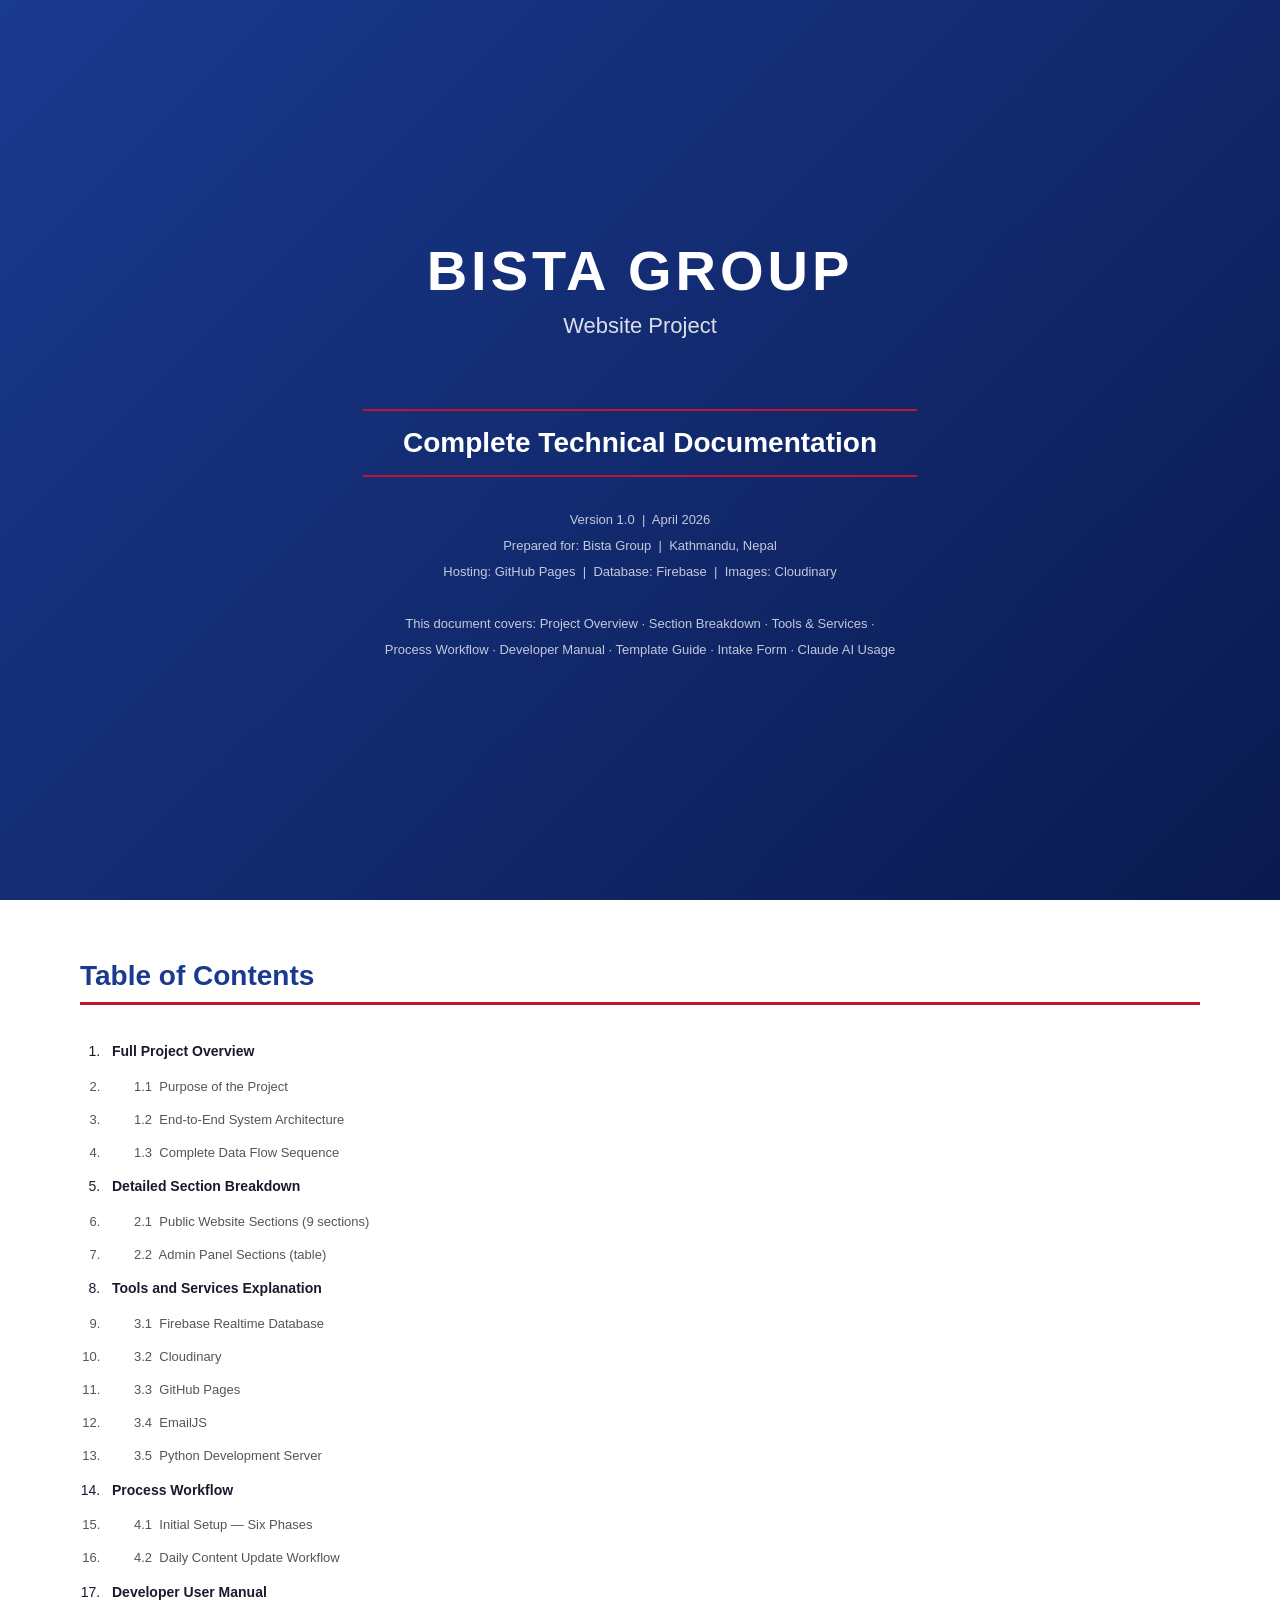
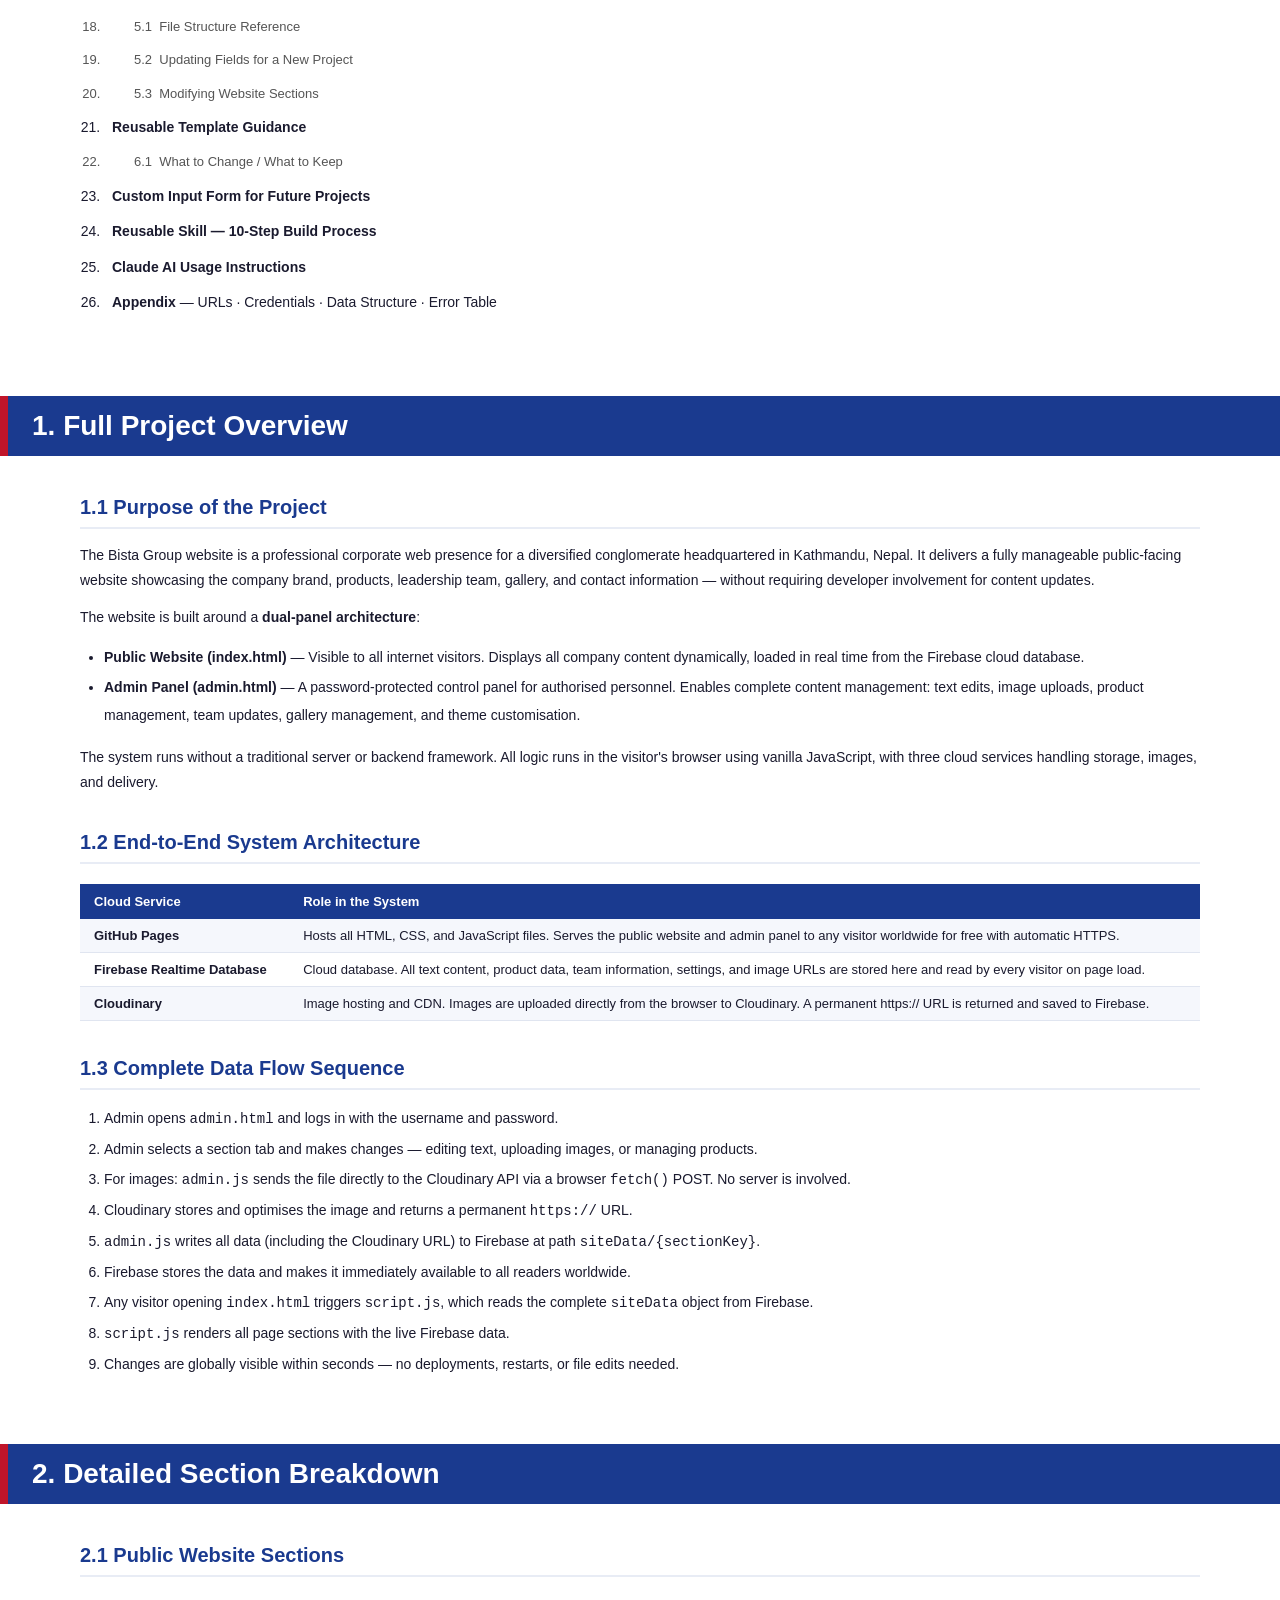
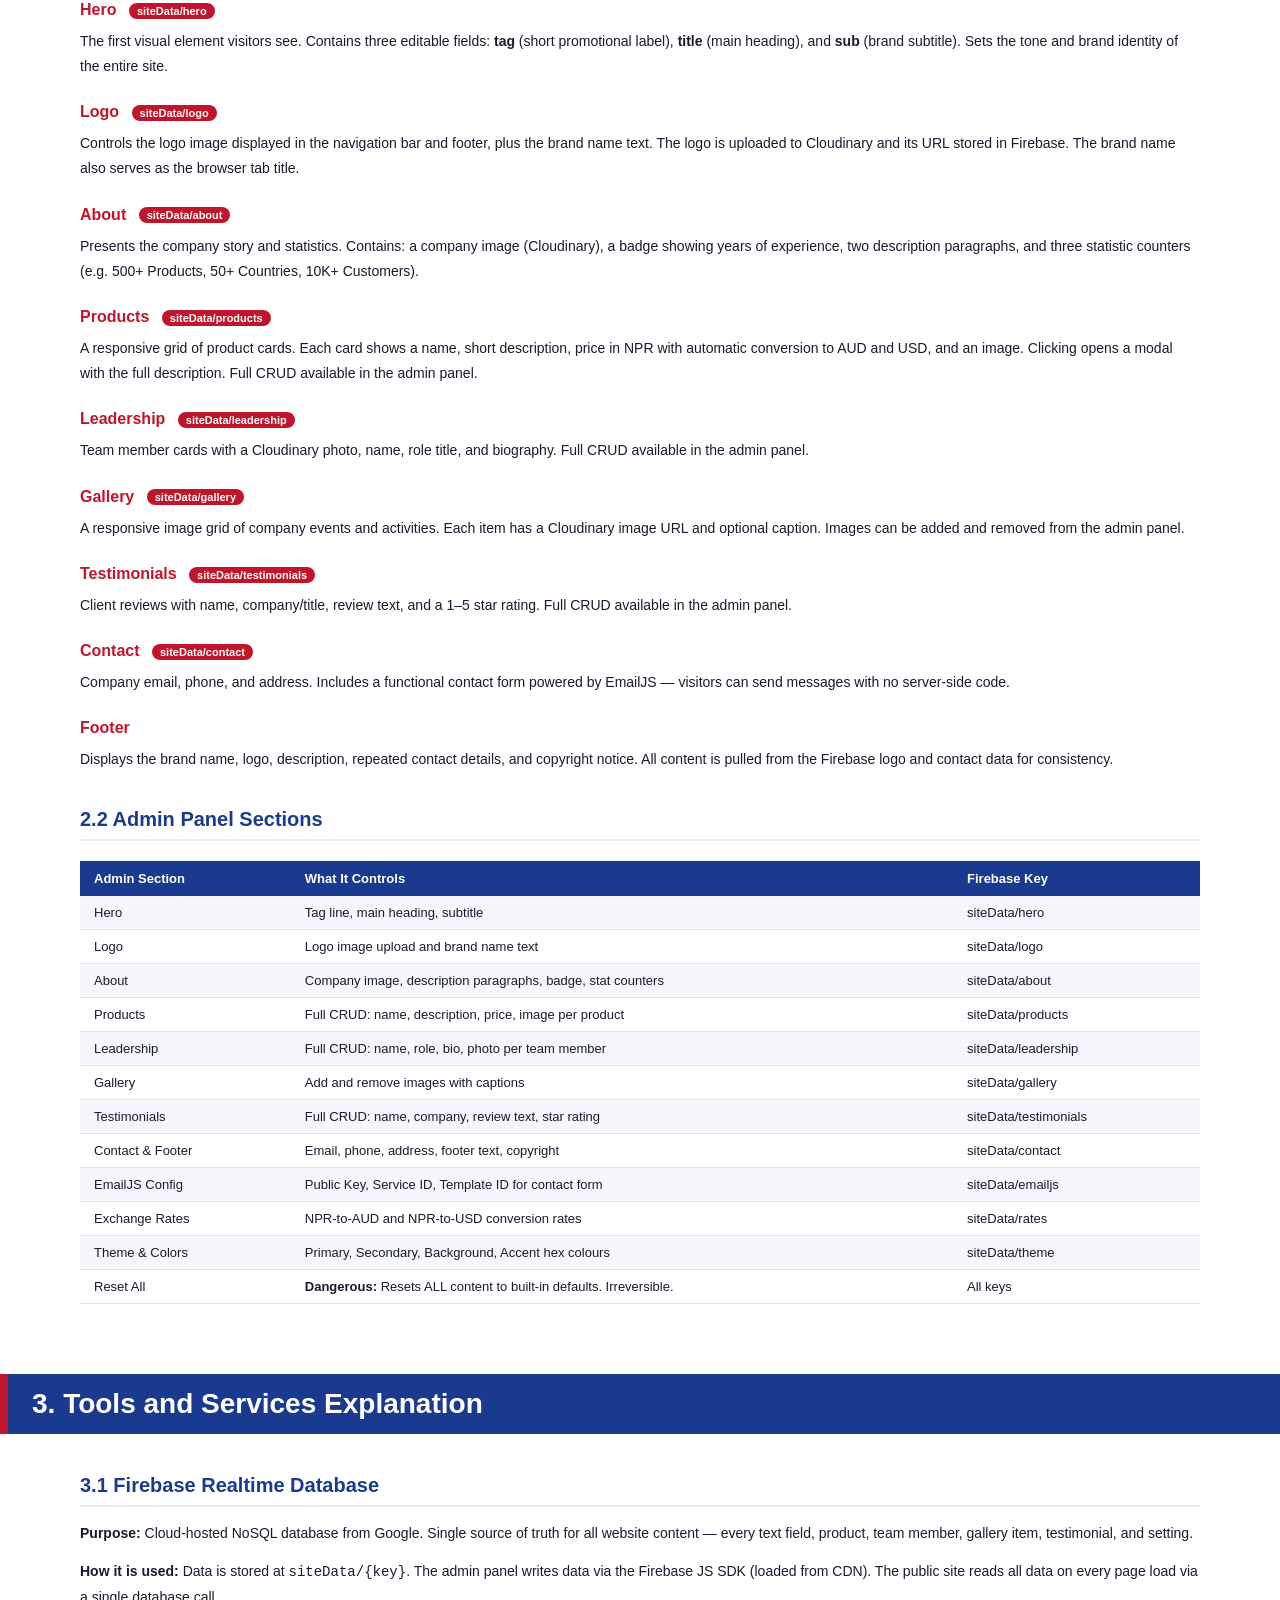
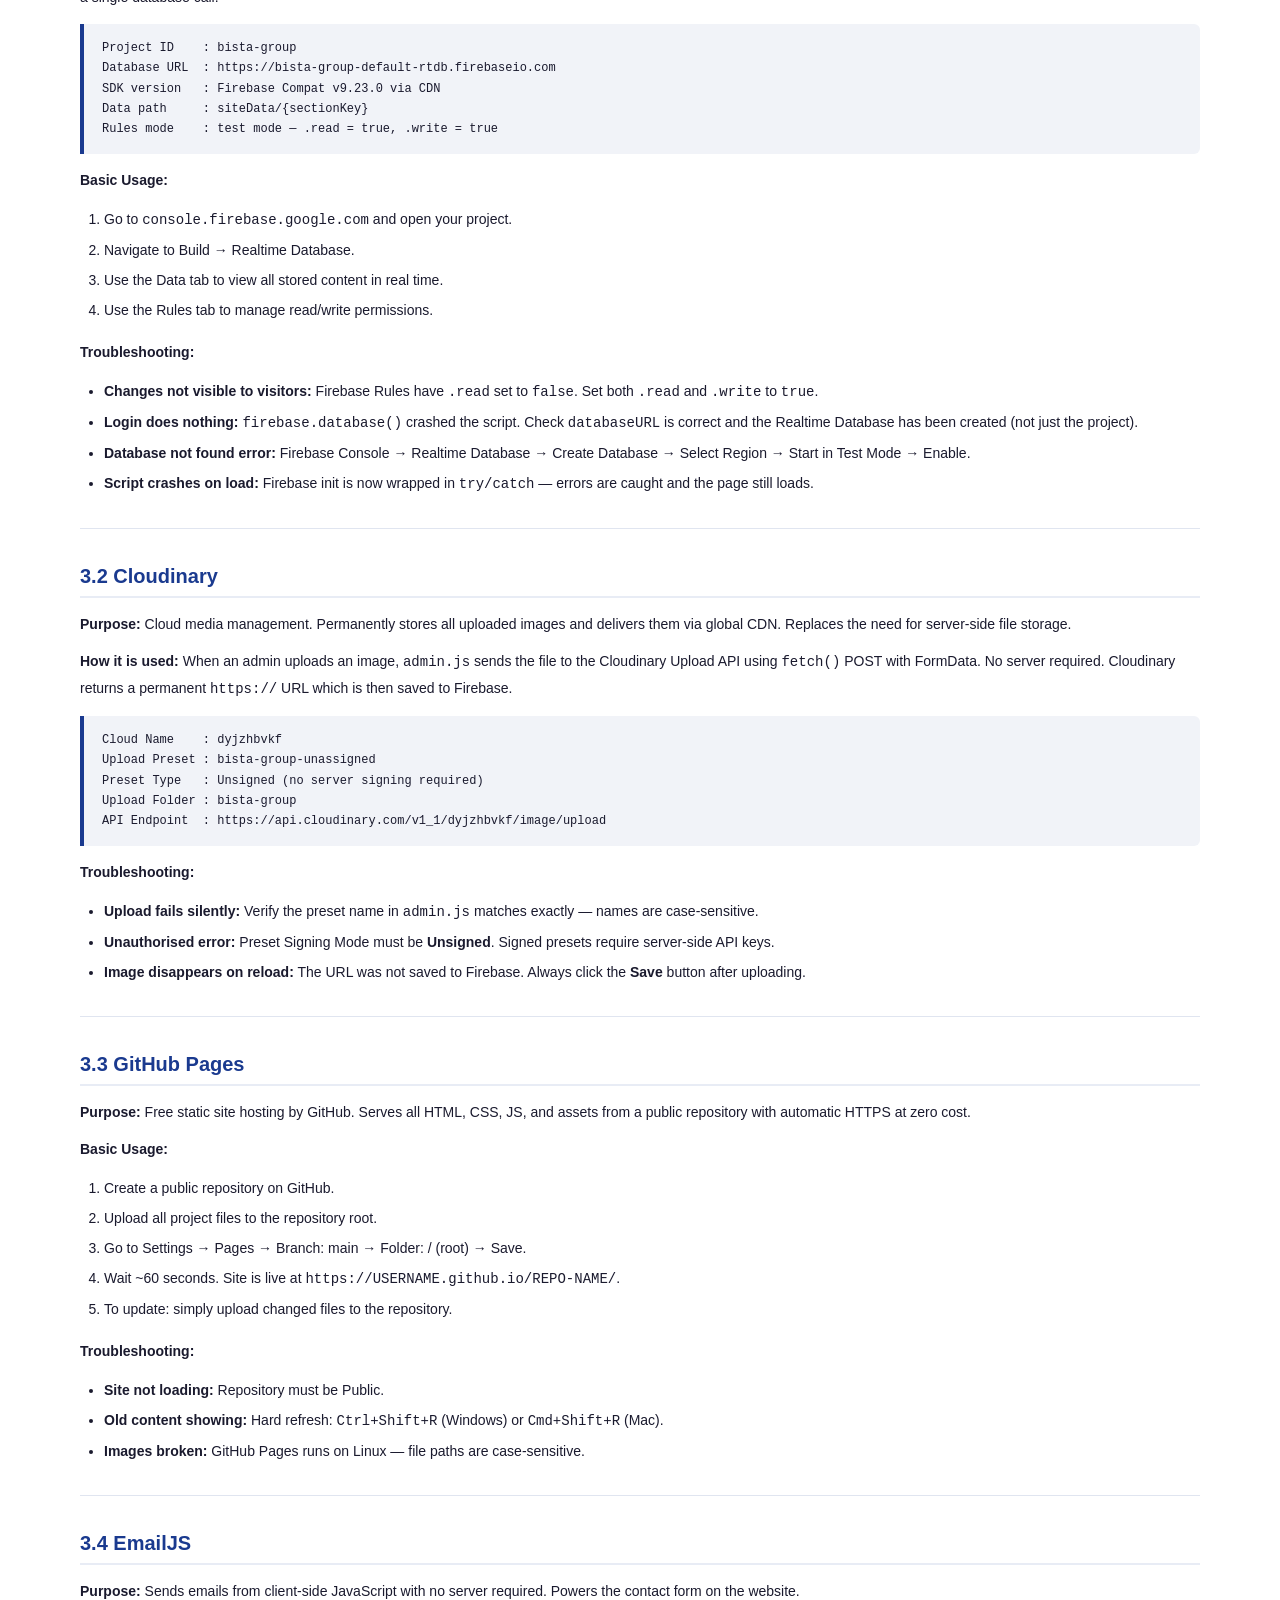
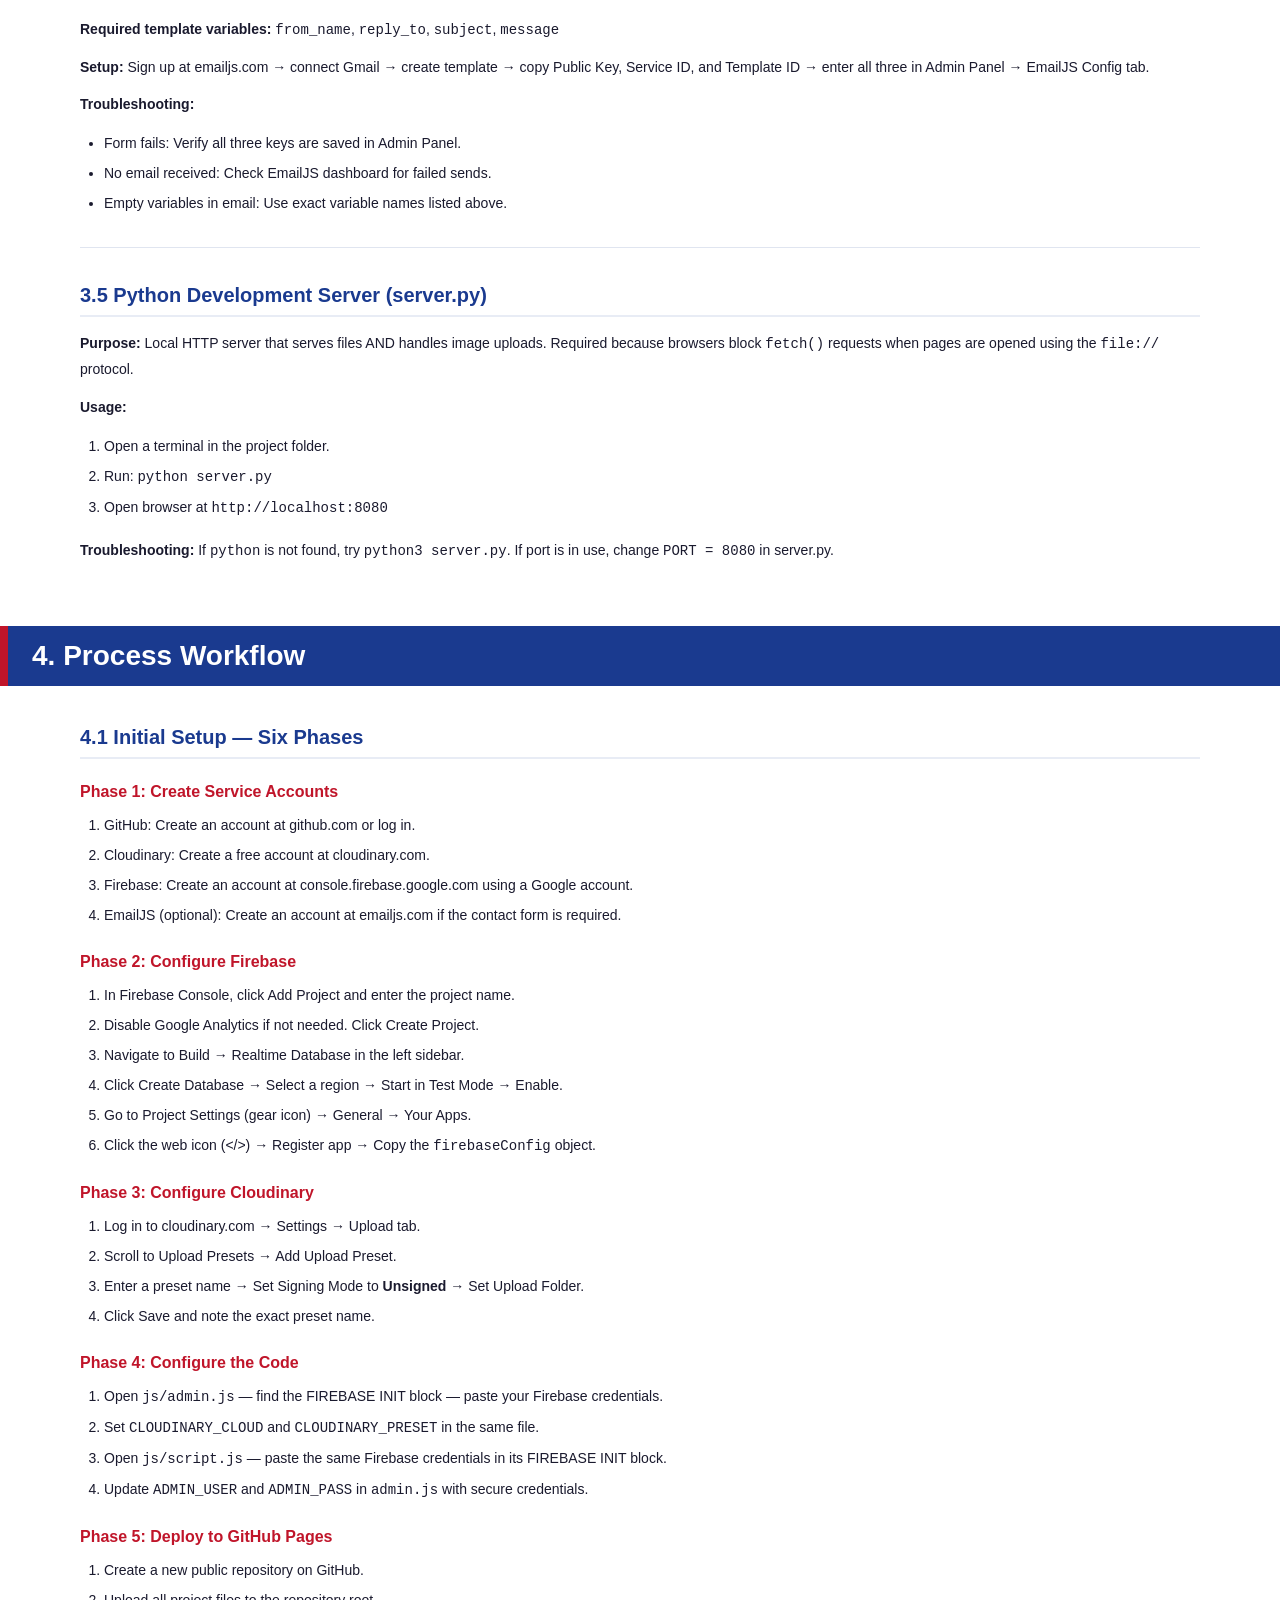
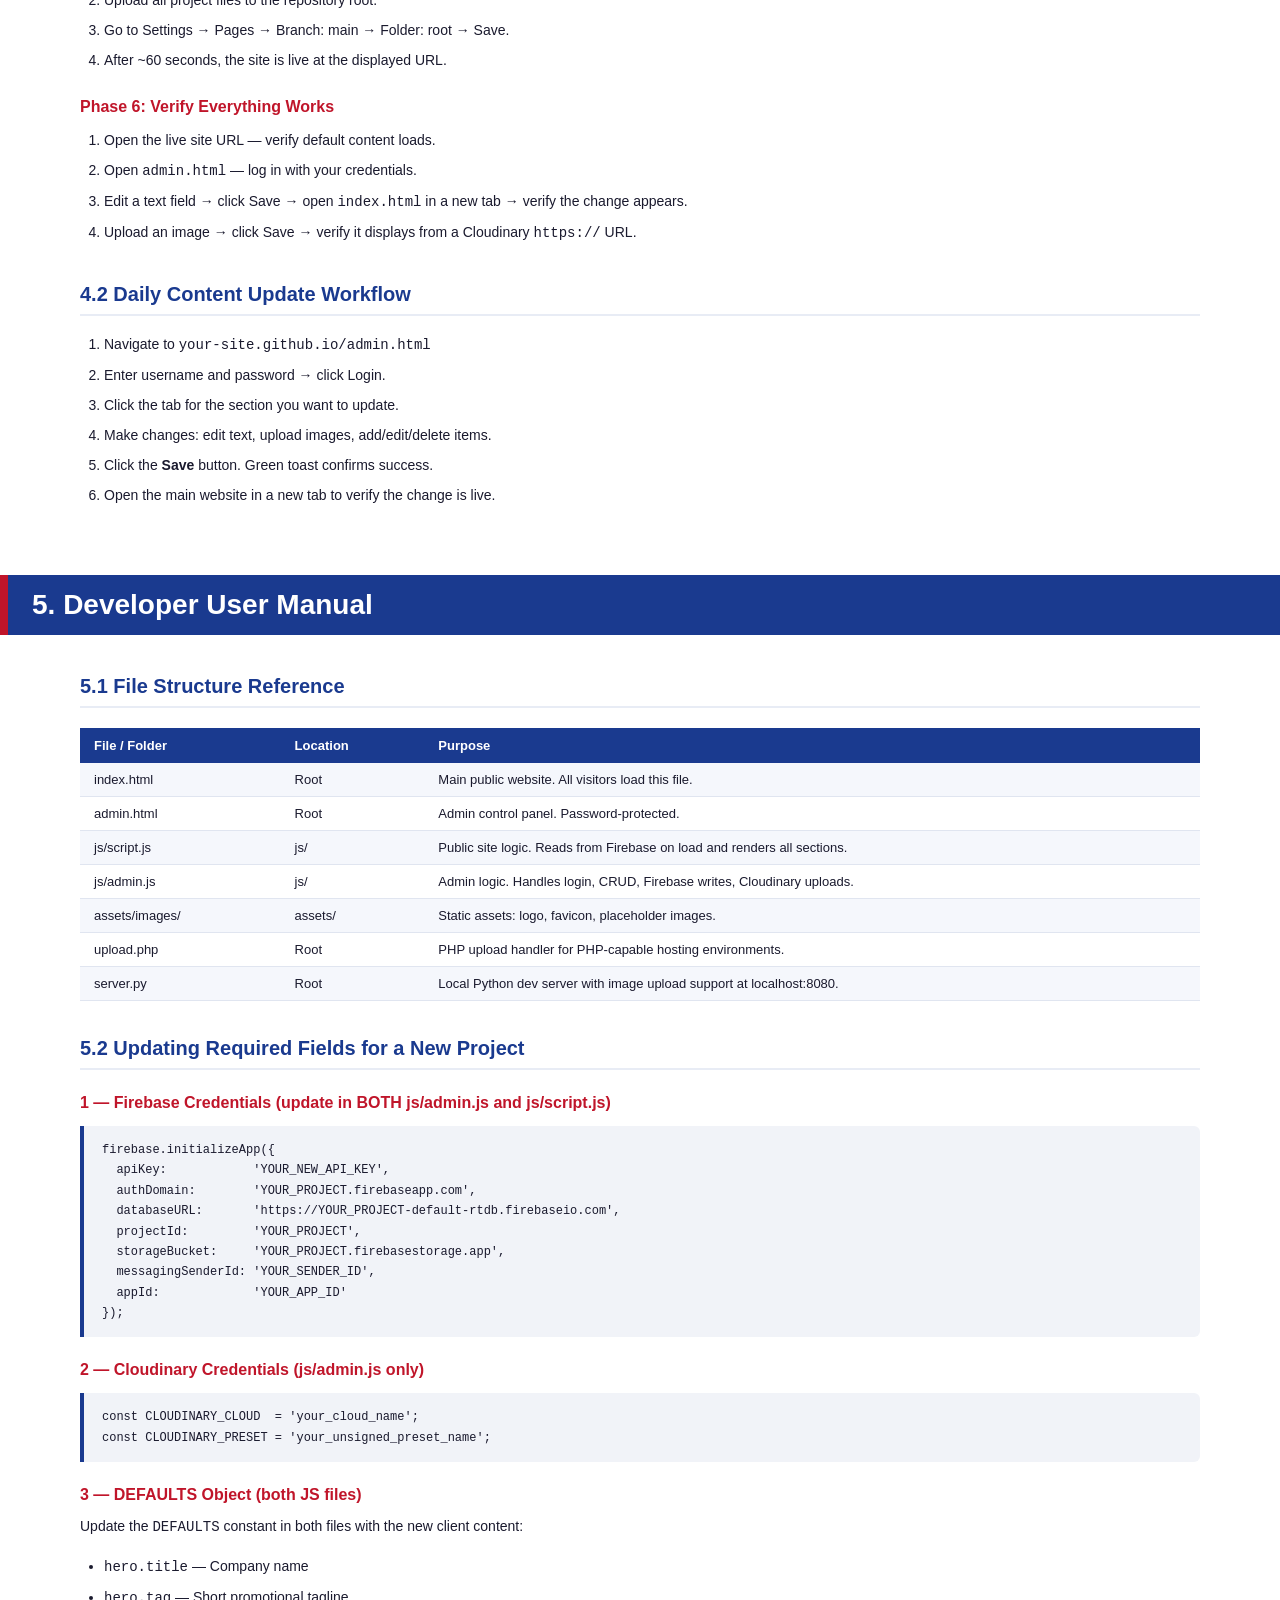
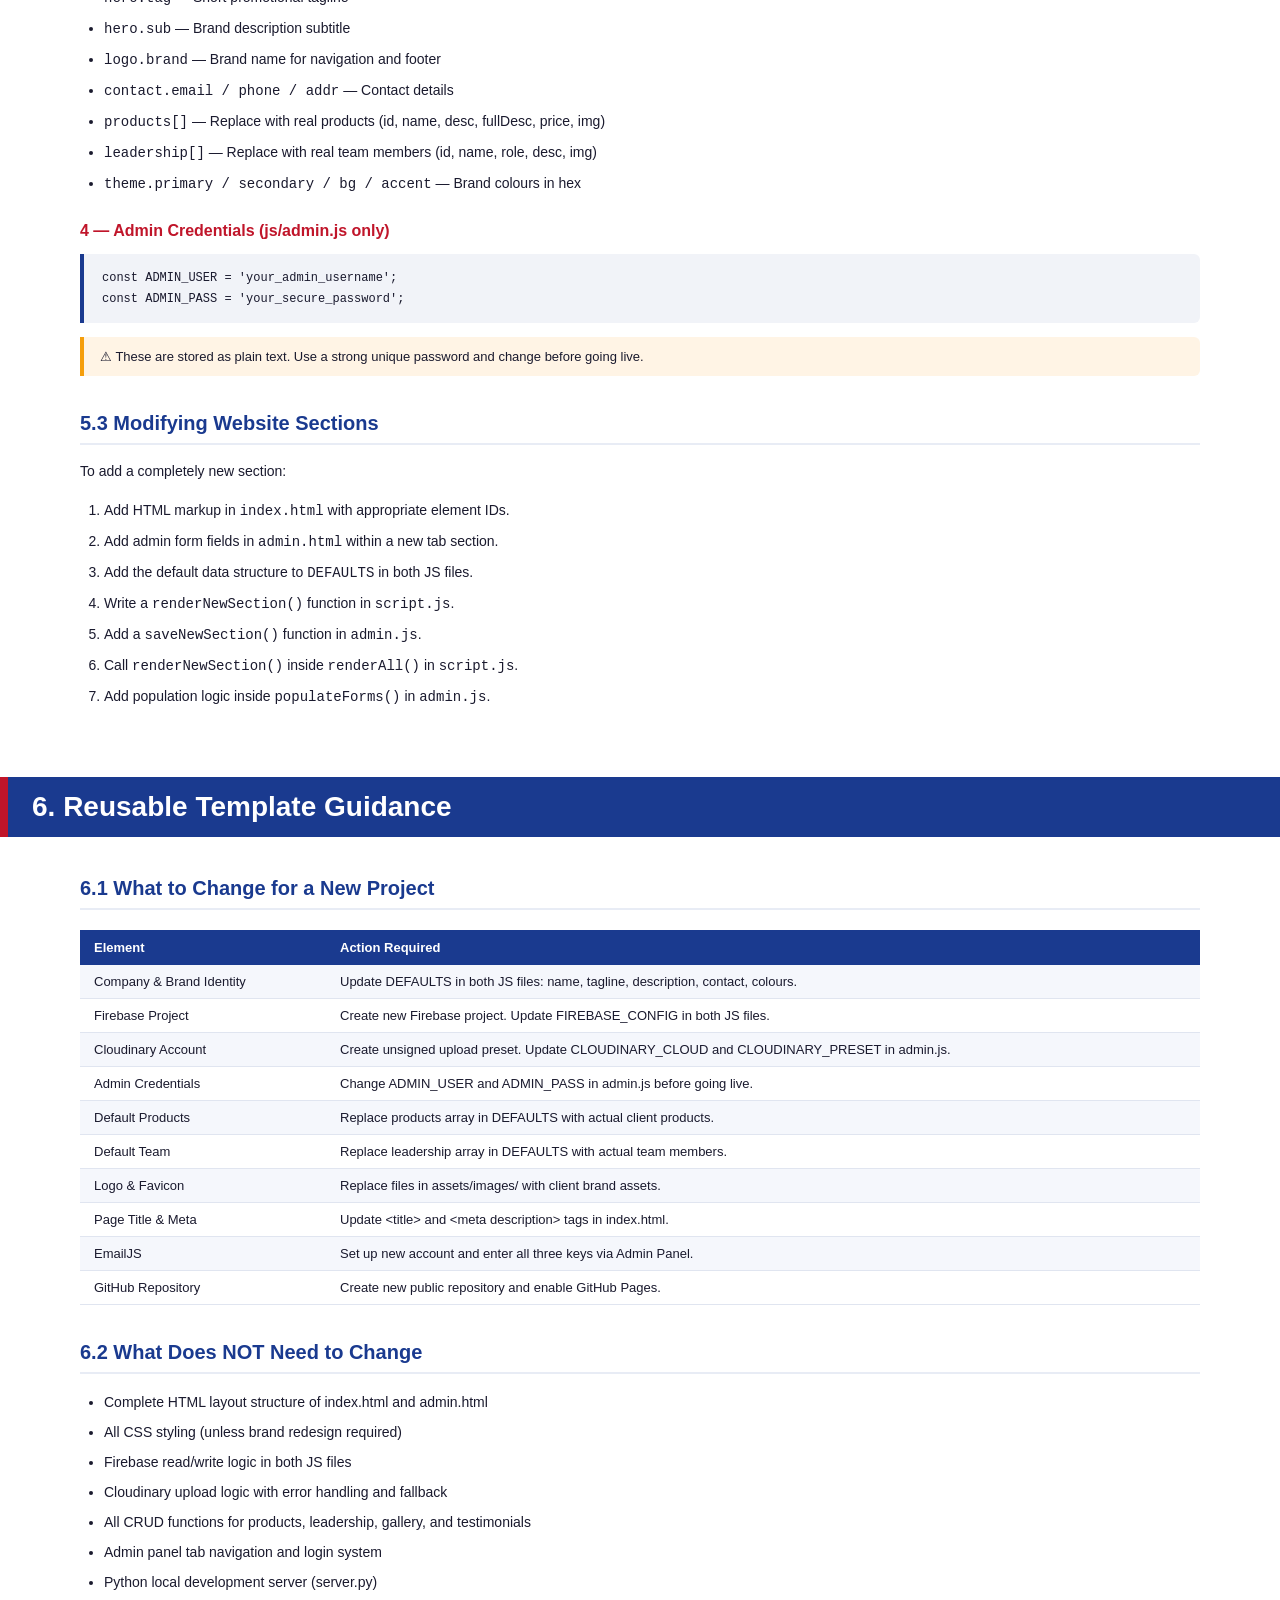
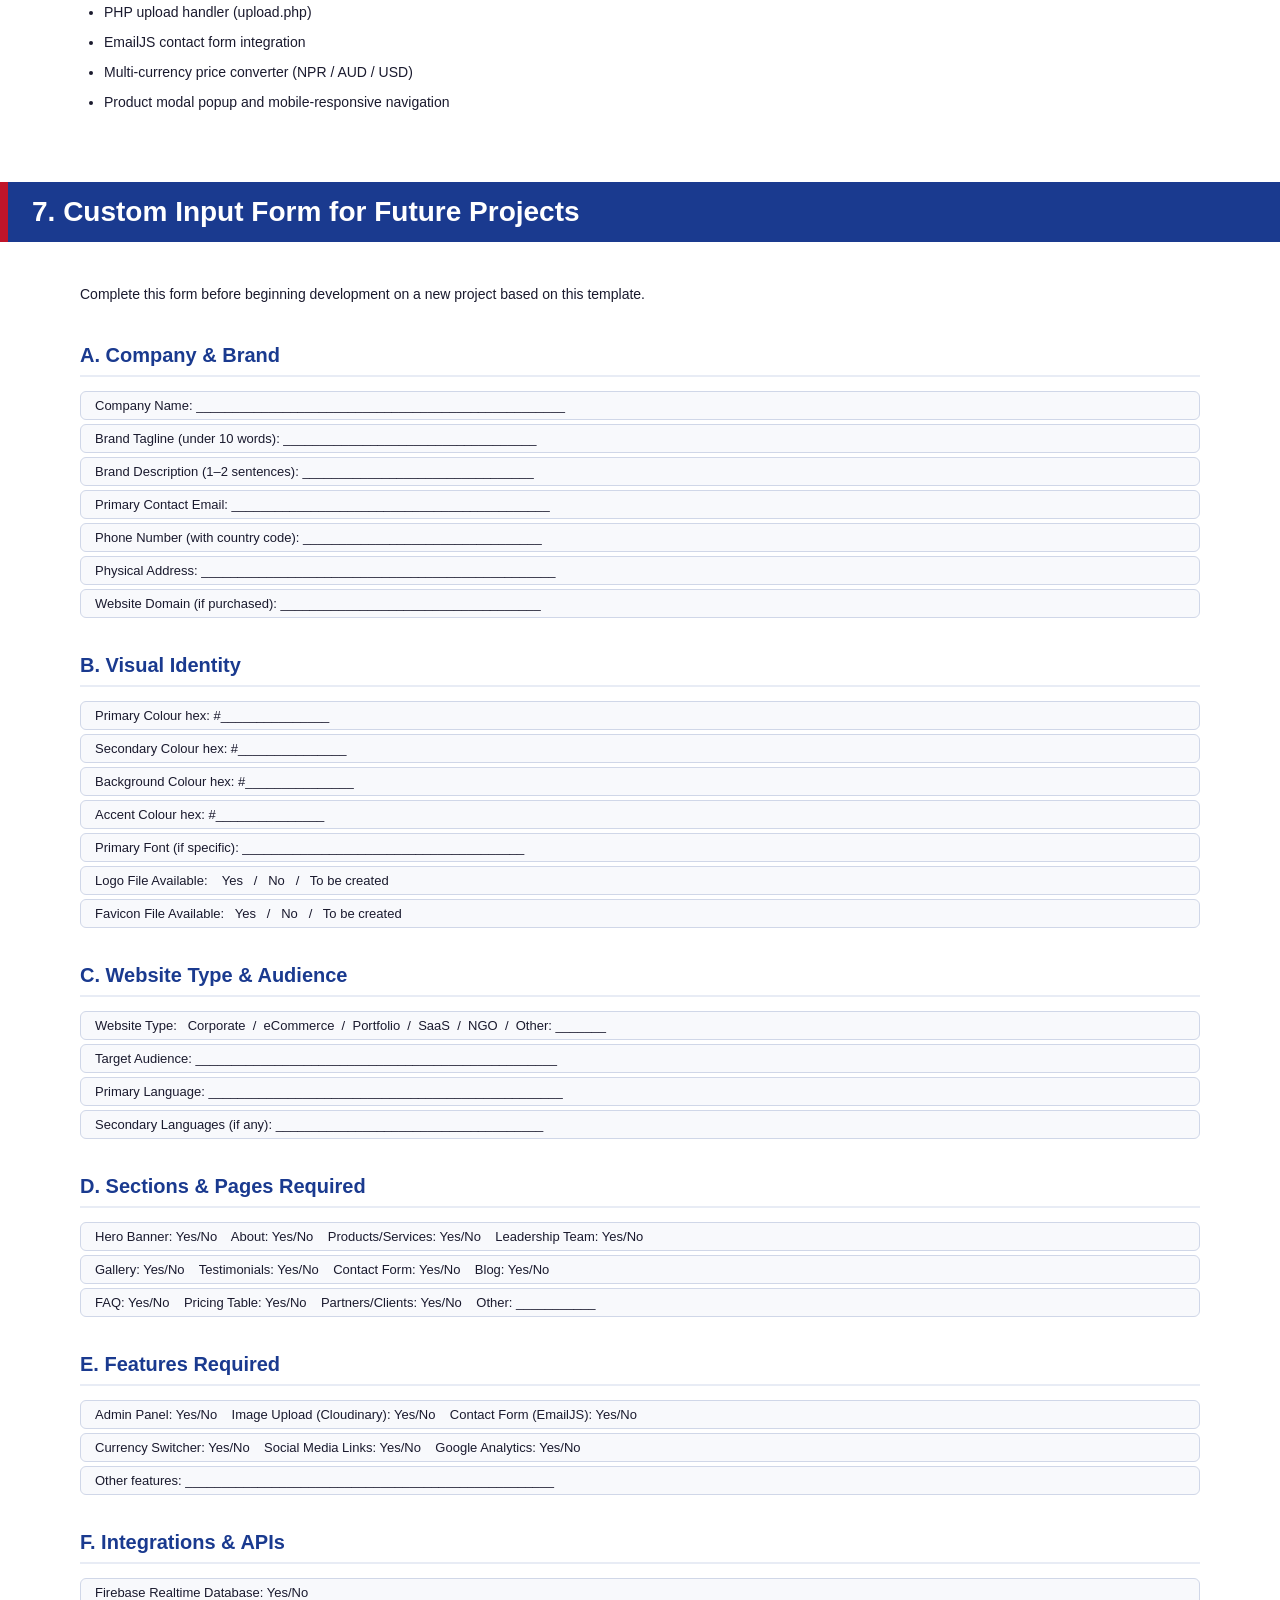
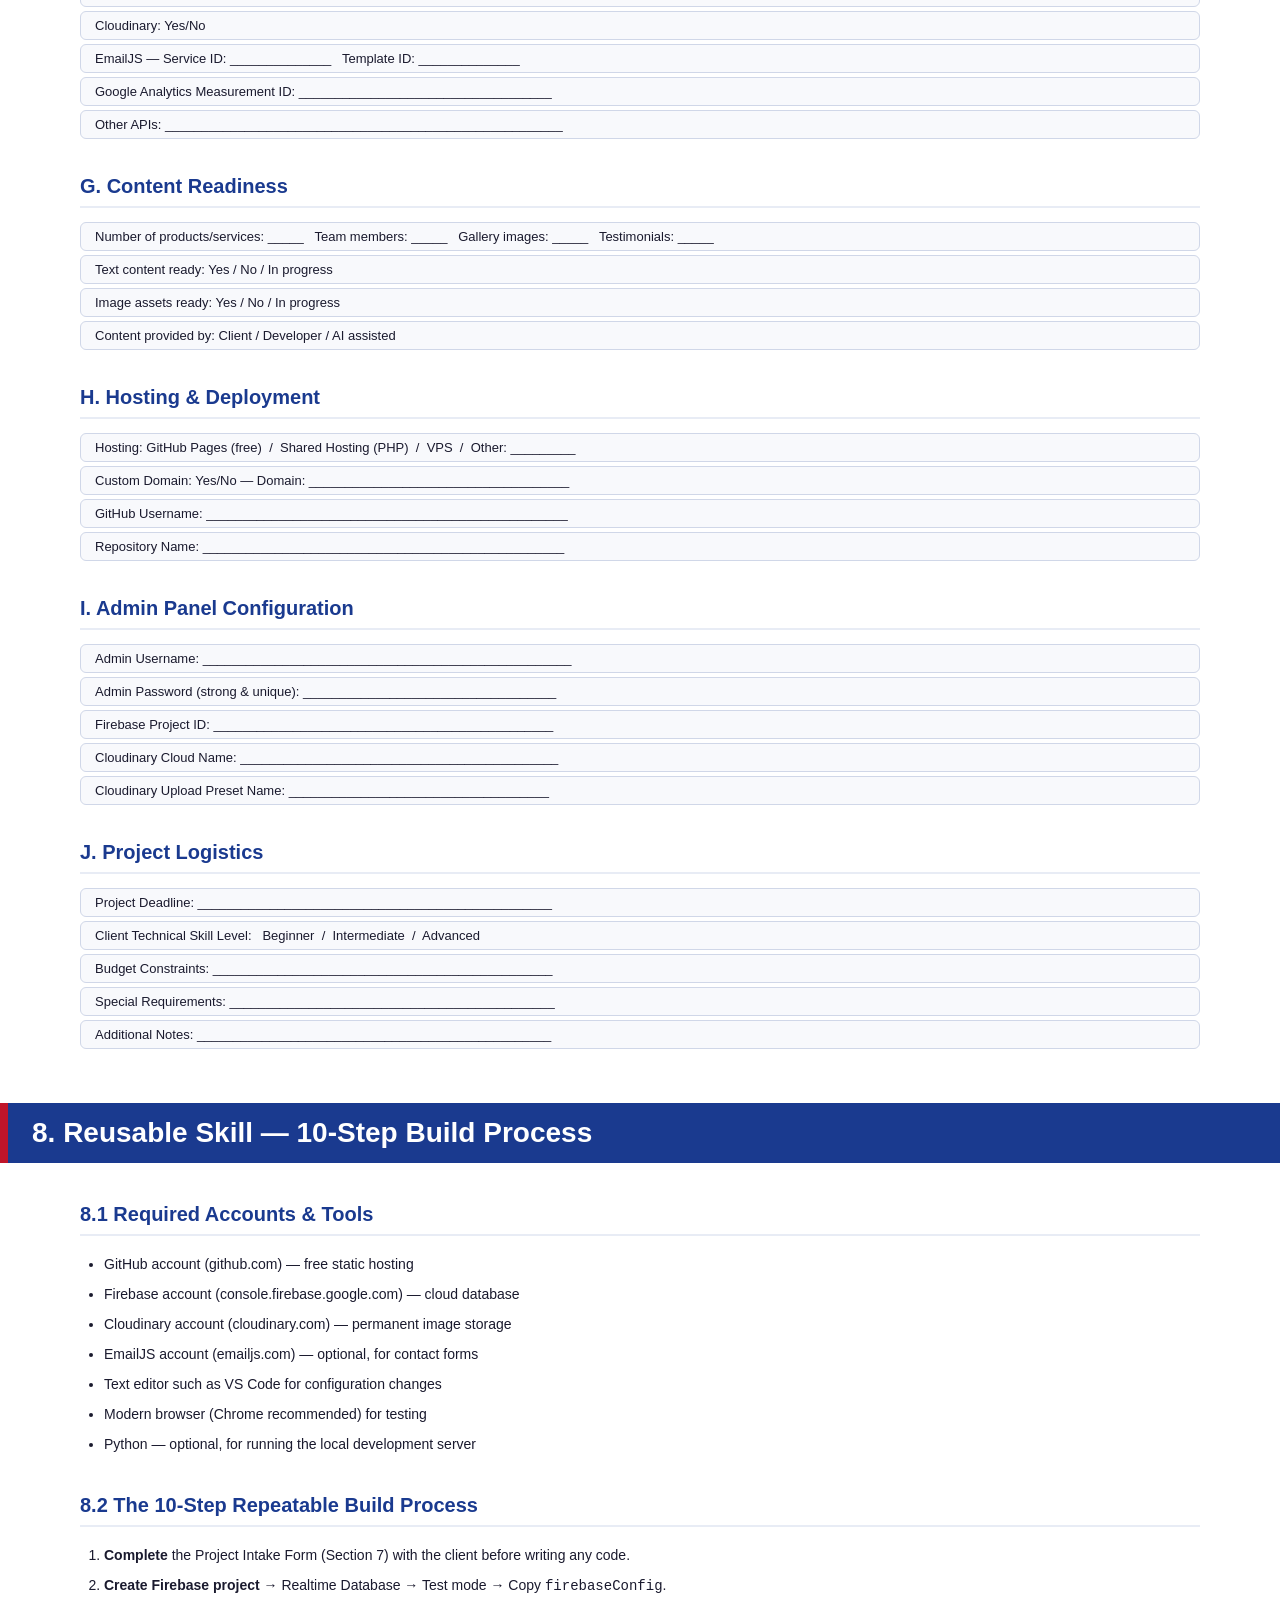
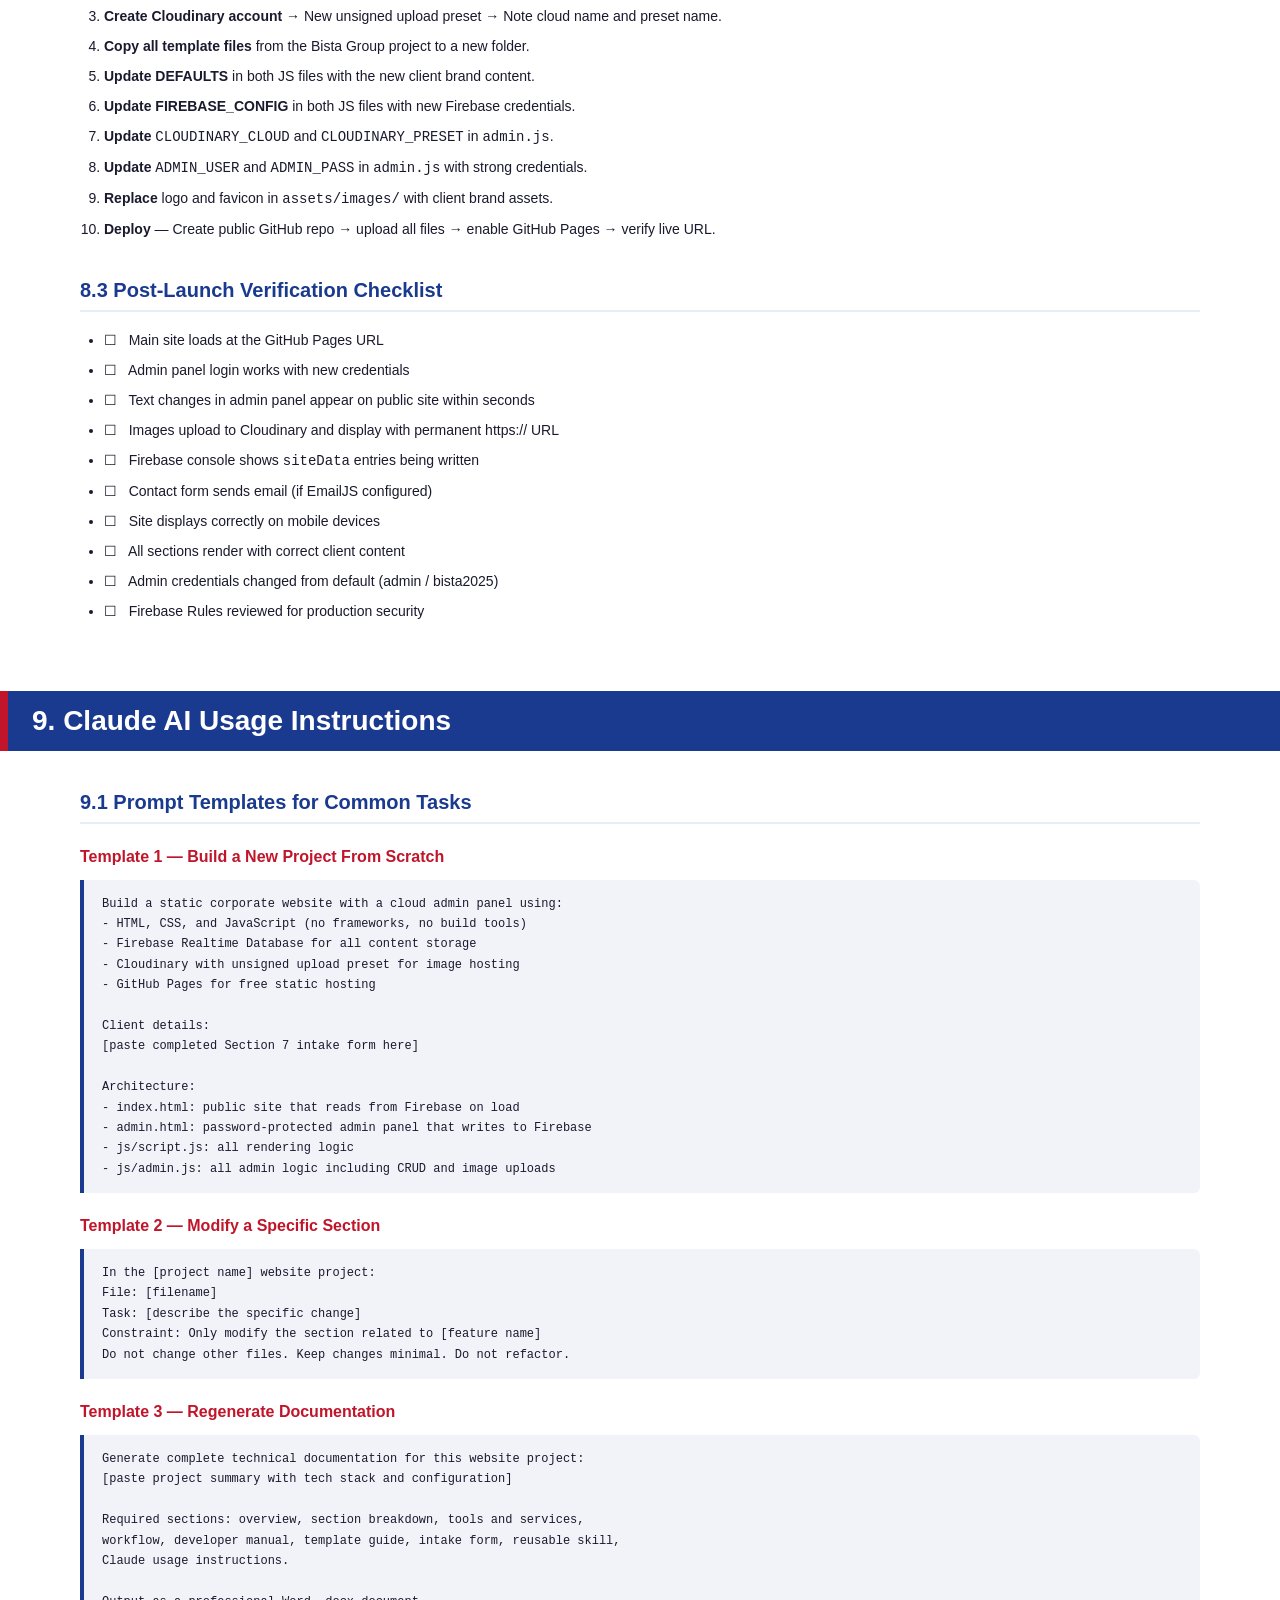
<file: Bista_Group_Documentation.html>
<!DOCTYPE html>
<html lang="en">
<head>
<meta charset="UTF-8">
<title>Bista Group — Website Documentation</title>
<style>
  * { box-sizing: border-box; margin: 0; padding: 0; }
  body { font-family: 'Segoe UI', Arial, sans-serif; font-size: 14px; color: #1a1a2e; background: #fff; }
  .cover { background: linear-gradient(135deg, #1a3a8f 0%, #0a1a4f 100%); color: #fff; min-height: 100vh; display: flex; flex-direction: column; justify-content: center; align-items: center; text-align: center; padding: 60px 40px; page-break-after: always; }
  .cover h1 { font-size: 56px; font-weight: 900; letter-spacing: 4px; margin-bottom: 10px; }
  .cover h2 { font-size: 22px; font-weight: 300; opacity: 0.85; margin-bottom: 40px; }
  .cover .title { font-size: 28px; font-weight: 700; border-top: 2px solid #c0152a; border-bottom: 2px solid #c0152a; padding: 16px 40px; margin: 30px 0; }
  .cover .meta { font-size: 13px; opacity: 0.75; line-height: 2; }
  .toc { padding: 60px 80px; page-break-after: always; }
  .toc h2 { font-size: 28px; color: #1a3a8f; border-bottom: 3px solid #c0152a; padding-bottom: 10px; margin-bottom: 30px; }
  .toc ol { line-height: 2.4; font-size: 14px; }
  .toc ol li { padding-left: 8px; }
  .toc ol li.sub { padding-left: 30px; font-size: 13px; color: #555; }
  .section { padding: 50px 80px; page-break-before: always; }
  h1.sh { font-size: 28px; color: #fff; background: #1a3a8f; padding: 14px 24px; margin: -50px -80px 40px -80px; border-left: 8px solid #c0152a; }
  h2.sh { font-size: 20px; color: #1a3a8f; border-bottom: 2px solid #e8ecf5; padding-bottom: 8px; margin: 36px 0 14px; }
  h3.sh { font-size: 16px; color: #c0152a; margin: 24px 0 10px; font-weight: 700; }
  p { line-height: 1.8; margin-bottom: 12px; }
  ul { margin: 10px 0 16px 24px; line-height: 2; }
  ol { margin: 10px 0 16px 24px; line-height: 2; }
  li { margin-bottom: 2px; }
  pre { background: #f1f3f8; border-left: 4px solid #1a3a8f; padding: 14px 18px; font-family: 'Courier New', monospace; font-size: 12px; margin: 14px 0; overflow-x: auto; border-radius: 0 6px 6px 0; line-height: 1.7; white-space: pre-wrap; }
  table { width: 100%; border-collapse: collapse; margin: 20px 0; font-size: 13px; }
  th { background: #1a3a8f; color: #fff; padding: 10px 14px; text-align: left; font-weight: 600; }
  td { padding: 9px 14px; border-bottom: 1px solid #e0e5f0; vertical-align: top; }
  tr:nth-child(even) td { background: #f5f7fc; }
  .badge { display: inline-block; background: #c0152a; color: #fff; font-size: 11px; padding: 2px 8px; border-radius: 12px; font-weight: 700; margin-left: 8px; vertical-align: middle; }
  .warn { background: #fff4e5; border-left: 4px solid #f59e0b; padding: 12px 16px; margin: 14px 0; border-radius: 0 6px 6px 0; font-size: 13px; }
  .formfield { background: #f8f9fc; border: 1px solid #d0d7e8; border-radius: 6px; padding: 6px 14px; margin: 4px 0; font-size: 13px; }
  .divider { border: none; border-top: 1px solid #e0e5f0; margin: 30px 0; }
  @media print {
    .section { page-break-before: always; }
    .cover { min-height: auto; padding: 100px 60px; }
  }
</style>
</head>
<body>

<!-- ═══════════════════ COVER ═══════════════════ -->
<div class="cover">
  <h1>BISTA GROUP</h1>
  <h2>Website Project</h2>
  <div class="title">Complete Technical Documentation</div>
  <div class="meta">
    Version 1.0 &nbsp;|&nbsp; April 2026<br>
    Prepared for: Bista Group &nbsp;|&nbsp; Kathmandu, Nepal<br>
    Hosting: GitHub Pages &nbsp;|&nbsp; Database: Firebase &nbsp;|&nbsp; Images: Cloudinary<br><br>
    This document covers: Project Overview · Section Breakdown · Tools & Services ·<br>
    Process Workflow · Developer Manual · Template Guide · Intake Form · Claude AI Usage
  </div>
</div>

<!-- ═══════════════════ TOC ═══════════════════ -->
<div class="toc">
  <h2>Table of Contents</h2>
  <ol>
    <li><strong>Full Project Overview</strong></li>
    <li class="sub">1.1 &nbsp;Purpose of the Project</li>
    <li class="sub">1.2 &nbsp;End-to-End System Architecture</li>
    <li class="sub">1.3 &nbsp;Complete Data Flow Sequence</li>
    <li><strong>Detailed Section Breakdown</strong></li>
    <li class="sub">2.1 &nbsp;Public Website Sections (9 sections)</li>
    <li class="sub">2.2 &nbsp;Admin Panel Sections (table)</li>
    <li><strong>Tools and Services Explanation</strong></li>
    <li class="sub">3.1 &nbsp;Firebase Realtime Database</li>
    <li class="sub">3.2 &nbsp;Cloudinary</li>
    <li class="sub">3.3 &nbsp;GitHub Pages</li>
    <li class="sub">3.4 &nbsp;EmailJS</li>
    <li class="sub">3.5 &nbsp;Python Development Server</li>
    <li><strong>Process Workflow</strong></li>
    <li class="sub">4.1 &nbsp;Initial Setup — Six Phases</li>
    <li class="sub">4.2 &nbsp;Daily Content Update Workflow</li>
    <li><strong>Developer User Manual</strong></li>
    <li class="sub">5.1 &nbsp;File Structure Reference</li>
    <li class="sub">5.2 &nbsp;Updating Fields for a New Project</li>
    <li class="sub">5.3 &nbsp;Modifying Website Sections</li>
    <li><strong>Reusable Template Guidance</strong></li>
    <li class="sub">6.1 &nbsp;What to Change / What to Keep</li>
    <li><strong>Custom Input Form for Future Projects</strong></li>
    <li><strong>Reusable Skill — 10-Step Build Process</strong></li>
    <li><strong>Claude AI Usage Instructions</strong></li>
    <li><strong>Appendix</strong> — URLs · Credentials · Data Structure · Error Table</li>
  </ol>
</div>

<!-- ═══════════════════ SECTION 1 ═══════════════════ -->
<div class="section">
  <h1 class="sh">1. Full Project Overview</h1>

  <h2 class="sh">1.1 Purpose of the Project</h2>
  <p>The Bista Group website is a professional corporate web presence for a diversified conglomerate headquartered in Kathmandu, Nepal. It delivers a fully manageable public-facing website showcasing the company brand, products, leadership team, gallery, and contact information — without requiring developer involvement for content updates.</p>
  <p>The website is built around a <strong>dual-panel architecture</strong>:</p>
  <ul>
    <li><strong>Public Website (index.html)</strong> — Visible to all internet visitors. Displays all company content dynamically, loaded in real time from the Firebase cloud database.</li>
    <li><strong>Admin Panel (admin.html)</strong> — A password-protected control panel for authorised personnel. Enables complete content management: text edits, image uploads, product management, team updates, gallery management, and theme customisation.</li>
  </ul>
  <p>The system runs without a traditional server or backend framework. All logic runs in the visitor's browser using vanilla JavaScript, with three cloud services handling storage, images, and delivery.</p>

  <h2 class="sh">1.2 End-to-End System Architecture</h2>
  <table>
    <tr><th>Cloud Service</th><th>Role in the System</th></tr>
    <tr><td><strong>GitHub Pages</strong></td><td>Hosts all HTML, CSS, and JavaScript files. Serves the public website and admin panel to any visitor worldwide for free with automatic HTTPS.</td></tr>
    <tr><td><strong>Firebase Realtime Database</strong></td><td>Cloud database. All text content, product data, team information, settings, and image URLs are stored here and read by every visitor on page load.</td></tr>
    <tr><td><strong>Cloudinary</strong></td><td>Image hosting and CDN. Images are uploaded directly from the browser to Cloudinary. A permanent https:// URL is returned and saved to Firebase.</td></tr>
  </table>

  <h2 class="sh">1.3 Complete Data Flow Sequence</h2>
  <ol>
    <li>Admin opens <code>admin.html</code> and logs in with the username and password.</li>
    <li>Admin selects a section tab and makes changes — editing text, uploading images, or managing products.</li>
    <li>For images: <code>admin.js</code> sends the file directly to the Cloudinary API via a browser <code>fetch()</code> POST. No server is involved.</li>
    <li>Cloudinary stores and optimises the image and returns a permanent <code>https://</code> URL.</li>
    <li><code>admin.js</code> writes all data (including the Cloudinary URL) to Firebase at path <code>siteData/{sectionKey}</code>.</li>
    <li>Firebase stores the data and makes it immediately available to all readers worldwide.</li>
    <li>Any visitor opening <code>index.html</code> triggers <code>script.js</code>, which reads the complete <code>siteData</code> object from Firebase.</li>
    <li><code>script.js</code> renders all page sections with the live Firebase data.</li>
    <li>Changes are globally visible within seconds — no deployments, restarts, or file edits needed.</li>
  </ol>
</div>

<!-- ═══════════════════ SECTION 2 ═══════════════════ -->
<div class="section">
  <h1 class="sh">2. Detailed Section Breakdown</h1>

  <h2 class="sh">2.1 Public Website Sections</h2>

  <h3 class="sh">Hero <span class="badge">siteData/hero</span></h3>
  <p>The first visual element visitors see. Contains three editable fields: <strong>tag</strong> (short promotional label), <strong>title</strong> (main heading), and <strong>sub</strong> (brand subtitle). Sets the tone and brand identity of the entire site.</p>

  <h3 class="sh">Logo <span class="badge">siteData/logo</span></h3>
  <p>Controls the logo image displayed in the navigation bar and footer, plus the brand name text. The logo is uploaded to Cloudinary and its URL stored in Firebase. The brand name also serves as the browser tab title.</p>

  <h3 class="sh">About <span class="badge">siteData/about</span></h3>
  <p>Presents the company story and statistics. Contains: a company image (Cloudinary), a badge showing years of experience, two description paragraphs, and three statistic counters (e.g. 500+ Products, 50+ Countries, 10K+ Customers).</p>

  <h3 class="sh">Products <span class="badge">siteData/products</span></h3>
  <p>A responsive grid of product cards. Each card shows a name, short description, price in NPR with automatic conversion to AUD and USD, and an image. Clicking opens a modal with the full description. Full CRUD available in the admin panel.</p>

  <h3 class="sh">Leadership <span class="badge">siteData/leadership</span></h3>
  <p>Team member cards with a Cloudinary photo, name, role title, and biography. Full CRUD available in the admin panel.</p>

  <h3 class="sh">Gallery <span class="badge">siteData/gallery</span></h3>
  <p>A responsive image grid of company events and activities. Each item has a Cloudinary image URL and optional caption. Images can be added and removed from the admin panel.</p>

  <h3 class="sh">Testimonials <span class="badge">siteData/testimonials</span></h3>
  <p>Client reviews with name, company/title, review text, and a 1–5 star rating. Full CRUD available in the admin panel.</p>

  <h3 class="sh">Contact <span class="badge">siteData/contact</span></h3>
  <p>Company email, phone, and address. Includes a functional contact form powered by EmailJS — visitors can send messages with no server-side code.</p>

  <h3 class="sh">Footer</h3>
  <p>Displays the brand name, logo, description, repeated contact details, and copyright notice. All content is pulled from the Firebase logo and contact data for consistency.</p>

  <h2 class="sh">2.2 Admin Panel Sections</h2>
  <table>
    <tr><th>Admin Section</th><th>What It Controls</th><th>Firebase Key</th></tr>
    <tr><td>Hero</td><td>Tag line, main heading, subtitle</td><td>siteData/hero</td></tr>
    <tr><td>Logo</td><td>Logo image upload and brand name text</td><td>siteData/logo</td></tr>
    <tr><td>About</td><td>Company image, description paragraphs, badge, stat counters</td><td>siteData/about</td></tr>
    <tr><td>Products</td><td>Full CRUD: name, description, price, image per product</td><td>siteData/products</td></tr>
    <tr><td>Leadership</td><td>Full CRUD: name, role, bio, photo per team member</td><td>siteData/leadership</td></tr>
    <tr><td>Gallery</td><td>Add and remove images with captions</td><td>siteData/gallery</td></tr>
    <tr><td>Testimonials</td><td>Full CRUD: name, company, review text, star rating</td><td>siteData/testimonials</td></tr>
    <tr><td>Contact &amp; Footer</td><td>Email, phone, address, footer text, copyright</td><td>siteData/contact</td></tr>
    <tr><td>EmailJS Config</td><td>Public Key, Service ID, Template ID for contact form</td><td>siteData/emailjs</td></tr>
    <tr><td>Exchange Rates</td><td>NPR-to-AUD and NPR-to-USD conversion rates</td><td>siteData/rates</td></tr>
    <tr><td>Theme &amp; Colors</td><td>Primary, Secondary, Background, Accent hex colours</td><td>siteData/theme</td></tr>
    <tr><td>Reset All</td><td><strong>Dangerous:</strong> Resets ALL content to built-in defaults. Irreversible.</td><td>All keys</td></tr>
  </table>
</div>

<!-- ═══════════════════ SECTION 3 ═══════════════════ -->
<div class="section">
  <h1 class="sh">3. Tools and Services Explanation</h1>

  <h2 class="sh">3.1 Firebase Realtime Database</h2>
  <p><strong>Purpose:</strong> Cloud-hosted NoSQL database from Google. Single source of truth for all website content — every text field, product, team member, gallery item, testimonial, and setting.</p>
  <p><strong>How it is used:</strong> Data is stored at <code>siteData/{key}</code>. The admin panel writes data via the Firebase JS SDK (loaded from CDN). The public site reads all data on every page load via a single database call.</p>
  <pre>Project ID    : bista-group
Database URL  : https://bista-group-default-rtdb.firebaseio.com
SDK version   : Firebase Compat v9.23.0 via CDN
Data path     : siteData/{sectionKey}
Rules mode    : test mode — .read = true, .write = true</pre>
  <p><strong>Basic Usage:</strong></p>
  <ol>
    <li>Go to <code>console.firebase.google.com</code> and open your project.</li>
    <li>Navigate to Build → Realtime Database.</li>
    <li>Use the Data tab to view all stored content in real time.</li>
    <li>Use the Rules tab to manage read/write permissions.</li>
  </ol>
  <p><strong>Troubleshooting:</strong></p>
  <ul>
    <li><strong>Changes not visible to visitors:</strong> Firebase Rules have <code>.read</code> set to <code>false</code>. Set both <code>.read</code> and <code>.write</code> to <code>true</code>.</li>
    <li><strong>Login does nothing:</strong> <code>firebase.database()</code> crashed the script. Check <code>databaseURL</code> is correct and the Realtime Database has been created (not just the project).</li>
    <li><strong>Database not found error:</strong> Firebase Console → Realtime Database → Create Database → Select Region → Start in Test Mode → Enable.</li>
    <li><strong>Script crashes on load:</strong> Firebase init is now wrapped in <code>try/catch</code> — errors are caught and the page still loads.</li>
  </ul>

  <hr class="divider">

  <h2 class="sh">3.2 Cloudinary</h2>
  <p><strong>Purpose:</strong> Cloud media management. Permanently stores all uploaded images and delivers them via global CDN. Replaces the need for server-side file storage.</p>
  <p><strong>How it is used:</strong> When an admin uploads an image, <code>admin.js</code> sends the file to the Cloudinary Upload API using <code>fetch()</code> POST with FormData. No server required. Cloudinary returns a permanent <code>https://</code> URL which is then saved to Firebase.</p>
  <pre>Cloud Name    : dyjzhbvkf
Upload Preset : bista-group-unassigned
Preset Type   : Unsigned (no server signing required)
Upload Folder : bista-group
API Endpoint  : https://api.cloudinary.com/v1_1/dyjzhbvkf/image/upload</pre>
  <p><strong>Troubleshooting:</strong></p>
  <ul>
    <li><strong>Upload fails silently:</strong> Verify the preset name in <code>admin.js</code> matches exactly — names are case-sensitive.</li>
    <li><strong>Unauthorised error:</strong> Preset Signing Mode must be <strong>Unsigned</strong>. Signed presets require server-side API keys.</li>
    <li><strong>Image disappears on reload:</strong> The URL was not saved to Firebase. Always click the <strong>Save</strong> button after uploading.</li>
  </ul>

  <hr class="divider">

  <h2 class="sh">3.3 GitHub Pages</h2>
  <p><strong>Purpose:</strong> Free static site hosting by GitHub. Serves all HTML, CSS, JS, and assets from a public repository with automatic HTTPS at zero cost.</p>
  <p><strong>Basic Usage:</strong></p>
  <ol>
    <li>Create a public repository on GitHub.</li>
    <li>Upload all project files to the repository root.</li>
    <li>Go to Settings → Pages → Branch: main → Folder: / (root) → Save.</li>
    <li>Wait ~60 seconds. Site is live at <code>https://USERNAME.github.io/REPO-NAME/</code>.</li>
    <li>To update: simply upload changed files to the repository.</li>
  </ol>
  <p><strong>Troubleshooting:</strong></p>
  <ul>
    <li><strong>Site not loading:</strong> Repository must be Public.</li>
    <li><strong>Old content showing:</strong> Hard refresh: <code>Ctrl+Shift+R</code> (Windows) or <code>Cmd+Shift+R</code> (Mac).</li>
    <li><strong>Images broken:</strong> GitHub Pages runs on Linux — file paths are case-sensitive.</li>
  </ul>

  <hr class="divider">

  <h2 class="sh">3.4 EmailJS</h2>
  <p><strong>Purpose:</strong> Sends emails from client-side JavaScript with no server required. Powers the contact form on the website.</p>
  <p><strong>Required template variables:</strong> <code>from_name</code>, <code>reply_to</code>, <code>subject</code>, <code>message</code></p>
  <p><strong>Setup:</strong> Sign up at emailjs.com → connect Gmail → create template → copy Public Key, Service ID, and Template ID → enter all three in Admin Panel → EmailJS Config tab.</p>
  <p><strong>Troubleshooting:</strong></p>
  <ul>
    <li>Form fails: Verify all three keys are saved in Admin Panel.</li>
    <li>No email received: Check EmailJS dashboard for failed sends.</li>
    <li>Empty variables in email: Use exact variable names listed above.</li>
  </ul>

  <hr class="divider">

  <h2 class="sh">3.5 Python Development Server (server.py)</h2>
  <p><strong>Purpose:</strong> Local HTTP server that serves files AND handles image uploads. Required because browsers block <code>fetch()</code> requests when pages are opened using the <code>file://</code> protocol.</p>
  <p><strong>Usage:</strong></p>
  <ol>
    <li>Open a terminal in the project folder.</li>
    <li>Run: <code>python server.py</code></li>
    <li>Open browser at <code>http://localhost:8080</code></li>
  </ol>
  <p><strong>Troubleshooting:</strong> If <code>python</code> is not found, try <code>python3 server.py</code>. If port is in use, change <code>PORT = 8080</code> in server.py.</p>
</div>

<!-- ═══════════════════ SECTION 4 ═══════════════════ -->
<div class="section">
  <h1 class="sh">4. Process Workflow</h1>

  <h2 class="sh">4.1 Initial Setup — Six Phases</h2>

  <h3 class="sh">Phase 1: Create Service Accounts</h3>
  <ol>
    <li>GitHub: Create an account at github.com or log in.</li>
    <li>Cloudinary: Create a free account at cloudinary.com.</li>
    <li>Firebase: Create an account at console.firebase.google.com using a Google account.</li>
    <li>EmailJS (optional): Create an account at emailjs.com if the contact form is required.</li>
  </ol>

  <h3 class="sh">Phase 2: Configure Firebase</h3>
  <ol>
    <li>In Firebase Console, click Add Project and enter the project name.</li>
    <li>Disable Google Analytics if not needed. Click Create Project.</li>
    <li>Navigate to Build → Realtime Database in the left sidebar.</li>
    <li>Click Create Database → Select a region → Start in Test Mode → Enable.</li>
    <li>Go to Project Settings (gear icon) → General → Your Apps.</li>
    <li>Click the web icon (&lt;/&gt;) → Register app → Copy the <code>firebaseConfig</code> object.</li>
  </ol>

  <h3 class="sh">Phase 3: Configure Cloudinary</h3>
  <ol>
    <li>Log in to cloudinary.com → Settings → Upload tab.</li>
    <li>Scroll to Upload Presets → Add Upload Preset.</li>
    <li>Enter a preset name → Set Signing Mode to <strong>Unsigned</strong> → Set Upload Folder.</li>
    <li>Click Save and note the exact preset name.</li>
  </ol>

  <h3 class="sh">Phase 4: Configure the Code</h3>
  <ol>
    <li>Open <code>js/admin.js</code> — find the FIREBASE INIT block — paste your Firebase credentials.</li>
    <li>Set <code>CLOUDINARY_CLOUD</code> and <code>CLOUDINARY_PRESET</code> in the same file.</li>
    <li>Open <code>js/script.js</code> — paste the same Firebase credentials in its FIREBASE INIT block.</li>
    <li>Update <code>ADMIN_USER</code> and <code>ADMIN_PASS</code> in <code>admin.js</code> with secure credentials.</li>
  </ol>

  <h3 class="sh">Phase 5: Deploy to GitHub Pages</h3>
  <ol>
    <li>Create a new public repository on GitHub.</li>
    <li>Upload all project files to the repository root.</li>
    <li>Go to Settings → Pages → Branch: main → Folder: root → Save.</li>
    <li>After ~60 seconds, the site is live at the displayed URL.</li>
  </ol>

  <h3 class="sh">Phase 6: Verify Everything Works</h3>
  <ol>
    <li>Open the live site URL — verify default content loads.</li>
    <li>Open <code>admin.html</code> — log in with your credentials.</li>
    <li>Edit a text field → click Save → open <code>index.html</code> in a new tab → verify the change appears.</li>
    <li>Upload an image → click Save → verify it displays from a Cloudinary <code>https://</code> URL.</li>
  </ol>

  <h2 class="sh">4.2 Daily Content Update Workflow</h2>
  <ol>
    <li>Navigate to <code>your-site.github.io/admin.html</code></li>
    <li>Enter username and password → click Login.</li>
    <li>Click the tab for the section you want to update.</li>
    <li>Make changes: edit text, upload images, add/edit/delete items.</li>
    <li>Click the <strong>Save</strong> button. Green toast confirms success.</li>
    <li>Open the main website in a new tab to verify the change is live.</li>
  </ol>
</div>

<!-- ═══════════════════ SECTION 5 ═══════════════════ -->
<div class="section">
  <h1 class="sh">5. Developer User Manual</h1>

  <h2 class="sh">5.1 File Structure Reference</h2>
  <table>
    <tr><th>File / Folder</th><th>Location</th><th>Purpose</th></tr>
    <tr><td>index.html</td><td>Root</td><td>Main public website. All visitors load this file.</td></tr>
    <tr><td>admin.html</td><td>Root</td><td>Admin control panel. Password-protected.</td></tr>
    <tr><td>js/script.js</td><td>js/</td><td>Public site logic. Reads from Firebase on load and renders all sections.</td></tr>
    <tr><td>js/admin.js</td><td>js/</td><td>Admin logic. Handles login, CRUD, Firebase writes, Cloudinary uploads.</td></tr>
    <tr><td>assets/images/</td><td>assets/</td><td>Static assets: logo, favicon, placeholder images.</td></tr>
    <tr><td>upload.php</td><td>Root</td><td>PHP upload handler for PHP-capable hosting environments.</td></tr>
    <tr><td>server.py</td><td>Root</td><td>Local Python dev server with image upload support at localhost:8080.</td></tr>
  </table>

  <h2 class="sh">5.2 Updating Required Fields for a New Project</h2>

  <h3 class="sh">1 — Firebase Credentials (update in BOTH js/admin.js and js/script.js)</h3>
  <pre>firebase.initializeApp({
  apiKey:            'YOUR_NEW_API_KEY',
  authDomain:        'YOUR_PROJECT.firebaseapp.com',
  databaseURL:       'https://YOUR_PROJECT-default-rtdb.firebaseio.com',
  projectId:         'YOUR_PROJECT',
  storageBucket:     'YOUR_PROJECT.firebasestorage.app',
  messagingSenderId: 'YOUR_SENDER_ID',
  appId:             'YOUR_APP_ID'
});</pre>

  <h3 class="sh">2 — Cloudinary Credentials (js/admin.js only)</h3>
  <pre>const CLOUDINARY_CLOUD  = 'your_cloud_name';
const CLOUDINARY_PRESET = 'your_unsigned_preset_name';</pre>

  <h3 class="sh">3 — DEFAULTS Object (both JS files)</h3>
  <p>Update the <code>DEFAULTS</code> constant in both files with the new client content:</p>
  <ul>
    <li><code>hero.title</code> — Company name</li>
    <li><code>hero.tag</code> — Short promotional tagline</li>
    <li><code>hero.sub</code> — Brand description subtitle</li>
    <li><code>logo.brand</code> — Brand name for navigation and footer</li>
    <li><code>contact.email / phone / addr</code> — Contact details</li>
    <li><code>products[]</code> — Replace with real products (id, name, desc, fullDesc, price, img)</li>
    <li><code>leadership[]</code> — Replace with real team members (id, name, role, desc, img)</li>
    <li><code>theme.primary / secondary / bg / accent</code> — Brand colours in hex</li>
  </ul>

  <h3 class="sh">4 — Admin Credentials (js/admin.js only)</h3>
  <pre>const ADMIN_USER = 'your_admin_username';
const ADMIN_PASS = 'your_secure_password';</pre>
  <div class="warn">⚠ These are stored as plain text. Use a strong unique password and change before going live.</div>

  <h2 class="sh">5.3 Modifying Website Sections</h2>
  <p>To add a completely new section:</p>
  <ol>
    <li>Add HTML markup in <code>index.html</code> with appropriate element IDs.</li>
    <li>Add admin form fields in <code>admin.html</code> within a new tab section.</li>
    <li>Add the default data structure to <code>DEFAULTS</code> in both JS files.</li>
    <li>Write a <code>renderNewSection()</code> function in <code>script.js</code>.</li>
    <li>Add a <code>saveNewSection()</code> function in <code>admin.js</code>.</li>
    <li>Call <code>renderNewSection()</code> inside <code>renderAll()</code> in <code>script.js</code>.</li>
    <li>Add population logic inside <code>populateForms()</code> in <code>admin.js</code>.</li>
  </ol>
</div>

<!-- ═══════════════════ SECTION 6 ═══════════════════ -->
<div class="section">
  <h1 class="sh">6. Reusable Template Guidance</h1>

  <h2 class="sh">6.1 What to Change for a New Project</h2>
  <table>
    <tr><th>Element</th><th>Action Required</th></tr>
    <tr><td>Company &amp; Brand Identity</td><td>Update DEFAULTS in both JS files: name, tagline, description, contact, colours.</td></tr>
    <tr><td>Firebase Project</td><td>Create new Firebase project. Update FIREBASE_CONFIG in both JS files.</td></tr>
    <tr><td>Cloudinary Account</td><td>Create unsigned upload preset. Update CLOUDINARY_CLOUD and CLOUDINARY_PRESET in admin.js.</td></tr>
    <tr><td>Admin Credentials</td><td>Change ADMIN_USER and ADMIN_PASS in admin.js before going live.</td></tr>
    <tr><td>Default Products</td><td>Replace products array in DEFAULTS with actual client products.</td></tr>
    <tr><td>Default Team</td><td>Replace leadership array in DEFAULTS with actual team members.</td></tr>
    <tr><td>Logo &amp; Favicon</td><td>Replace files in assets/images/ with client brand assets.</td></tr>
    <tr><td>Page Title &amp; Meta</td><td>Update &lt;title&gt; and &lt;meta description&gt; tags in index.html.</td></tr>
    <tr><td>EmailJS</td><td>Set up new account and enter all three keys via Admin Panel.</td></tr>
    <tr><td>GitHub Repository</td><td>Create new public repository and enable GitHub Pages.</td></tr>
  </table>

  <h2 class="sh">6.2 What Does NOT Need to Change</h2>
  <ul>
    <li>Complete HTML layout structure of index.html and admin.html</li>
    <li>All CSS styling (unless brand redesign required)</li>
    <li>Firebase read/write logic in both JS files</li>
    <li>Cloudinary upload logic with error handling and fallback</li>
    <li>All CRUD functions for products, leadership, gallery, and testimonials</li>
    <li>Admin panel tab navigation and login system</li>
    <li>Python local development server (server.py)</li>
    <li>PHP upload handler (upload.php)</li>
    <li>EmailJS contact form integration</li>
    <li>Multi-currency price converter (NPR / AUD / USD)</li>
    <li>Product modal popup and mobile-responsive navigation</li>
  </ul>
</div>

<!-- ═══════════════════ SECTION 7 ═══════════════════ -->
<div class="section">
  <h1 class="sh">7. Custom Input Form for Future Projects</h1>
  <p>Complete this form before beginning development on a new project based on this template.</p>

  <h2 class="sh">A. Company &amp; Brand</h2>
  <div class="formfield">Company Name: ___________________________________________________</div>
  <div class="formfield">Brand Tagline (under 10 words): ___________________________________</div>
  <div class="formfield">Brand Description (1–2 sentences): ________________________________</div>
  <div class="formfield">Primary Contact Email: ____________________________________________</div>
  <div class="formfield">Phone Number (with country code): _________________________________</div>
  <div class="formfield">Physical Address: _________________________________________________</div>
  <div class="formfield">Website Domain (if purchased): ____________________________________</div>

  <h2 class="sh">B. Visual Identity</h2>
  <div class="formfield">Primary Colour hex:     #_______________</div>
  <div class="formfield">Secondary Colour hex:   #_______________</div>
  <div class="formfield">Background Colour hex:  #_______________</div>
  <div class="formfield">Accent Colour hex:      #_______________</div>
  <div class="formfield">Primary Font (if specific): _______________________________________</div>
  <div class="formfield">Logo File Available: &nbsp;&nbsp; Yes &nbsp; / &nbsp; No &nbsp; / &nbsp; To be created</div>
  <div class="formfield">Favicon File Available: &nbsp; Yes &nbsp; / &nbsp; No &nbsp; / &nbsp; To be created</div>

  <h2 class="sh">C. Website Type &amp; Audience</h2>
  <div class="formfield">Website Type: &nbsp; Corporate &nbsp;/&nbsp; eCommerce &nbsp;/&nbsp; Portfolio &nbsp;/&nbsp; SaaS &nbsp;/&nbsp; NGO &nbsp;/&nbsp; Other: _______</div>
  <div class="formfield">Target Audience: __________________________________________________</div>
  <div class="formfield">Primary Language: _________________________________________________</div>
  <div class="formfield">Secondary Languages (if any): _____________________________________</div>

  <h2 class="sh">D. Sections &amp; Pages Required</h2>
  <div class="formfield">Hero Banner: Yes/No &nbsp;&nbsp; About: Yes/No &nbsp;&nbsp; Products/Services: Yes/No &nbsp;&nbsp; Leadership Team: Yes/No</div>
  <div class="formfield">Gallery: Yes/No &nbsp;&nbsp; Testimonials: Yes/No &nbsp;&nbsp; Contact Form: Yes/No &nbsp;&nbsp; Blog: Yes/No</div>
  <div class="formfield">FAQ: Yes/No &nbsp;&nbsp; Pricing Table: Yes/No &nbsp;&nbsp; Partners/Clients: Yes/No &nbsp;&nbsp; Other: ___________</div>

  <h2 class="sh">E. Features Required</h2>
  <div class="formfield">Admin Panel: Yes/No &nbsp;&nbsp; Image Upload (Cloudinary): Yes/No &nbsp;&nbsp; Contact Form (EmailJS): Yes/No</div>
  <div class="formfield">Currency Switcher: Yes/No &nbsp;&nbsp; Social Media Links: Yes/No &nbsp;&nbsp; Google Analytics: Yes/No</div>
  <div class="formfield">Other features: ___________________________________________________</div>

  <h2 class="sh">F. Integrations &amp; APIs</h2>
  <div class="formfield">Firebase Realtime Database: Yes/No</div>
  <div class="formfield">Cloudinary: Yes/No</div>
  <div class="formfield">EmailJS — Service ID: ______________ &nbsp; Template ID: ______________</div>
  <div class="formfield">Google Analytics Measurement ID: ___________________________________</div>
  <div class="formfield">Other APIs: _______________________________________________________</div>

  <h2 class="sh">G. Content Readiness</h2>
  <div class="formfield">Number of products/services: _____ &nbsp; Team members: _____ &nbsp; Gallery images: _____ &nbsp; Testimonials: _____</div>
  <div class="formfield">Text content ready: Yes / No / In progress</div>
  <div class="formfield">Image assets ready: Yes / No / In progress</div>
  <div class="formfield">Content provided by: Client / Developer / AI assisted</div>

  <h2 class="sh">H. Hosting &amp; Deployment</h2>
  <div class="formfield">Hosting: GitHub Pages (free) &nbsp;/&nbsp; Shared Hosting (PHP) &nbsp;/&nbsp; VPS &nbsp;/&nbsp; Other: _________</div>
  <div class="formfield">Custom Domain: Yes/No — Domain: ____________________________________</div>
  <div class="formfield">GitHub Username: __________________________________________________</div>
  <div class="formfield">Repository Name: __________________________________________________</div>

  <h2 class="sh">I. Admin Panel Configuration</h2>
  <div class="formfield">Admin Username: ___________________________________________________</div>
  <div class="formfield">Admin Password (strong &amp; unique): ___________________________________</div>
  <div class="formfield">Firebase Project ID: _______________________________________________</div>
  <div class="formfield">Cloudinary Cloud Name: ____________________________________________</div>
  <div class="formfield">Cloudinary Upload Preset Name: ____________________________________</div>

  <h2 class="sh">J. Project Logistics</h2>
  <div class="formfield">Project Deadline: _________________________________________________</div>
  <div class="formfield">Client Technical Skill Level: &nbsp; Beginner &nbsp;/&nbsp; Intermediate &nbsp;/&nbsp; Advanced</div>
  <div class="formfield">Budget Constraints: _______________________________________________</div>
  <div class="formfield">Special Requirements: _____________________________________________</div>
  <div class="formfield">Additional Notes: _________________________________________________</div>
</div>

<!-- ═══════════════════ SECTION 8 ═══════════════════ -->
<div class="section">
  <h1 class="sh">8. Reusable Skill — 10-Step Build Process</h1>

  <h2 class="sh">8.1 Required Accounts &amp; Tools</h2>
  <ul>
    <li>GitHub account (github.com) — free static hosting</li>
    <li>Firebase account (console.firebase.google.com) — cloud database</li>
    <li>Cloudinary account (cloudinary.com) — permanent image storage</li>
    <li>EmailJS account (emailjs.com) — optional, for contact forms</li>
    <li>Text editor such as VS Code for configuration changes</li>
    <li>Modern browser (Chrome recommended) for testing</li>
    <li>Python — optional, for running the local development server</li>
  </ul>

  <h2 class="sh">8.2 The 10-Step Repeatable Build Process</h2>
  <ol>
    <li><strong>Complete</strong> the Project Intake Form (Section 7) with the client before writing any code.</li>
    <li><strong>Create Firebase project</strong> → Realtime Database → Test mode → Copy <code>firebaseConfig</code>.</li>
    <li><strong>Create Cloudinary account</strong> → New unsigned upload preset → Note cloud name and preset name.</li>
    <li><strong>Copy all template files</strong> from the Bista Group project to a new folder.</li>
    <li><strong>Update DEFAULTS</strong> in both JS files with the new client brand content.</li>
    <li><strong>Update FIREBASE_CONFIG</strong> in both JS files with new Firebase credentials.</li>
    <li><strong>Update</strong> <code>CLOUDINARY_CLOUD</code> and <code>CLOUDINARY_PRESET</code> in <code>admin.js</code>.</li>
    <li><strong>Update</strong> <code>ADMIN_USER</code> and <code>ADMIN_PASS</code> in <code>admin.js</code> with strong credentials.</li>
    <li><strong>Replace</strong> logo and favicon in <code>assets/images/</code> with client brand assets.</li>
    <li><strong>Deploy</strong> — Create public GitHub repo → upload all files → enable GitHub Pages → verify live URL.</li>
  </ol>

  <h2 class="sh">8.3 Post-Launch Verification Checklist</h2>
  <ul>
    <li>☐ &nbsp; Main site loads at the GitHub Pages URL</li>
    <li>☐ &nbsp; Admin panel login works with new credentials</li>
    <li>☐ &nbsp; Text changes in admin panel appear on public site within seconds</li>
    <li>☐ &nbsp; Images upload to Cloudinary and display with permanent https:// URL</li>
    <li>☐ &nbsp; Firebase console shows <code>siteData</code> entries being written</li>
    <li>☐ &nbsp; Contact form sends email (if EmailJS configured)</li>
    <li>☐ &nbsp; Site displays correctly on mobile devices</li>
    <li>☐ &nbsp; All sections render with correct client content</li>
    <li>☐ &nbsp; Admin credentials changed from default (admin / bista2025)</li>
    <li>☐ &nbsp; Firebase Rules reviewed for production security</li>
  </ul>
</div>

<!-- ═══════════════════ SECTION 9 ═══════════════════ -->
<div class="section">
  <h1 class="sh">9. Claude AI Usage Instructions</h1>

  <h2 class="sh">9.1 Prompt Templates for Common Tasks</h2>

  <h3 class="sh">Template 1 — Build a New Project From Scratch</h3>
  <pre>Build a static corporate website with a cloud admin panel using:
- HTML, CSS, and JavaScript (no frameworks, no build tools)
- Firebase Realtime Database for all content storage
- Cloudinary with unsigned upload preset for image hosting
- GitHub Pages for free static hosting

Client details:
[paste completed Section 7 intake form here]

Architecture:
- index.html: public site that reads from Firebase on load
- admin.html: password-protected admin panel that writes to Firebase
- js/script.js: all rendering logic
- js/admin.js: all admin logic including CRUD and image uploads</pre>

  <h3 class="sh">Template 2 — Modify a Specific Section</h3>
  <pre>In the [project name] website project:
File: [filename]
Task: [describe the specific change]
Constraint: Only modify the section related to [feature name]
Do not change other files. Keep changes minimal. Do not refactor.</pre>

  <h3 class="sh">Template 3 — Regenerate Documentation</h3>
  <pre>Generate complete technical documentation for this website project:
[paste project summary with tech stack and configuration]

Required sections: overview, section breakdown, tools and services,
workflow, developer manual, template guide, intake form, reusable skill,
Claude usage instructions.

Output as a professional Word .docx document.</pre>

  <h3 class="sh">Template 4 — Debug a Specific Issue</h3>
  <pre>In my static website using Firebase, Cloudinary, and GitHub Pages:
Problem: [exact symptom you are seeing]
Expected: [what should happen]
Files involved: [list only relevant files]

Constraints:
- Only check the files listed
- Minimal focused fix only
- Explain the root cause before providing the fix
- Do not refactor unrelated code</pre>

  <h2 class="sh">9.2 Key Context to Include at the Start of Any Conversation</h2>
  <pre>Project: Static HTML/JS website, no server framework, no build tools
Database: Firebase Realtime Database, compat SDK v9.23.0 via CDN
Images: Cloudinary unsigned preset, uploaded via browser fetch() POST
Hosting: GitHub Pages, static files only
Admin: Password-protected HTML panel writing all data to Firebase
Key files: index.html, admin.html, js/script.js, js/admin.js
Firebase path: siteData/{sectionKey}
Image flow: browser fetches to Cloudinary API → receives secure_url → saves URL to Firebase</pre>

  <h2 class="sh">9.3 Efficiency Guidelines</h2>
  <ul>
    <li>Always specify exactly which files to read — e.g. "only check js/admin.js lines 50–80".</li>
    <li>State constraints upfront: no frameworks, no backend, free hosting, minimal changes.</li>
    <li>Describe the symptom you observe, not your assumed cause. Let Claude diagnose.</li>
    <li>For upload issues, state whether testing locally on <code>file://</code> or on the live GitHub Pages URL.</li>
    <li>Request minimal changes: "only change this function", "do not refactor anything else".</li>
    <li>If you have usage limits, split large tasks into multiple focused conversations.</li>
    <li>Reference this document by section number when asking for changes.</li>
    <li>Verify changes in the browser before asking for further modifications.</li>
  </ul>
</div>

<!-- ═══════════════════ APPENDIX ═══════════════════ -->
<div class="section">
  <h1 class="sh">Appendix: Quick Reference</h1>

  <h2 class="sh">A. Service Console URLs</h2>
  <table>
    <tr><th>Service</th><th>URL</th></tr>
    <tr><td>Live Website</td><td>https://USERNAME.github.io/REPO-NAME/</td></tr>
    <tr><td>Admin Panel</td><td>https://USERNAME.github.io/REPO-NAME/admin.html</td></tr>
    <tr><td>Firebase Console</td><td>https://console.firebase.google.com</td></tr>
    <tr><td>Cloudinary Console</td><td>https://cloudinary.com/console</td></tr>
    <tr><td>GitHub Repository</td><td>https://github.com/USERNAME/REPO-NAME</td></tr>
    <tr><td>EmailJS Dashboard</td><td>https://dashboard.emailjs.com</td></tr>
  </table>

  <h2 class="sh">B. Default Admin Credentials</h2>
  <pre>Username : admin
Password : bista2025</pre>
  <div class="warn">⚠ Change both values before the site goes live. Update <code>ADMIN_USER</code> and <code>ADMIN_PASS</code> in <code>js/admin.js</code>. These are stored as plain text.</div>

  <h2 class="sh">C. Complete Firebase Data Structure</h2>
  <pre>siteData/
  hero/          { tag, title, sub }
  logo/          { url, brand }
  about/         { img, badgeNum, badgeTxt, p1, p2, s1v, s1l, s2v, s2l, s3v, s3l }
  products/      [ { id, name, desc, fullDesc, price, img }, ... ]
  leadership/    [ { id, name, role, desc, img }, ... ]
  gallery/       [ { id, url, cap }, ... ]
  testimonials/  [ { id, name, title, text, stars }, ... ]
  contact/       { email, phone, addr, footerDesc, footerCopy }
  emailjs/       { pk, sid, tid }
  rates/         { aud, usd }
  theme/         { primary, secondary, bg, accent }</pre>

  <h2 class="sh">D. Common Errors — Quick-Fix Table</h2>
  <table>
    <tr><th>Symptom</th><th>Root Cause</th><th>Fix</th></tr>
    <tr><td>Login button does nothing</td><td>Firebase init error crashed script before doLogin was defined</td><td>Wrap initializeApp() and database() in try/catch — already fixed in current version</td></tr>
    <tr><td>Images do not save permanently</td><td>Cloudinary preset Signing Mode is Signed, not Unsigned</td><td>Set Signing Mode to Unsigned in Cloudinary Settings</td></tr>
    <tr><td>Changes not visible to other users</td><td>Firebase Rules have .read set to false</td><td>Set .read and .write to true in Firebase Console → Rules tab</td></tr>
    <tr><td>Database not found error</td><td>Realtime Database was never created</td><td>Firebase Console → Realtime Database → Create Database → Test Mode</td></tr>
    <tr><td>Site shows old cached content</td><td>Browser cached the old version</td><td>Hard refresh: Ctrl+Shift+R (Windows) or Cmd+Shift+R (Mac)</td></tr>
    <tr><td>Contact form does not send</td><td>EmailJS keys not configured</td><td>Enter Public Key, Service ID, and Template ID in Admin Panel → EmailJS Config tab</td></tr>
    <tr><td>Image disappears after reload</td><td>Image URL not saved to Firebase</td><td>Always click the section Save button after uploading. Upload alone does not save.</td></tr>
    <tr><td>Local fetch errors with file://</td><td>Browsers block fetch() on file:// protocol</td><td>Run server.py and open http://localhost:8080 instead</td></tr>
  </table>

  <br><hr class="divider">
  <p style="text-align:center; color:#888; font-size:12px; padding:20px 0;">
    Bista Group Website — Complete Technical Documentation &nbsp;|&nbsp; Version 1.0 &nbsp;|&nbsp; April 2026 &nbsp;|&nbsp; Confidential<br>
    Update this document whenever significant changes are made to architecture, services, or deployment process.
  </p>
</div>

</body>
</html>
</file>
<file: css/admin-roles.css>
/* ════════════════════════════════════════
   css/admin-roles.css — Role Admin Portals
   Warehouse | Delivery | Quality
   ════════════════════════════════════════ */

:root {
  --primary:      #1a3a8f;
  --accent:       #2563eb;
  --bg-dark:      #080c18;
  --bg-glass:     rgba(255,255,255,0.05);
  --border:       rgba(255,255,255,0.10);
  --text:         #f0f4ff;
  --text-muted:   #8899bb;
  /* Role colours */
  --wh-color:     #0d9488;   /* Warehouse — teal   */
  --dl-color:     #f97316;   /* Delivery  — orange */
  --ql-color:     #8b5cf6;   /* Quality   — purple */
}

*, *::before, *::after { margin:0; padding:0; box-sizing:border-box; }
html { scroll-behavior:smooth; }
body { background:var(--bg-dark); color:var(--text); font-family:'Segoe UI',system-ui,sans-serif; min-height:100vh; }

::-webkit-scrollbar       { width:6px; }
::-webkit-scrollbar-track { background:#0d1120; }
::-webkit-scrollbar-thumb { background:var(--role-color, var(--primary)); border-radius:3px; }

/* ── Header ── */
.role-header {
  position:sticky; top:0; z-index:100;
  background:rgba(8,12,24,.92); backdrop-filter:blur(14px);
  border-bottom:1px solid var(--border);
  padding:.9rem 1.5rem; display:flex; align-items:center; justify-content:space-between; gap:1rem; flex-wrap:wrap;
}
.role-header-left { display:flex; align-items:center; gap:1rem; }
.role-icon { font-size:1.6rem; }
.role-title { font-size:1.05rem; font-weight:700; }
.role-subtitle { font-size:.78rem; color:var(--text-muted); margin-top:.1rem; }
.role-header-right { display:flex; gap:.6rem; align-items:center; }

/* ── Buttons ── */
.btn-primary, .btn-outline, .btn-danger {
  display:inline-flex; align-items:center; gap:.4rem;
  padding:.55rem 1.1rem; border-radius:10px; font-size:.84rem; font-weight:600;
  cursor:pointer; border:1px solid transparent; transition:all .2s; text-decoration:none;
}
.btn-primary { background:var(--role-color, var(--primary)); color:#fff; border-color:var(--role-color, var(--primary)); }
.btn-primary:hover { opacity:.88; }
.btn-outline { background:none; border-color:var(--border); color:var(--text-muted); }
.btn-outline:hover { border-color:var(--text-muted); color:#fff; }
.btn-danger  { background:rgba(239,68,68,.15); border-color:rgba(239,68,68,.4); color:#ef4444; }
.btn-danger:hover { background:rgba(239,68,68,.25); }
.btn-sm { padding:.35rem .75rem; font-size:.78rem; border-radius:8px; }
.signout-btn { background:rgba(239,68,68,.12); border:1px solid rgba(239,68,68,.3); color:#ef4444; padding:.45rem .9rem; border-radius:8px; cursor:pointer; font-size:.8rem; font-weight:600; transition:all .2s; }
.signout-btn:hover { background:rgba(239,68,68,.22); }

/* ── Body ── */
.role-body { padding:1.5rem; max-width:1100px; margin:0 auto; }

/* ── Card ── */
.role-card {
  background:var(--bg-glass); border:1px solid var(--border);
  border-radius:16px; padding:1.4rem; margin-bottom:1.4rem;
}
.role-card h3 { font-size:.95rem; font-weight:700; margin-bottom:1rem; color:var(--text); }

/* ── Table ── */
.r-table-wrap { overflow-x:auto; -webkit-overflow-scrolling:touch; }
.r-table { width:100%; border-collapse:collapse; font-size:.82rem; min-width:620px; }
.r-table th { background:rgba(255,255,255,.06); color:var(--text-muted); font-weight:600; padding:.6rem .8rem; text-align:left; border-bottom:1px solid var(--border); white-space:nowrap; }
.r-table td { padding:.55rem .8rem; border-bottom:1px solid rgba(255,255,255,.04); vertical-align:middle; }
.r-table tr:hover td { background:rgba(255,255,255,.03); }
.r-table tr.selected td { background:rgba(37,99,235,.08); }

/* ── Status badge ── */
.status-badge { display:inline-block; padding:.2rem .65rem; border-radius:20px; font-size:.75rem; font-weight:600; white-space:nowrap; }

/* ── Detail panel ── */
.detail-panel { display:none; }
.detail-panel.open { display:block; }
.detail-header { display:flex; justify-content:space-between; align-items:center; margin-bottom:1rem; }
.detail-close { background:none; border:none; color:var(--text-muted); font-size:1.2rem; cursor:pointer; }
.detail-grid { display:grid; grid-template-columns:1fr 1fr; gap:1rem; margin-bottom:1rem; }
@media(max-width:600px) { .detail-grid { grid-template-columns:1fr; } }
.detail-row { display:flex; justify-content:space-between; padding:.3rem 0; border-bottom:1px solid rgba(255,255,255,.05); font-size:.875rem; }
.detail-row:last-child { border-bottom:none; }
.detail-label { color:var(--text-muted); }

/* ── Form ── */
.form-group { margin-bottom:.9rem; }
.form-group label { display:block; font-size:.8rem; color:var(--text-muted); margin-bottom:.35rem; font-weight:600; }
.form-group input, .form-group select, .form-group textarea {
  width:100%; padding:.55rem .8rem; background:rgba(255,255,255,.06); border:1px solid var(--border);
  border-radius:8px; color:var(--text); font-size:.875rem; font-family:inherit; transition:border .2s;
}
.form-group input:focus, .form-group select:focus, .form-group textarea:focus { outline:none; border-color:var(--role-color, var(--accent)); }
.form-group textarea { resize:vertical; min-height:80px; }
select option { background:#1a1f35; }

/* ── Message ── */
.form-msg { padding:.6rem 1rem; border-radius:8px; font-size:.84rem; font-weight:600; margin-top:.6rem; display:none; }
.form-msg.success { background:rgba(34,197,94,.12); color:#4ade80; border:1px solid rgba(34,197,94,.25); display:block; }
.form-msg.error   { background:rgba(239,68,68,.12);  color:#f87171; border:1px solid rgba(239,68,68,.25);  display:block; }

/* ── Stats row ── */
.stats-row { display:flex; gap:1rem; flex-wrap:wrap; margin-bottom:1.4rem; }
.stat-box { background:var(--bg-glass); border:1px solid var(--border); border-radius:14px; padding:1rem 1.4rem; flex:1; min-width:120px; }
.stat-box .stat-num { font-size:1.8rem; font-weight:800; line-height:1; }
.stat-box .stat-lbl { font-size:.78rem; color:var(--text-muted); margin-top:.3rem; }

/* ── Warehouse colour override ── */
body.wh-theme { --role-color: var(--wh-color); }
/* ── Delivery colour override ── */
body.dl-theme { --role-color: var(--dl-color); }
/* ── Quality colour override ── */
body.ql-theme { --role-color: var(--ql-color); }

/* ── Filter bar ── */
.filter-bar { display:flex; gap:.6rem; flex-wrap:wrap; margin-bottom:1rem; align-items:center; }
.filter-bar select, .filter-bar input {
  padding:.4rem .75rem; border-radius:8px; border:1px solid var(--border);
  background:rgba(255,255,255,.06); color:var(--text); font-size:.82rem;
}
</file>
<file: css/admin.css>
/* ════════════════════════════════════════
   css/admin.css — Bista Group Admin Panel
   ════════════════════════════════════════ */

:root {
  --primary:   #1a3a8f;
  --secondary: #c0152a;
  --accent:    #2563eb;
  --bg-dark:   #080c18;
  --bg-card:   rgba(255,255,255,0.04);
  --bg-glass:  rgba(255,255,255,0.06);
  --border:    rgba(255,255,255,0.10);
  --text:      #f0f4ff;
  --text-muted:#8899bb;
  --grad:      linear-gradient(135deg, var(--primary), var(--secondary));
}

*, *::before, *::after { margin:0; padding:0; box-sizing:border-box; }
html { scroll-behavior:smooth; }
body { background:var(--bg-dark); color:var(--text); font-family:'Segoe UI',system-ui,sans-serif; min-height:100vh; }

::-webkit-scrollbar       { width:6px; }
::-webkit-scrollbar-track { background:#0d1120; }
::-webkit-scrollbar-thumb { background:var(--primary); border-radius:3px; }

/* ════════════ LOGIN ════════════ */
.login-screen {
  min-height:100vh; display:flex; align-items:center; justify-content:center;
  background:radial-gradient(ellipse at 40% 50%, rgba(26,58,143,.35) 0%, transparent 65%),
             radial-gradient(ellipse at 70% 60%, rgba(192,21,42,.2) 0%, transparent 55%);
  padding:2rem;
}
.login-box {
  background:rgba(255,255,255,.05); border:1px solid var(--border);
  border-radius:20px; padding:2.5rem; width:100%; max-width:400px;
  backdrop-filter:blur(10px); -webkit-backdrop-filter:blur(10px);
}
.login-logo { font-size:2.5rem; text-align:center; margin-bottom:1rem; }
.login-box h2 { font-size:1.5rem; font-weight:700; text-align:center; margin-bottom:.3rem; }
.login-box p  { color:var(--text-muted); font-size:.875rem; text-align:center; margin-bottom:2rem; }
.login-error  { color:#f87171; font-size:.82rem; margin-top:.5rem; display:none; }
.back-link    { display:block; text-align:center; margin-top:1.2rem; color:var(--text-muted); font-size:.85rem; text-decoration:none; transition:color .2s; }
.back-link:hover { color:#fff; }

/* ════════════ ADMIN HEADER ════════════ */
.admin-header {
  position:sticky; top:0; z-index:100;
  background:#0b0f20; border-bottom:1px solid var(--border);
  padding:.9rem 2rem; display:flex; align-items:center; gap:1.5rem; flex-wrap:wrap;
}
.admin-header-left { display:flex; align-items:center; gap:.6rem; flex-shrink:0; }
.admin-logo        { font-size:1.4rem; }
.admin-header h1   { font-size:1.05rem; font-weight:700; white-space:nowrap; }
.admin-header h1 span { background:var(--grad); -webkit-background-clip:text; background-clip:text; -webkit-text-fill-color:transparent; color:transparent; }

.admin-nav { display:flex; gap:.4rem; flex-wrap:wrap; flex:1; }
.admin-nav-btn {
  background:transparent; border:1px solid var(--border); color:var(--text-muted);
  padding:6px 14px; border-radius:20px; cursor:pointer; font-size:.78rem;
  transition:all .2s; white-space:nowrap;
}
.admin-nav-btn.active,
.admin-nav-btn:hover { background:var(--grad); border-color:transparent; color:#fff; }

.admin-header-right { display:flex; align-items:center; gap:.6rem; flex-shrink:0; margin-left:auto; }
.view-site-btn {
  background:rgba(37,99,235,.15); border:1px solid rgba(37,99,235,.3); color:#6db3ff;
  padding:7px 14px; border-radius:20px; text-decoration:none; font-size:.78rem;
  transition:all .2s; white-space:nowrap;
}
.view-site-btn:hover { background:rgba(37,99,235,.3); }
.signout-btn {
  background:rgba(239,68,68,.12); border:1px solid rgba(239,68,68,.3); color:#f87171;
  padding:7px 14px; border-radius:20px; cursor:pointer; font-size:.78rem;
  transition:all .2s; white-space:nowrap;
}
.signout-btn:hover { background:rgba(239,68,68,.25); }

/* ════════════ ADMIN BODY ════════════ */
.admin-body { max-width:960px; margin:0 auto; padding:2rem 1.5rem 4rem; }
.admin-section { display:none; }
.admin-section.active { display:block; }

.tab-title { font-size:1.25rem; font-weight:700; margin-bottom:1.5rem; padding-bottom:.8rem; border-bottom:1px solid var(--border); background:var(--grad); -webkit-background-clip:text; background-clip:text; -webkit-text-fill-color:transparent; color:transparent; }

.admin-card {
  background:var(--bg-glass); border:1px solid var(--border);
  border-radius:16px; padding:1.5rem; margin-bottom:1.5rem;
}
.admin-card h3 { font-size:.95rem; font-weight:600; margin-bottom:1.2rem; color:var(--text); }

/* ════════════ FORM FIELDS ════════════ */
.field-group { margin-bottom:1rem; }
.field-group label { display:block; font-size:.78rem; color:var(--text-muted); margin-bottom:.35rem; letter-spacing:.03em; }
.field-group input,
.field-group textarea,
.field-group select {
  width:100%; background:#131829; border:1px solid var(--border);
  border-radius:8px; padding:10px 12px; color:#f0f4ff; font-size:.875rem;
  outline:none; transition:border-color .2s; font-family:inherit;
}
.field-group input:focus,
.field-group textarea:focus,
.field-group select:focus { border-color:rgba(37,99,235,.6); }
/* Fix option dropdown white-on-white issue (Windows/Chrome native rendering) */
.field-group select option {
  background-color:#131829;
  color:#f0f4ff;
}
.field-group input[type="color"] {
  padding:4px 6px; height:44px; cursor:pointer;
}
.field-group textarea { min-height:80px; resize:vertical; }
.field-group code { background:rgba(255,255,255,.08); padding:2px 6px; border-radius:4px; font-size:.8rem; }

.hint-text { color:var(--text-muted); font-size:.82rem; line-height:1.6; margin-bottom:1rem; }
.hint-text strong { color:var(--text); }

/* ════════════ BUTTONS ════════════ */
.save-btn {
  background:var(--grad); border:none; color:#fff;
  padding:10px 24px; border-radius:20px; cursor:pointer;
  font-size:.875rem; font-weight:600; transition:opacity .2s;
}
.save-btn:hover { opacity:.85; }
.save-btn.full-width { width:100%; margin-top:.5rem; padding:13px; }
.clear-btn {
  background:rgba(255,255,255,.06); border:1px solid var(--border); color:var(--text-muted);
  padding:10px 20px; border-radius:20px; cursor:pointer; font-size:.875rem; transition:all .2s;
}
.clear-btn:hover { background:rgba(255,255,255,.1); color:#fff; }
.btn-row { display:flex; gap:.6rem; flex-wrap:wrap; margin-top:.5rem; }

/* ════════════ DANGER ZONE ════════════ */
.danger-zone { border-color:rgba(239,68,68,.2); }
.danger-zone h3 { color:#f87171; }
.reset-btn {
  background:rgba(239,68,68,.12); border:1px solid rgba(239,68,68,.35); color:#f87171;
  padding:11px 24px; border-radius:20px; cursor:pointer; font-size:.875rem; font-weight:600;
  transition:all .2s;
}
.reset-btn:hover { background:rgba(239,68,68,.25); border-color:rgba(239,68,68,.5); }

/* ════════════ LIST ITEMS ════════════ */
.product-list-item {
  background:rgba(255,255,255,.04); border:1px solid var(--border);
  border-radius:10px; padding:1rem; margin-bottom:.8rem;
  display:flex; align-items:center; gap:1rem;
}
.product-list-item h4 { font-size:.9rem; font-weight:600; margin-bottom:.2rem; }
.product-list-item p  { font-size:.78rem; color:var(--text-muted); }
.pli-actions { display:flex; gap:.5rem; flex-shrink:0; }
.edit-btn { background:rgba(37,99,235,.15); border:1px solid rgba(37,99,235,.3); color:#6db3ff; padding:6px 12px; border-radius:8px; cursor:pointer; font-size:.78rem; transition:all .2s; }
.edit-btn:hover { background:rgba(37,99,235,.3); }
.del-btn  { background:rgba(239,68,68,.1); border:1px solid rgba(239,68,68,.25); color:#f87171; padding:6px 12px; border-radius:8px; cursor:pointer; font-size:.78rem; transition:all .2s; }
.del-btn:hover { background:rgba(239,68,68,.2); }
.img-preview { width:80px; height:60px; object-fit:cover; border-radius:6px; border:1px solid var(--border); }

/* ════════════ GALLERY ADMIN ════════════ */
.gallery-admin-grid { display:grid; grid-template-columns:repeat(auto-fill,minmax(140px,1fr)); gap:.8rem; }
.gallery-admin-item { position:relative; border-radius:8px; overflow:hidden; aspect-ratio:4/3; border:1px solid var(--border); }
.gallery-admin-item img { width:100%; height:100%; object-fit:cover; }
.gallery-admin-item .del-overlay {
  position:absolute; top:5px; right:5px;
  background:rgba(239,68,68,.8); border:none; color:#fff;
  width:24px; height:24px; border-radius:50%; cursor:pointer;
  font-size:.8rem; display:flex; align-items:center; justify-content:center;
  transition:background .2s;
}
.gallery-admin-item .del-overlay:hover { background:rgba(239,68,68,1); }

/* ════════════ COLOR PICKER ════════════ */
.color-grid { display:grid; grid-template-columns:repeat(auto-fill,minmax(180px,1fr)); gap:1rem; }
.color-item { background:rgba(255,255,255,.04); border:1px solid var(--border); border-radius:12px; padding:1rem; display:flex; flex-direction:column; gap:.5rem; }
.color-item label { font-size:.78rem; color:var(--text-muted); }
.color-item input[type="color"] { width:100%; height:50px; border-radius:8px; border:1px solid var(--border); cursor:pointer; padding:4px; background:none; }
.color-item span { font-size:.75rem; color:var(--text-muted); font-family:monospace; }

/* ════════════ GRIDS ════════════ */
.grid-2 { display:grid; grid-template-columns:1fr 1fr; gap:1rem; }
.grid-3 { display:grid; grid-template-columns:1fr 1fr 1fr; gap:1rem; }

/* ════════════ RESPONSIVE ════════════ */
@media (max-width:768px) {
  .admin-header { flex-direction:column; align-items:flex-start; gap:1rem; padding:1rem; }
  .admin-header-right { margin-left:0; }
  .admin-body { padding:1rem 1rem 3rem; }
  .grid-2, .grid-3 { grid-template-columns:1fr; }
  .color-grid { grid-template-columns:1fr 1fr; }
}
@media (max-width:480px) {
  .color-grid { grid-template-columns:1fr; }
  .admin-nav { gap:.3rem; }
  .admin-nav-btn { padding:5px 10px; font-size:.72rem; }
}

/* ════════════ TOGGLE SWITCH ════════════ */
.toggle-list { display:flex; flex-direction:column; }
.toggle-row { display:flex; align-items:center; justify-content:space-between; padding:.75rem 0; border-bottom:1px solid var(--border); }
.toggle-row:last-child { border-bottom:none; }
.toggle-row > label:first-child { font-size:.875rem; color:var(--text); }
.toggle-switch { position:relative; width:44px; height:24px; flex-shrink:0; cursor:pointer; }
.toggle-switch input { opacity:0; width:0; height:0; position:absolute; }
.toggle-slider { position:absolute; inset:0; background:rgba(255,255,255,.12); border-radius:24px; transition:.3s; }
.toggle-slider::before { content:''; position:absolute; height:18px; width:18px; left:3px; bottom:3px; background:#fff; border-radius:50%; transition:.3s; }
.toggle-switch input:checked + .toggle-slider { background:linear-gradient(135deg,var(--primary),var(--secondary)); }
.toggle-switch input:checked + .toggle-slider::before { transform:translateX(20px); }

/* ════════════ PRODUCT IMAGES LIST ════════════ */
.prod-img-item { display:flex; align-items:center; gap:.75rem; padding:.5rem; background:rgba(255,255,255,.04); border:1px solid var(--border); border-radius:8px; margin-bottom:.5rem; }
.prod-img-item img { width:64px; height:48px; object-fit:cover; border-radius:6px; flex-shrink:0; }
.prod-img-url { flex:1; font-size:.75rem; color:var(--text-muted); overflow:hidden; text-overflow:ellipsis; white-space:nowrap; }

/* ════════════ GALLERY CAPTION ════════════ */
.gal-caption { font-size:.72rem; color:var(--text-muted); text-align:center; padding:.3rem .5rem; background:rgba(0,0,0,.3); }

/* ════════════ LAYOUT PICKER ════════════ */
.layout-options { display:flex; gap:1rem; flex-wrap:wrap; }
.layout-option { display:flex; flex-direction:column; align-items:center; gap:.5rem; cursor:pointer; }
.layout-option input { display:none; }
.layout-preview {
  width:120px; height:80px; border-radius:10px; border:2px solid var(--border);
  background:#0d1120; overflow:hidden; padding:.5rem; display:flex; flex-direction:column; gap:.3rem;
  transition:border-color .2s;
}
.layout-option input:checked ~ .layout-preview,
.layout-option:hover .layout-preview { border-color:var(--accent); }
.layout-option span { font-size:.78rem; color:var(--text-muted); }
.layout-option input:checked ~ span { color:#fff; }
.lp-nav  { height:8px; background:rgba(255,255,255,.15); border-radius:3px; }
.lp-hero { height:22px; background:linear-gradient(135deg,rgba(26,58,143,.6),rgba(192,21,42,.4)); border-radius:4px; }
.lp-hero-bold { height:30px; }
.lp-cards { display:flex; gap:.3rem; margin-top:auto; }
.lp-cards span { flex:1; height:14px; background:rgba(255,255,255,.08); border-radius:3px; }
.layout-preview-minimal .lp-cards span { background:transparent; border:1px solid rgba(255,255,255,.15); }
.layout-preview-bold .lp-hero { background:linear-gradient(135deg,rgba(26,58,143,.9),rgba(192,21,42,.7)); }

/* ════════════ NAV HOVER PREVIEWS ════════════ */
.nhd-link { font-size:.75rem; color:var(--text-muted); cursor:pointer; transition:all .25s; user-select:none; }

/* Simple preview */
.nav-hover-demo-simple .nhd-link:hover { color:#fff; }

/* Underline preview */
.nav-hover-demo-underline .nhd-link { position:relative; padding-bottom:3px; }
.nav-hover-demo-underline .nhd-link::after { content:''; position:absolute; bottom:0; left:0; width:0; height:2px; background:var(--grad); border-radius:1px; transition:width .3s; }
.nav-hover-demo-underline .nhd-link:hover { color:#fff; }
.nav-hover-demo-underline .nhd-link:hover::after { width:100%; }

/* Glow preview */
.nav-hover-demo-glow .nhd-link:hover { color:#fff; text-shadow:0 0 10px rgba(37,99,235,.9),0 0 22px rgba(26,58,143,.6); }

/* Fill preview */
.nav-hover-demo-fill .nhd-link { padding:3px 10px; border-radius:20px; }
.nav-hover-demo-fill .nhd-link:hover { background:var(--grad); color:#fff; }

/* Auto-hide preview faded nav bar */
.nav-hide-options .lp-nav { transition:opacity .3s; }

/* ════════════ PAYMENT GATEWAY CARDS ════════════ */
.gateway-card {
  background:rgba(255,255,255,.03); border:1px solid var(--border);
  border-radius:12px; padding:1rem 1.2rem; margin-bottom:.7rem;
}
.gateway-card:last-of-type { margin-bottom:0; }
.gateway-header { display:flex; align-items:flex-start; justify-content:space-between; gap:1rem; }
.gateway-left   { flex:1; }
.gateway-title  { font-size:.9rem; font-weight:600; margin-bottom:.2rem; }
.gateway-desc   { font-size:.8rem; color:var(--text-muted); }
.gateway-creds  { margin-top:1rem; padding-top:1rem; border-top:1px solid var(--border); }
.gw-badge {
  display:inline-block; font-size:.6rem; padding:2px 7px; border-radius:20px;
  font-weight:700; letter-spacing:.04em; text-transform:uppercase;
  vertical-align:middle; margin-left:.4rem;
}
.always-on    { background:rgba(37,99,235,.18);  color:#6db3ff;  border:1px solid rgba(37,99,235,.3); }
.stripe-badge { background:rgba(99,91,255,.18);  color:#a78bfa;  border:1px solid rgba(99,91,255,.3); }
.eway-badge   { background:rgba(192,21,42,.18);  color:#f87171;  border:1px solid rgba(192,21,42,.3); }
.fonepay-badge{ background:rgba(245,158,11,.18); color:#fbbf24;  border:1px solid rgba(245,158,11,.3); }
.esewa-badge  { background:rgba(82,196,26,.18);  color:#6be032;  border:1px solid rgba(82,196,26,.3); }
.khalti-badge { background:rgba(168,85,247,.18); color:#c084fc;  border:1px solid rgba(168,85,247,.3); }
.hint-inline   { font-size:.73rem; color:var(--text-muted); font-weight:400; margin-left:.25rem; }
.checkbox-row  { display:flex; flex-wrap:wrap; gap:1rem; margin-top:.5rem; }
.checkbox-row label { display:flex; align-items:center; gap:.4rem; font-size:.875rem; cursor:pointer; }
.checkbox-row input[type="checkbox"] { width:14px; height:14px; accent-color:var(--primary); cursor:pointer; }

/* ════════════ CUSTOM SECTION BUILDER ════════════ */
#cs-content-block-fields,
#cs-items-section,
#cs-centered-text-fields { margin-top:.5rem; }
#cs-items-section .admin-card { background:rgba(255,255,255,.03); }
.cs-layout-preview { display:flex; gap:.8rem; flex-wrap:wrap; margin:.5rem 0 1rem; }
.cs-layout-chip {
  display:flex; align-items:center; gap:.5rem; padding:.5rem 1rem;
  border:1px solid var(--border); border-radius:10px; cursor:pointer;
  font-size:.8rem; color:var(--text-muted); transition:all .2s;
}
.cs-layout-chip:hover,
.cs-layout-chip.selected { border-color:var(--accent); color:#fff; background:rgba(37,99,235,.12); }

/* ════════════ ORDERS TABLE ════════════ */
.orders-table-wrap { overflow-x:auto; -webkit-overflow-scrolling:touch; }
.orders-table { width:100%; border-collapse:collapse; font-size:.82rem; min-width:700px; }
.orders-table th { background:rgba(255,255,255,.06); color:var(--text-muted); font-weight:600; padding:.6rem .8rem; text-align:left; border-bottom:1px solid var(--border); white-space:nowrap; }
.orders-table td { padding:.55rem .8rem; border-bottom:1px solid rgba(255,255,255,.04); vertical-align:middle; }
.orders-table tr:hover td { background:rgba(255,255,255,.03); }
.status-badge { display:inline-block; padding:.2rem .65rem; border-radius:20px; font-size:.75rem; font-weight:600; white-space:nowrap; }
.co-sum-row { display:flex; justify-content:space-between; padding:.3rem 0; border-bottom:1px solid var(--border); font-size:.875rem; }
.co-sum-total { font-weight:700; color:#fff; border-bottom:none; margin-top:.3rem; font-size:.95rem; }
.co-sum-title { font-weight:600; margin-bottom:.4rem; color:var(--text-muted); font-size:.8rem; text-transform:uppercase; letter-spacing:.05em; }

/* ════════════ CARD TITLE ════════════ */
.card-title { font-size:1rem; font-weight:700; margin-bottom:1rem; color:var(--text); letter-spacing:.01em; }

/* ════════════ FIELD ROW (2-col) ════════════ */
.field-row { display:flex; gap:1rem; flex-wrap:wrap; }
.field-row .field-group { flex:1; min-width:180px; }

/* ════════════ ROLE PORTALS COMMON ════════════ */
.role-header { background:var(--bg-glass); border-bottom:1px solid var(--border); padding:1rem 1.5rem; display:flex; align-items:center; justify-content:space-between; gap:1rem; flex-wrap:wrap; }
.role-header h1 { font-size:1.2rem; font-weight:700; }
.role-body { padding:1.5rem; max-width:1100px; margin:0 auto; }
.role-card { background:var(--bg-glass); border:1px solid var(--border); border-radius:16px; padding:1.5rem; margin-bottom:1.5rem; }
.role-card h3 { margin-bottom:1rem; font-size:1rem; }

/* ════════════ GLOBAL SELECT OPTION FIX ════════════ */
/* Prevents white text on white background in native OS dropdown rendering */
select { background:#131829; color:#f0f4ff; }
select option { background-color:#131829; color:#f0f4ff; }

/* ════════════ BACKEND STATUS BANNER ════════════ */
.be-status-banner {
  display:flex; align-items:center; gap:.75rem;
  background:rgba(255,255,255,.05); border:1px solid var(--border);
  border-radius:12px; padding:.85rem 1.1rem; margin-bottom:1.2rem;
  font-size:.875rem; transition:border-color .3s, background .3s;
}
.be-status-banner.be-connected {
  background:rgba(34,197,94,.08); border-color:rgba(34,197,94,.35);
}
.be-status-banner.be-error {
  background:rgba(239,68,68,.08); border-color:rgba(239,68,68,.35);
}
.be-refresh-btn {
  margin-left:auto; flex-shrink:0;
  background:rgba(255,255,255,.08); border:1px solid var(--border);
  color:var(--text); border-radius:8px; padding:4px 12px;
  font-size:.78rem; cursor:pointer; transition:background .2s;
}
.be-refresh-btn:hover { background:rgba(255,255,255,.14); }

/* ════════════ CONNECTION RESULT PANEL ════════════ */
.connection-result {
  margin-top:.75rem; padding:.8rem 1rem; border-radius:10px;
  font-size:.84rem; line-height:1.5;
  border:1px solid transparent;
}
.connection-result.testing {
  background:rgba(99,102,241,.1); border-color:rgba(99,102,241,.3);
  color:#a5b4fc;
}
.connection-result.success {
  background:rgba(34,197,94,.1); border-color:rgba(34,197,94,.3);
  color:#86efac;
}
.connection-result.error {
  background:rgba(239,68,68,.1); border-color:rgba(239,68,68,.3);
  color:#fca5a5;
}

/* ════════════ SETUP STEPS ════════════ */
.be-setup-steps {
  background:rgba(255,255,255,.03); border:1px solid var(--border);
  border-radius:10px; padding:.85rem 1rem; margin-bottom:.9rem;
  font-size:.83rem; line-height:1.6;
}
.be-setup-steps ol { margin:.4rem 0 0 1.2rem; color:var(--text-muted); }
.be-setup-steps a  { color:#6db3ff; }
.be-setup-steps code {
  background:rgba(255,255,255,.1); padding:1px 5px;
  border-radius:4px; font-family:monospace; font-size:.85em;
}

/* ════════════ DELIVERY PROVIDER CARDS ════════════ */
.provider-edit-card {
  border:1px solid var(--border); border-radius:14px;
  overflow:hidden; margin-bottom:.9rem;
  transition:border-color .2s;
}
.provider-edit-card.prov-enabled { border-color:rgba(37,99,235,.45); }

.provider-card-header {
  display:flex; align-items:center; gap:.8rem;
  padding:.85rem 1.1rem; background:rgba(255,255,255,.035);
  border-bottom:1px solid var(--border);
}
.provider-icon { font-size:1.35rem; flex-shrink:0; }
.provider-header-right {
  display:flex; align-items:center; gap:.75rem; flex-shrink:0;
}
.prov-charge-display {
  font-size:.82rem; font-weight:600;
  color:var(--text-muted); white-space:nowrap;
  background:rgba(255,255,255,.06); border:1px solid var(--border);
  padding:3px 10px; border-radius:20px;
}
.prov-enabled .prov-charge-display { color:#6db3ff; border-color:rgba(37,99,235,.3); }

.provider-card-body {
  padding:1rem 1.1rem .8rem;
}
.provider-api-section {
  background:rgba(255,255,255,.025); border:1px solid var(--border);
  border-radius:10px; padding:.9rem 1rem; margin:.4rem 0 .8rem;
}
.provider-api-title {
  font-size:.75rem; color:var(--text-muted); text-transform:uppercase;
  letter-spacing:.06em; margin-bottom:.7rem; font-weight:600;
}

/* Add custom provider form */
.add-provider-form {
  background:rgba(255,255,255,.025); border:1px dashed rgba(255,255,255,.15);
  border-radius:12px; padding:1rem; margin-top:.6rem;
}

/* ════════════ USERS TAB — SUB-TABS ════════════ */
.users-subtabs {
  display:flex; gap:.4rem; margin-bottom:1.4rem;
  border-bottom:1px solid var(--border); padding-bottom:.6rem;
}
.users-subtab {
  background:transparent; border:1px solid var(--border); color:var(--text-muted);
  padding:7px 18px; border-radius:20px; cursor:pointer; font-size:.82rem;
  transition:all .2s; white-space:nowrap;
}
.users-subtab.active,
.users-subtab:hover {
  background:var(--grad); border-color:transparent; color:#fff;
}

/* ════════════ CUSTOMER USER CARDS ════════════ */
.customer-users-search {
  display:flex; gap:.5rem; margin-bottom:1rem;
}
.customer-users-search input {
  flex:1; background:#131829; border:1px solid var(--border);
  border-radius:8px; padding:9px 12px; color:#f0f4ff;
  font-size:.85rem; outline:none; transition:border-color .2s;
}
.customer-users-search input:focus { border-color:rgba(37,99,235,.6); }
.customer-users-search button {
  background:rgba(255,255,255,.06); border:1px solid var(--border);
  color:var(--text); border-radius:8px; padding:9px 16px;
  font-size:.82rem; cursor:pointer; white-space:nowrap; transition:background .2s;
}
.customer-users-search button:hover { background:rgba(255,255,255,.12); }

.customer-users-grid {
  display:grid; grid-template-columns:repeat(auto-fill,minmax(280px,1fr)); gap:1rem;
}
.customer-user-card {
  background:rgba(255,255,255,.04); border:1px solid var(--border);
  border-radius:14px; padding:1.1rem; display:flex; flex-direction:column; gap:.75rem;
  transition:border-color .2s;
}
.customer-user-card:hover { border-color:rgba(37,99,235,.35); }

.cuc-top { display:flex; align-items:center; gap:.85rem; }
.cuc-avatar {
  width:44px; height:44px; border-radius:50%; flex-shrink:0;
  background:var(--grad); display:flex; align-items:center; justify-content:center;
  font-size:1.1rem; font-weight:700; color:#fff; letter-spacing:.02em;
}
.cuc-info { flex:1; min-width:0; }
.cuc-name { font-size:.9rem; font-weight:600; white-space:nowrap; overflow:hidden; text-overflow:ellipsis; }
.cuc-email { font-size:.77rem; color:var(--text-muted); white-space:nowrap; overflow:hidden; text-overflow:ellipsis; }

.cuc-meta {
  display:flex; flex-wrap:wrap; gap:.4rem .7rem;
  font-size:.75rem; color:var(--text-muted); border-top:1px solid var(--border); padding-top:.65rem;
}
.cuc-meta span { display:flex; align-items:center; gap:.25rem; }
.cuc-badge {
  display:inline-block; padding:2px 8px; border-radius:20px; font-size:.68rem;
  font-weight:700; letter-spacing:.04em; text-transform:uppercase;
}
.cuc-badge.verified   { background:rgba(34,197,94,.15);  color:#4ade80;  border:1px solid rgba(34,197,94,.3); }
.cuc-badge.unverified { background:rgba(245,158,11,.12); color:#fbbf24;  border:1px solid rgba(245,158,11,.3); }
.cuc-badge.guest      { background:rgba(99,102,241,.12); color:#a5b4fc;  border:1px solid rgba(99,102,241,.3); }

.cuc-actions {
  display:flex; gap:.5rem; border-top:1px solid var(--border); padding-top:.65rem;
}
.cuc-actions button {
  flex:1; padding:6px 10px; border-radius:8px; cursor:pointer;
  font-size:.77rem; font-weight:600; border:1px solid transparent; transition:all .2s;
}
.cuc-btn-view {
  background:rgba(37,99,235,.12); border-color:rgba(37,99,235,.3) !important; color:#6db3ff;
}
.cuc-btn-view:hover { background:rgba(37,99,235,.25); }
.cuc-btn-del {
  background:rgba(239,68,68,.1); border-color:rgba(239,68,68,.25) !important; color:#f87171;
}
.cuc-btn-del:hover { background:rgba(239,68,68,.22); }

.cuc-empty {
  grid-column:1/-1; text-align:center; padding:2.5rem 1rem;
  color:var(--text-muted); font-size:.875rem;
}
.cuc-empty .cuc-empty-icon { font-size:2.5rem; margin-bottom:.5rem; }

/* ════════════ CONTACT FORM FIELDS ADMIN ════════════ */
.cf-field-card {
  border:1px solid var(--border); border-radius:14px;
  overflow:hidden; margin-bottom:.9rem;
  transition:border-color .2s;
}
.cf-field-card.cf-enabled { border-color:rgba(37,99,235,.4); }

.cf-field-header {
  display:flex; align-items:center; gap:.7rem;
  padding:.75rem 1.1rem; background:rgba(255,255,255,.035);
  border-bottom:1px solid var(--border);
}
.cf-field-icon { font-size:1.1rem; flex-shrink:0; }
.cf-field-name { flex:1; font-size:.88rem; font-weight:600; }
.cf-field-type {
  font-size:.7rem; padding:2px 8px; border-radius:20px; font-weight:600;
  background:rgba(99,102,241,.15); color:#a5b4fc; border:1px solid rgba(99,102,241,.3);
  text-transform:uppercase; letter-spacing:.04em;
}
.cf-field-header-right { display:flex; align-items:center; gap:.6rem; flex-shrink:0; }

.cf-field-body { padding:.9rem 1.1rem .8rem; }

.cf-required-row {
  display:flex; align-items:center; gap:.5rem; margin-top:.6rem;
  font-size:.8rem; color:var(--text-muted); cursor:pointer;
}
.cf-required-row input[type="checkbox"] { accent-color:var(--primary); width:14px; height:14px; cursor:pointer; }

.cf-field-actions {
  display:flex; gap:.4rem; flex-wrap:wrap; margin-top:.85rem;
  padding-top:.7rem; border-top:1px solid var(--border);
}
.cf-field-actions button { border:1px solid transparent; border-radius:8px; padding:6px 12px; cursor:pointer; font-size:.77rem; font-weight:600; transition:all .2s; }
.cf-btn-save { background:var(--grad); color:#fff; }
.cf-btn-save:hover { opacity:.85; }
.cf-btn-up, .cf-btn-down {
  background:rgba(255,255,255,.07); border-color:var(--border) !important; color:var(--text-muted);
}
.cf-btn-up:hover, .cf-btn-down:hover { background:rgba(255,255,255,.14); color:#fff; }
.cf-btn-del { background:rgba(239,68,68,.1); border-color:rgba(239,68,68,.25) !important; color:#f87171; }
.cf-btn-del:hover { background:rgba(239,68,68,.22); }

.cf-add-form {
  background:rgba(255,255,255,.025); border:1px dashed rgba(255,255,255,.15);
  border-radius:12px; padding:1rem; margin-top:.6rem;
}
.cf-add-form .field-row { margin-bottom:.5rem; }

/* ════════════ AUTH CONFIG CARD ════════════ */
.auth-config-card { transition:border-color .3s; }
.auth-config-card.auth-active { border-color:rgba(37,99,235,.45); }

.auth-feature-toggle {
  display:flex; align-items:center; justify-content:space-between;
  padding:.9rem 0; border-bottom:1px solid var(--border); margin-bottom:1rem;
}
.auth-feature-label { font-size:.95rem; font-weight:600; }
.auth-feature-label small { display:block; font-size:.77rem; font-weight:400; color:var(--text-muted); margin-top:.1rem; }

.auth-sub-settings {
  border-top:1px solid var(--border); padding-top:.9rem; margin-top:.2rem;
}
.auth-sub-settings .toggle-row { padding:.55rem 0; }
.auth-sub-settings .toggle-row > label:first-child { font-size:.85rem; }

.auth-info-box {
  background:rgba(99,102,241,.07); border:1px solid rgba(99,102,241,.22);
  border-radius:10px; padding:.8rem 1rem; margin:.9rem 0;
  font-size:.81rem; color:#c7d2fe; line-height:1.6;
}
.auth-info-box strong { color:#e0e7ff; }
.auth-info-box ol { margin:.35rem 0 0 1.2rem; }
.auth-info-box li { margin-bottom:.2rem; }
.auth-info-box a { color:#818cf8; }
.auth-info-box code { background:rgba(255,255,255,.12); padding:1px 5px; border-radius:4px; font-size:.85em; }

.auth-badge {
  display:inline-block; font-size:.6rem; padding:2px 7px; border-radius:20px;
  font-weight:700; letter-spacing:.04em; text-transform:uppercase;
  vertical-align:middle; margin-left:.4rem;
  background:rgba(37,99,235,.18); color:#6db3ff; border:1px solid rgba(37,99,235,.3);
}
.auth-badge.active-badge {
  background:rgba(34,197,94,.15); color:#4ade80; border-color:rgba(34,197,94,.3);
}

/* Signup field cards (reuse cf-field-card pattern) */
.asf-field-card {
  background:rgba(255,255,255,.03); border:1px solid var(--border);
  border-radius:12px; padding:.75rem 1rem; margin-bottom:.65rem;
  display:flex; align-items:center; gap:.75rem; flex-wrap:wrap;
}
.asf-field-info { flex:1; min-width:120px; }
.asf-field-name { font-size:.85rem; font-weight:600; }
.asf-field-type { font-size:.73rem; color:var(--text-muted); text-transform:uppercase; letter-spacing:.04em; }
.asf-field-controls { display:flex; align-items:center; gap:.6rem; flex-shrink:0; flex-wrap:wrap; }
.asf-required-chk { display:flex; align-items:center; gap:.3rem; font-size:.78rem; color:var(--text-muted); cursor:pointer; }
.asf-required-chk input { accent-color:var(--primary); width:13px; height:13px; }
.asf-del-btn {
  background:rgba(239,68,68,.1); border:1px solid rgba(239,68,68,.25); color:#f87171;
  padding:5px 10px; border-radius:7px; cursor:pointer; font-size:.75rem; transition:all .2s;
}
.asf-del-btn:hover { background:rgba(239,68,68,.22); }

/* ════════════ TYPOGRAPHY CONTROLS ════════════ */
.typo-grid {
  display:grid; grid-template-columns:1fr 1fr; gap:1rem; margin-bottom:1rem;
}
.typo-slider-group { margin-bottom:1rem; }
.typo-slider-group label {
  display:flex; justify-content:space-between; align-items:center;
  font-size:.78rem; color:var(--text-muted); margin-bottom:.4rem;
}
.typo-slider-group label span { font-weight:600; color:var(--text); font-size:.82rem; }
.typo-slider {
  -webkit-appearance:none; appearance:none;
  width:100%; height:5px; border-radius:3px; outline:none; cursor:pointer;
  background:linear-gradient(to right, var(--primary) 0%, var(--primary) var(--pct,50%), rgba(255,255,255,.12) var(--pct,50%), rgba(255,255,255,.12) 100%);
  transition:background .15s;
}
.typo-slider::-webkit-slider-thumb {
  -webkit-appearance:none; appearance:none;
  width:16px; height:16px; border-radius:50%;
  background:var(--grad); border:2px solid #fff; cursor:pointer;
  box-shadow:0 1px 4px rgba(0,0,0,.4); transition:transform .15s;
}
.typo-slider::-webkit-slider-thumb:hover { transform:scale(1.2); }
.typo-slider::-moz-range-thumb {
  width:16px; height:16px; border-radius:50%;
  background:var(--primary); border:2px solid #fff; cursor:pointer;
}

.typo-preview {
  background:rgba(255,255,255,.04); border:1px solid var(--border);
  border-radius:10px; padding:1rem 1.2rem; margin:1rem 0;
}
.typo-preview-heading { font-size:1.4rem; font-weight:700; margin-bottom:.3rem; }
.typo-preview-body { font-size:.875rem; color:var(--text-muted); line-height:1.7; }

/* ════════════ EXTENDED LAYOUT PREVIEWS ════════════ */
/* Organic — curved, flowing */
.layout-preview-organic .lp-hero {
  clip-path:ellipse(90% 80% at 50% 45%);
  background:linear-gradient(135deg,rgba(26,58,143,.6),rgba(192,21,42,.4));
}
.layout-preview-organic .lp-cards span { border-radius:40% 60% 60% 40%/40% 40% 60% 60%; }

/* Bento — mosaic grid */
.layout-preview-bento {
  display:grid; grid-template-columns:1fr 1fr; grid-template-rows:auto 1fr 1fr; gap:3px;
  padding:.4rem;
}
.layout-preview-bento .lp-bento-nav  { grid-column:1/-1; height:7px; background:rgba(255,255,255,.15); border-radius:2px; }
.layout-preview-bento .lp-bento-big  { grid-row:span 2; background:linear-gradient(135deg,rgba(26,58,143,.7),rgba(192,21,42,.5)); border-radius:4px; }
.layout-preview-bento .lp-bento-sm   { background:rgba(255,255,255,.09); border-radius:3px; }

/* Immersive — perspective depth */
.layout-preview-immersive .lp-hero {
  height:30px; transform:perspective(80px) rotateX(4deg);
  background:linear-gradient(135deg,rgba(0,0,0,.7),rgba(26,58,143,.8));
}
.layout-preview-immersive .lp-cards span { transform:perspective(60px) rotateY(3deg); }

/* Brutalist — hard edges, bold */
.layout-preview-brutalist {
  background:#fff; border-radius:0 !important;
}
.layout-preview-brutalist .lp-nav  { background:#000; border-radius:0; }
.layout-preview-brutalist .lp-hero { background:#000; border-radius:0; height:30px; }
.layout-preview-brutalist .lp-cards span { background:#000; border-radius:0; border:2px solid #000; }

/* Minimalist — clean white/light */
.layout-preview-minimalist { background:#f0f4f8; }
.layout-preview-minimalist .lp-nav  { background:#c8d0e0; border-radius:2px; }
.layout-preview-minimalist .lp-hero { background:linear-gradient(135deg,#dde5f4,#c5cfe6); }
.layout-preview-minimalist .lp-cards span { background:transparent; border:1px solid #c8d0e0; }

/* ════════════ RESPONSIVE — NEW SECTIONS ════════════ */
@media (max-width:768px) {
  .typo-grid { grid-template-columns:1fr; }
  .customer-users-grid { grid-template-columns:1fr; }
  .users-subtabs { flex-wrap:wrap; }
}
@media (max-width:480px) {
  .cuc-actions { flex-direction:column; }
  .cf-field-actions { flex-direction:column; }
  .cf-field-actions button { width:100%; }
}
</file>
